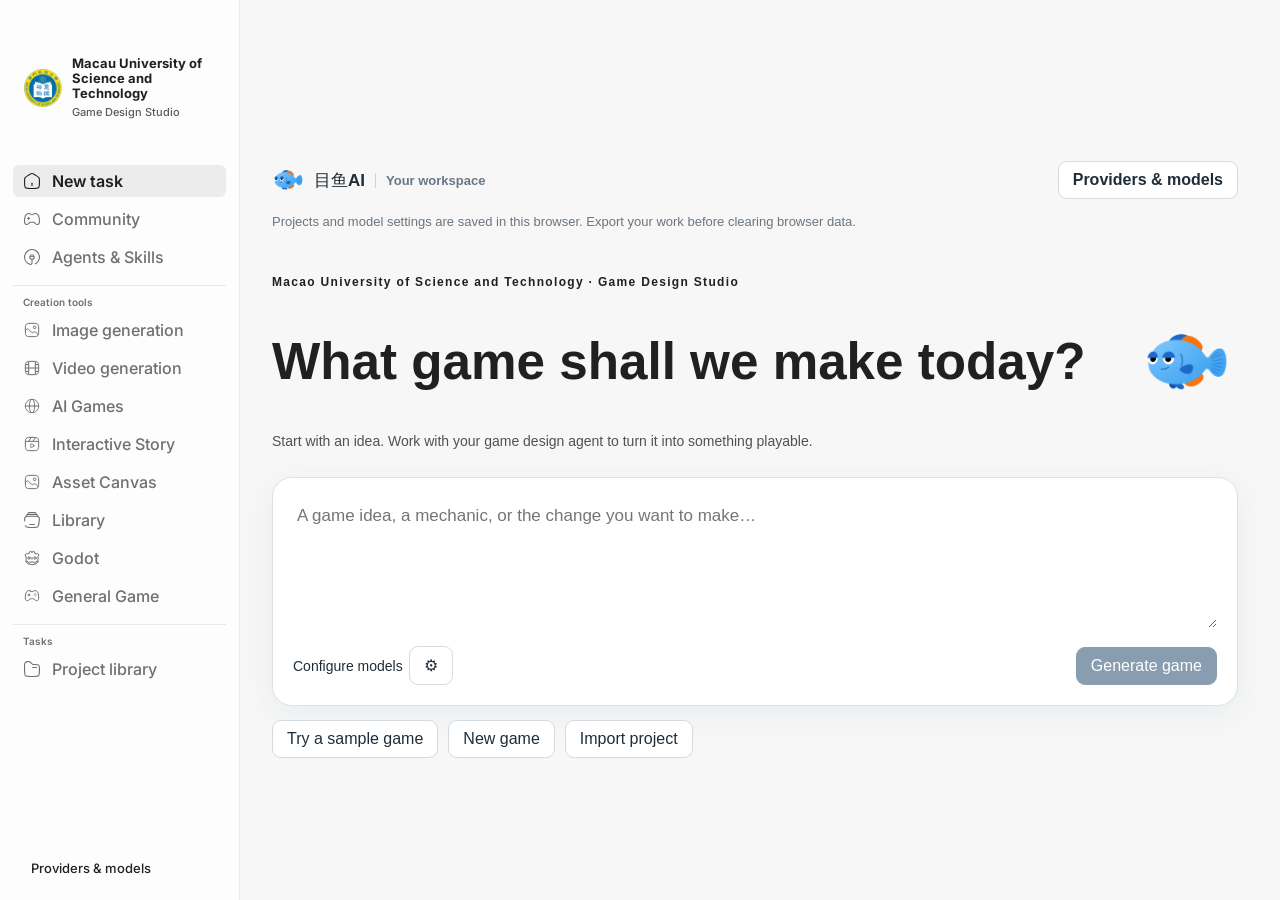
<file: index.html>
<!doctype html>
<html lang="en">
  <head>
    <meta charset="UTF-8" />
    <meta name="viewport" content="width=device-width, initial-scale=1.0" />
    <meta name="color-scheme" content="light dark" />
    <meta
      http-equiv="Content-Security-Policy"
      content="default-src 'self'; script-src 'self' 'wasm-unsafe-eval'; worker-src blob:; style-src 'self' 'unsafe-inline'; img-src 'self' data: blob: https:; media-src 'self' blob: https:; connect-src 'self' blob: https: http://127.0.0.1:* http://localhost:*; frame-src 'self' http://127.0.0.1:* http://*.localhost:* https:"
    />
    <link rel="icon" href="./assets/must-emblem-D4WMQjsO.png" />
    <title>游戏设计工作台 · 澳门科技大学</title>
    <script type="module" crossorigin src="./assets/main-7iNccKMS.js"></script>
    <link rel="modulepreload" crossorigin href="./assets/rolldown-runtime-BWaJ3C7D.js">
    <link rel="modulepreload" crossorigin href="./assets/modulepreload-polyfill-P2Xu9kJm.js">
    <link rel="modulepreload" crossorigin href="./assets/browser-BpU-2wEB.js">
    <link rel="modulepreload" crossorigin href="./assets/routes-DG3pL5CQ.js">
    <link rel="modulepreload" crossorigin href="./assets/alt-arrow-right-DlbzKBap.js">
    <link rel="modulepreload" crossorigin href="./assets/popover-placement-DlU3Ase2.js">
    <link rel="modulepreload" crossorigin href="./assets/model-selector-Bpk0OCTe.js">
    <link rel="modulepreload" crossorigin href="./assets/server-DgD10vWd.js">
    <link rel="modulepreload" crossorigin href="./assets/project-rename-dialog-DvIRrNh6.js">
    <link rel="modulepreload" crossorigin href="./assets/plugin-integration-CyDghyLM.js">
    <link rel="modulepreload" crossorigin href="./assets/clapperboard-df3dMGK7.js">
    <link rel="modulepreload" crossorigin href="./assets/project-types-CH-r0bnH.js">
    <link rel="modulepreload" crossorigin href="./assets/use-project-activity-CKjaUPak.js">
    <link rel="modulepreload" crossorigin href="./assets/window-drag-region-Bnw8W2hf.js">
    <link rel="modulepreload" crossorigin href="./assets/restart-C8be0IUO.js">
    <link rel="modulepreload" crossorigin href="./assets/playable-assets-QQJEd5J-.js">
    <link rel="modulepreload" crossorigin href="./assets/library-assets-CUI5qWaQ.js">
    <link rel="modulepreload" crossorigin href="./assets/audio-CXaQyiua.js">
    <link rel="modulepreload" crossorigin href="./assets/asset-canvas-BMfkxy_y.js">
    <link rel="modulepreload" crossorigin href="./assets/file-transfer-CCH0pCQT.js">
    <link rel="modulepreload" crossorigin href="./assets/format-bytes-DAQ0dko5.js">
    <link rel="modulepreload" crossorigin href="./assets/maximize-SvBGdBXU.js">
    <link rel="modulepreload" crossorigin href="./assets/pen-DUrtdaTX.js">
    <link rel="modulepreload" crossorigin href="./assets/godot-icon-PNoDkLOP.js">
    <link rel="modulepreload" crossorigin href="./assets/add-BTcO4Enp.js">
    <link rel="modulepreload" crossorigin href="./assets/upload-J294PAxw.js">
    <link rel="modulepreload" crossorigin href="./assets/agent-usage-B9nafeQ9.js">
    <link rel="modulepreload" crossorigin href="./assets/composer-capability-references-sDe-sCC7.js">
    <link rel="modulepreload" crossorigin href="./assets/studios-CT0BynNY.js">
    <link rel="modulepreload" crossorigin href="./assets/canvas-api-Cu4dC871.js">
    <link rel="modulepreload" crossorigin href="./assets/asset-canvas-quick-start-COtqTRbu.js">
    <link rel="modulepreload" crossorigin href="./assets/sidebar-page-uxkUE8uA.js">
    <link rel="modulepreload" crossorigin href="./assets/trash-bin-trash-Ceotq4QR.js">
    <link rel="modulepreload" crossorigin href="./assets/square-arrow-right-up-TRuA39g2.js">
    <link rel="modulepreload" crossorigin href="./assets/tuning-2-BdL5stmQ.js">
    <link rel="modulepreload" crossorigin href="./assets/canvas-chip-select-B6FY9vSC.js">
    <link rel="modulepreload" crossorigin href="./assets/cloud-quota-XBuo-odE.js">
    <link rel="modulepreload" crossorigin href="./assets/appearance-tUc7uDOS.js">
    <link rel="modulepreload" crossorigin href="./assets/error-boundary-CDkYQY62.js">
    <link rel="modulepreload" crossorigin href="./assets/desktop-close-guard-Cat4sEpw.js">
    <link rel="stylesheet" crossorigin href="./assets/window-drag-region-lXgMZ0rS.css">
    <link rel="stylesheet" crossorigin href="./assets/playable-assets-DK-9_zmF.css">
    <link rel="stylesheet" crossorigin href="./assets/studios-idWS401P.css">
    <link rel="stylesheet" crossorigin href="./assets/desktop-close-guard-Cu0uQ_w2.css">
    <link rel="stylesheet" crossorigin href="./assets/main-9XkkzM1u.css">
    <link rel="stylesheet" crossorigin href="./assets/plugin-builder-BHUrbbbb.css">
  </head>
  <body>
    <div id="root"></div>
  </body>
</html>
</file>
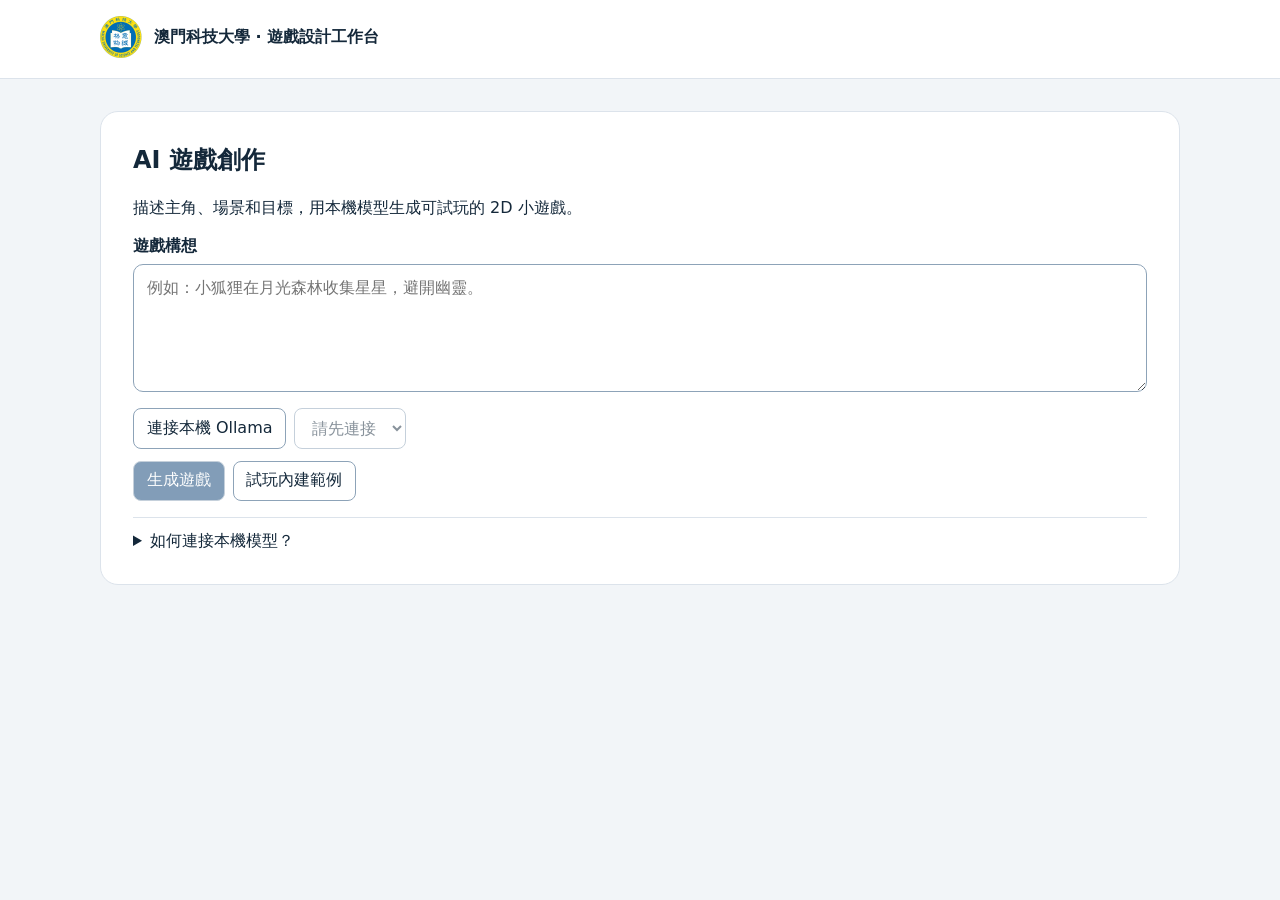
<file: play/index.html>
<!doctype html>
<html lang="zh-Hant">
<head>
<meta charset="utf-8">
<meta name="viewport" content="width=device-width, initial-scale=1">
<meta http-equiv="Content-Security-Policy" content="default-src 'none'; script-src 'self'; style-src 'self'; img-src 'self'; connect-src http://127.0.0.1:11434; base-uri 'none'; form-action 'none'; object-src 'none'">
<title>AI 遊戲創作 · 澳門科技大學</title>
<link rel="icon" href="../assets/must-emblem-D4WMQjsO.png">
<link rel="stylesheet" href="play.css">
<script type="module" src="play.js"></script>
</head>
<body>
<header><a href="../"><img src="../assets/must-emblem-D4WMQjsO.png" alt="" width="42" height="42">澳門科技大學 · 遊戲設計工作台</a></header>
<main>
<section class="panel">
<h1>AI 遊戲創作</h1>
<p>描述主角、場景和目標，用本機模型生成可試玩的 2D 小遊戲。</p>
<form id="generator">
<label for="idea">遊戲構想</label>
<textarea id="idea" maxlength="1500" required placeholder="例如：小狐狸在月光森林收集星星，避開幽靈。"></textarea>
<div class="actions"><button type="button" id="connect">連接本機 Ollama</button><select id="model" aria-label="本機模型" disabled><option>請先連接</option></select></div>
<div class="actions"><button class="primary" id="generate" type="submit" disabled>生成遊戲</button><button id="sample" type="button">試玩內建範例</button></div>
</form>
<p id="status" role="status"></p>
<details>
<summary>如何連接本機模型？</summary>
<p>安裝 <a href="https://ollama.com/download">Ollama</a> 並下載至少一個本機模型。若 Ollama 已在運行，先退出，再於終端機啟動。</p>
<p>macOS／Linux</p>
<pre><code>OLLAMA_HOST=127.0.0.1:11434 OLLAMA_ORIGINS=https://game.design.cab OLLAMA_NO_CLOUD=1 ollama serve</code></pre>
<p>Windows PowerShell</p>
<pre><code>$env:OLLAMA_HOST="127.0.0.1:11434"
$env:OLLAMA_ORIGINS="https://game.design.cab"
$env:OLLAMA_NO_CLOUD="1"
ollama serve</code></pre>
<p>回到網頁按「連接本機 Ollama」。瀏覽器若詢問本機網路存取，請選擇允許。</p>
</details>
</section>
<section class="panel" id="game" hidden>
<h2 id="title"></h2>
<p id="instructions"></p>
<canvas id="board" width="512" height="512" tabindex="0" aria-label="遊戲畫面，使用方向鍵移動"></canvas>
<p id="score" aria-live="polite"></p>
<div class="actions controls" aria-label="移動控制">
<button type="button" data-move="ArrowLeft" aria-label="向左">←</button><button type="button" data-move="ArrowUp" aria-label="向上">↑</button><button type="button" data-move="ArrowDown" aria-label="向下">↓</button><button type="button" data-move="ArrowRight" aria-label="向右">→</button><button type="button" id="restart">重玩</button>
</div>
</section>
</main>
</body>
</html>
</file>
<file: assets/window-drag-region-lXgMZ0rS.css>
.must-studio-shell .home-content-fitted{background:radial-gradient(at 74% 8%,#8eb5ff29,#0000 52%);padding-top:clamp(30px,12vh,116px)}.must-studio-shell .home-start{width:min(780px,100%)}.must-studio-intro{text-align:start;color:var(--text);justify-content:space-between;align-items:center;gap:22px;margin-bottom:18px;font-family:Avenir Next,PingFang SC,sans-serif;display:flex}.must-studio-eyebrow{letter-spacing:.11em;margin:0 0 10px;font-size:12px;font-weight:650}.home-start .must-studio-intro h1{color:inherit;text-align:start;margin:0 0 10px;font-family:inherit;font-size:clamp(27px,5vw,44px);font-weight:650;line-height:1.16}.must-studio-description{opacity:.77;margin:0;font-size:14px}.must-studio-symbol{background:repeating-radial-gradient(#0000 0 10px,#6e99ee48 11px 12px);border-radius:50%;flex:0 0 104px;place-items:center;height:96px;display:grid}.must-studio-actions{flex-wrap:wrap;align-items:center;gap:8px;margin:12px 0 0;display:flex}.must-studio-actions button,.must-studio-actions a{color:var(--text);background:0 0;border:1px solid #8292ad55;border-radius:999px;align-items:center;gap:6px;padding:7px 11px;font-size:12px;display:inline-flex}.must-studio-actions button{cursor:pointer}.must-studio-actions a{margin-inline-start:auto;text-decoration:none}.must-studio-actions :is(button,a):is(:hover,:focus-visible){background:#7498ee25;border-color:#698de5}@media (width<=620px){.must-studio-symbol{display:none}.must-studio-actions a{margin-inline-start:0}}.must-sidebar .home-sidebar-brand{gap:10px;height:auto;min-height:44px;margin-bottom:18px}.must-sidebar .home-sidebar-brand img{filter:none;opacity:1;flex:0 0 38px;width:38px;height:38px}.must-brand-text{gap:5px;display:grid}.must-brand-text strong{font-weight:680;line-height:1.15}.must-brand-text small{opacity:.73;font-size:11px;font-weight:500;line-height:1.2}.must-sidebar nav{gap:12px}.must-menu-group+.must-menu-group{border-top:1px solid #8292ad32;padding-top:10px}.must-menu-group .home-nav-label{margin:0 10px 3px}.must-studio-symbol{background:radial-gradient(circle,#eccb6221,#0000 74%)}.must-studio-symbol img{width:72px;height:72px;transform:none}:root[data-appearance=light] .must-sidebar .home-sidebar-brand img{filter:none}@media (width<=720px){.must-sidebar nav{gap:0}.must-menu-group{display:contents}}.must-media-composer{border:1px solid color-mix(in srgb, var(--text) 14%, transparent);background:var(--surface,Canvas);color:var(--text);text-align:start;border-radius:21px;padding:14px 15px 10px;display:grid;box-shadow:0 6px 22px #1d2d4811}.must-media-composer textarea{color:inherit;resize:vertical;width:100%;min-height:94px;font:inherit;background:0 0;border:0;padding:4px 3px}.must-media-toolbar{flex-wrap:wrap;align-items:center;gap:9px;display:flex}.must-media-toolbar :is(button,select),.must-media-reference button{color:inherit;font:inherit;background:0 0;border:0;border-radius:8px}.must-media-toolbar :is(button,select):enabled,.must-media-switch{cursor:pointer}.must-media-toolbar select{max-width:min(230px,100%);padding:5px;font-size:13px}.must-media-toolbar .must-media-add{place-items:center;padding:6px;display:grid}.must-media-toolbar .must-media-send{background:var(--text);width:36px;height:36px;color:var(--surface,Canvas);border-radius:50%;place-items:center;margin-inline-start:auto;display:grid}.must-media-toolbar button:disabled{opacity:.35}.must-media-switch{align-items:center;gap:6px;font-size:13px;display:inline-flex}.must-media-switch input{appearance:none;cursor:pointer;background:#7f8998;border-radius:20px;width:34px;height:20px;margin:0;position:relative}.must-media-switch input:checked{background:#386afb}.must-media-switch input:before{content:"";background:#fff;border-radius:50%;width:16px;position:absolute;inset:2px auto 2px 2px}.must-media-switch input:checked:before{transform:translate(14px)}.must-media-reference{align-items:center;gap:6px;padding:0 4px 6px;display:flex}.must-media-reference span{overflow-wrap:anywhere}.must-media-reference button{cursor:pointer}.must-media-notice{text-align:start;font-size:13px}.must-media-brand{background:0 0}.must-media-brand img{width:80px;height:80px}.must-pages-notice{text-align:start;background:#7498ee24;border-radius:9px;margin:16px 0 0;padding:9px 12px;font-size:13px}.must-pages-notice a{text-decoration:underline}.must-pages-toast{position:fixed;bottom:16px;right:16px}
</file>
<file: assets/playable-assets-DK-9_zmF.css>
*{box-sizing:border-box}html,body,#root{width:100%;height:100%;margin:0}.playable-player{color:#f2f3f5;background:#090a0c;place-items:center;width:100%;min-width:0;height:100%;min-height:0;display:grid;overflow:hidden}.playable-player-stage{background:#111318;position:relative;overflow:hidden}.playable-player-canvas{transform-origin:0 0}.playable-player-frame{background:0 0;border:0;width:100%;height:100%;display:block}.playable-player-status{color:#aeb2ba;text-align:center;background:#111318;place-items:center;padding:24px;font:12px/1.5 system-ui,sans-serif;display:grid;position:absolute;inset:0}.playable-player-status.is-error{color:#ffc7c7}.playable-player-page{color:#fff;background:#090a0c;width:100vw;height:100dvh;font-family:Inter,system-ui,sans-serif;display:grid;overflow:hidden}.playable-player-page-state{color:#a5a7ad;text-align:center;place-items:center;min-width:0;min-height:0;padding:32px;font-size:12px;display:grid}.playable-thumbnail-page{width:100vw;height:100vh}
</file>
<file: assets/studios-idWS401P.css>
.home-nav-icon-godot{-webkit-mask-image:url("data:image/svg+xml,%3csvg%20xmlns='http://www.w3.org/2000/svg'%20viewBox='0%200%2024%2024'%20fill='none'%20stroke='currentColor'%20stroke-width='1.5'%20stroke-linecap='round'%20stroke-linejoin='round'%3e%3cpath%20d='M3%2010%201.5%207.5%204%205l2%201%202-1-.2-2%203-1%201%202h.4l1-2%203%201-.2%202%202%201%202-1%202.5%202.5L21%2010v7c0%203-4%205-9%205s-9-2-9-5Z'/%3e%3ccircle%20cx='7.5'%20cy='12'%20r='1.75'/%3e%3ccircle%20cx='16.5'%20cy='12'%20r='1.75'/%3e%3cpath%20d='M12%2011v3M3%2017l3%20.3.2%202%203%20.2.3-1.5h5l.3%201.5%203-.2.2-2%203-.3'/%3e%3c/svg%3e");mask-image:url("data:image/svg+xml,%3csvg%20xmlns='http://www.w3.org/2000/svg'%20viewBox='0%200%2024%2024'%20fill='none'%20stroke='currentColor'%20stroke-width='1.5'%20stroke-linecap='round'%20stroke-linejoin='round'%3e%3cpath%20d='M3%2010%201.5%207.5%204%205l2%201%202-1-.2-2%203-1%201%202h.4l1-2%203%201-.2%202%202%201%202-1%202.5%202.5L21%2010v7c0%203-4%205-9%205s-9-2-9-5Z'/%3e%3ccircle%20cx='7.5'%20cy='12'%20r='1.75'/%3e%3ccircle%20cx='16.5'%20cy='12'%20r='1.75'/%3e%3cpath%20d='M12%2011v3M3%2017l3%20.3.2%202%203%20.2.3-1.5h5l.3%201.5%203-.2.2-2%203-.3'/%3e%3c/svg%3e")}.home-nav-symbol{flex:0 0 16px;place-items:center;width:16px;height:16px;display:grid}.home-nav-item-active .home-nav-symbol{color:var(--home-accent)}.game-studio-home{min-width:0}.studio-section-heading{justify-content:space-between;align-items:center;gap:12px;min-height:28px;margin-bottom:12px;display:flex}.studio-section-heading h2{color:var(--text);margin:0;font-size:14px;font-weight:600}.studio-text-link{min-height:28px;color:var(--text-muted);font:inherit;cursor:pointer;background:0 0;border:0;align-items:center;gap:6px;padding:0;font-size:12px;text-decoration:none;display:inline-flex}.studio-text-link:hover{color:var(--text)}.studio-projects,.studio-examples{--project-shelf-columns:4;--project-shelf-gap:16px;container:project-shelf/inline-size}.studio-projects{width:100%;max-width:1096px;margin:48px auto 0}.studio-project-grid{grid-template-columns:repeat(var(--project-shelf-columns), minmax(0, 1fr));gap:var(--project-shelf-gap);display:grid}.studio-project-grid>:is(.project-card,.studio-project-skeleton){width:100%;max-width:262px}.studio-project-grid .project-card{min-height:0}.studio-project-grid .project-card-actions{top:auto;bottom:0;right:0}.studio-project-grid .project-card-meta{padding-right:38px}.studio-project-skeleton{background:var(--surface-hover);border-radius:6px;min-height:170px}.studio-examples .home-whats-new-grid{grid-template-columns:repeat(var(--project-shelf-columns), minmax(0, 1fr));gap:var(--project-shelf-gap)}.studio-examples .home-explore-card{width:100%;max-width:262px}.studio-examples .home-whats-new-item{background:0 0;border-radius:0;height:auto;min-height:0}.studio-examples .home-whats-new-icon{aspect-ratio:252/142;border-radius:8px}.studio-examples .home-whats-new-copy{flex-direction:column;align-items:flex-start;gap:2px;width:100%;padding:10px 0 0}.studio-examples .home-whats-new-copy strong{max-width:100%;font-size:15px;font-weight:500;line-height:18px}.home-recent .home-section-heading,.home-explore .home-section-heading{margin-bottom:12px}.home-content-fitted .home-explore{margin-top:28px}.projects-type-filter{border:1px solid var(--search-border);background:var(--surface);min-width:0;max-width:160px;height:34px;color:var(--text-secondary);font:inherit;border-radius:6px;padding:0 10px;font-size:11px}.projects-controls,.projects-controls .projects-search{min-width:0}@media (width<=720px){.home-shell:has(>.home-sidebar>nav[aria-label=Main\ navigation]){grid-template-rows:52px minmax(0,1fr);grid-template-columns:minmax(0,1fr)}.home-sidebar:has(>nav[aria-label=Main\ navigation]){flex-direction:row;min-width:0}.home-sidebar>nav[aria-label=Main\ navigation]{scrollbar-width:none;flex-direction:row;flex:1;align-items:center;min-width:0;overflow-x:auto}.home-sidebar:has(>nav[aria-label=Main\ navigation]) .home-sidebar-header-spacer{display:none}.home-nav-item{flex:none}.studio-projects,.studio-examples{--project-shelf-gap:12px}.projects-controls{flex-wrap:wrap}.projects-controls .projects-search{flex:140px;width:auto}.projects-type-filter{flex:0 150px}}@media (width<=460px){.home-sidebar .home-nav-item{justify-content:center;min-width:36px;min-height:36px;position:relative}.home-sidebar .home-nav-item :is(.home-nav-icon,.home-nav-symbol){clip:auto;width:16px;height:16px;position:static;overflow:visible}}@container project-shelf (width<=817px){.studio-section-heading,.studio-project-grid,.home-whats-new-grid{--project-shelf-columns:3}.studio-project-grid .project-card-details{grid-template-columns:auto minmax(0,1fr);display:grid}.studio-project-grid .project-card-details i{display:none}.studio-project-grid .project-card-time{grid-column:1/-1}}@container project-shelf (width<=540px){.studio-section-heading,.studio-project-grid,.home-whats-new-grid{--project-shelf-columns:2}}
</file>
<file: assets/desktop-close-guard-Cu0uQ_w2.css>
.canvas-notice{border:1px solid var(--border);border-radius:var(--radius);background:var(--surface-raised);color:var(--text-secondary);flex-shrink:0;align-items:flex-start;gap:8px;padding:8px 10px;font-size:11px;line-height:1.5;display:flex}.canvas-notice-dot{background:var(--text-muted);border-radius:50%;flex-shrink:0;width:5px;height:5px;margin-top:6px}.canvas-notice.is-error .canvas-notice-dot{background:var(--danger)}.canvas-notice.is-warning .canvas-notice-dot{background:var(--warning)}.canvas-notice-content{overflow-wrap:anywhere;flex:1;min-width:0}.canvas-notice-feedback{color:var(--text-muted);margin-top:3px;display:block}.canvas-notice-content details{color:var(--text-muted);margin-top:3px}.canvas-notice-content summary{cursor:pointer}.canvas-notice-content details>div{white-space:pre-wrap;max-height:140px;margin-top:4px;overflow:auto}.canvas-notice>button{border:1px solid var(--border);min-height:22px;color:var(--text-secondary);cursor:pointer;background:0 0;border-radius:4px;flex-shrink:0;justify-content:center;align-items:center;gap:4px;padding:2px 7px;display:inline-flex}.canvas-notice>button:hover{background:var(--surface-hover);color:var(--text)}.canvas-notice>button:disabled{opacity:.6;cursor:wait}.canvas-notice>.canvas-notice-close{width:22px;color:var(--text-muted);border-color:#0000;padding:0}.desktop-close-content{display:contents}.desktop-close-status,.desktop-close-notice{z-index:1500;max-width:min(460px,100% - 32px);position:fixed;bottom:20px;left:50%;transform:translate(-50%)}.desktop-close-status{border:1px solid var(--border);border-radius:var(--radius);background:var(--surface-raised);color:var(--text-secondary);align-items:center;gap:6px;padding:8px 12px;font-size:12px;display:flex}.interactive-story-workspace:not([hidden]) .interactive-story-canvas{anchor-name:--desktop-close-canvas}body:has(.interactive-story-workspace:not([hidden])) .desktop-close-status{position-anchor:--desktop-close-canvas;bottom:auto;top:calc(anchor(top) + 16px);left:anchor(center)}
</file>
<file: assets/main-9XkkzM1u.css>
.guest-workspace{color:#202d38;background:#f7f8fa;min-height:100dvh}.guest-content{width:100%;max-width:1500px;padding:26px clamp(20px,4vw,64px) 64px;overflow:visible}.guest-topbar{justify-content:space-between;align-items:center;gap:16px;font-weight:650;display:flex}.guest-workspace button,.guest-workspace input,.guest-workspace select,.guest-workspace textarea{font:inherit}.guest-content button{cursor:pointer;color:inherit;background:#fff;border:1px solid #d3dbe3;border-radius:9px;padding:9px 14px}.guest-content button:hover{background:#f1f5f8;border-color:#69849d}.guest-content button:disabled{cursor:default;opacity:.5}.guest-content .guest-primary{color:#fff;background:#143f63;border-color:#143f63}.guest-content .guest-primary:hover{background:#0a2d4b}.guest-privacy{color:#6a7580;margin:12px 0 42px;font-size:13px;line-height:1.7}.guest-content .must-studio-intro{margin:0 0 28px}.guest-content .must-studio-intro h1{font-size:clamp(28px,4vw,52px)}.guest-heading{margin-bottom:26px}.guest-heading h1{font-size:clamp(28px,3vw,44px)}.guest-heading p{color:#687786;line-height:1.7}.guest-composer{background:#fff;border:1px solid #dce2e7;border-radius:20px;padding:20px;box-shadow:0 8px 32px #173b5810}.guest-composer textarea{resize:vertical;width:100%;min-height:130px;color:inherit;box-sizing:border-box;background:0 0;border:0;padding:4px;font-size:17px;line-height:1.7}.guest-toolbar{flex-wrap:wrap;align-items:center;gap:10px;margin:14px 0;display:flex}.guest-composer .guest-toolbar{justify-content:space-between;margin-bottom:0}.guest-settings{max-width:760px}.guest-settings h1{margin-bottom:28px}.guest-settings label,.guest-video-job label{margin:20px 0 8px;font-size:14px;font-weight:600;display:block}.guest-settings input,.guest-settings select,.guest-video-job input{box-sizing:border-box;width:100%;color:inherit;background:#fff;border:1px solid #cbd4dd;border-radius:9px;margin-top:8px;padding:11px 12px;display:block}.guest-settings p{color:#657282;font-size:14px;line-height:1.8}.guest-settings details{border-top:1px solid #dce2e7;margin-top:28px;padding:20px 0}.guest-settings summary{cursor:pointer;line-height:1.7}.guest-settings pre{background:#e9eef3;border-radius:8px;padding:14px;font-size:13px;overflow:auto}.guest-preview{background:#fff;border:1px solid #d8e0e7;border-radius:16px;margin-top:28px;overflow:hidden}.guest-preview header{border-bottom:1px solid #e0e5ea;padding:16px 20px}.guest-preview h2{overflow-wrap:anywhere;margin:0;font-size:18px}.guest-preview iframe{background:#fff;border:0;width:100%;height:620px;display:block}.guest-preview img,.guest-preview video{max-width:100%;max-height:650px;margin:0 auto;display:block}.guest-source{box-sizing:border-box;color:#d9e9f5;background:#112737;border:0;width:100%;min-height:500px;padding:20px;font:13px/1.6 monospace!important}.guest-brief{white-space:pre-wrap;line-height:1.8;font:inherit;padding:22px}.guest-status{white-space:pre-wrap;overflow-wrap:anywhere;background:#eaf0f5;border-left:3px solid #527e9e;padding:12px 18px;line-height:1.7}.guest-projects{grid-template-columns:repeat(auto-fill,minmax(220px,1fr));gap:18px;margin-top:24px;display:grid}.guest-content .guest-project{text-align:left;flex-direction:column;align-items:flex-start;gap:10px;min-height:175px;padding:24px;display:flex}.guest-project strong{overflow-wrap:anywhere}.guest-project span:last-child{color:#71808e;font-size:12px}.guest-project-kind{color:#45728f;font-size:32px}.guest-video-job{flex-wrap:wrap;align-items:end;gap:10px;display:flex}.guest-video-job label{flex:1}.guest-video-job button{margin-bottom:8px}.guest-workspace .home-sidebar-account{gap:8px;padding:12px}.guest-workspace .home-sidebar-account button{cursor:pointer;text-align:left;color:inherit;background:0 0;border:0;font-size:13px}.guest-workspace :focus-visible{outline-offset:3px;outline:2px solid #246da2}.sr-only{clip:rect(0,0,0,0);width:1px;height:1px;position:absolute;overflow:hidden}@media (width<=720px){.guest-content{padding:18px 16px 40px}.guest-privacy{margin-bottom:24px}.guest-preview iframe{height:70vh;min-height:400px}.guest-topbar{font-size:14px}.guest-preview header{padding:12px}}.guest-agent-cards{grid-template-columns:repeat(3,minmax(0,1fr));gap:12px;margin:20px 0 28px;display:grid}.guest-agent-cards button{padding:20px 10px;font-size:17px;font-weight:650}.guest-agent-cards button[aria-pressed=true]{color:#12456c;background:#e9f2fa;border-color:#245e8b;box-shadow:inset 0 0 0 1px #245e8b}.guest-agent-setup{background:#f0f5f9;border:1px solid #d4e1eb;border-radius:12px;margin:20px 0;padding:18px 22px}.guest-settings .guest-agent-setup pre{white-space:pre-wrap;overflow-wrap:anywhere;background:#fff}.guest-download{color:#fff;background:#153f62;border-radius:8px;padding:10px 16px;font-weight:650;text-decoration:none;display:inline-block}.guest-model-picker{align-items:center;gap:6px;max-width:75%;display:flex;overflow:hidden}.guest-model-picker select{font:inherit;color:inherit;background:#fff;border:1px solid #d1dbe4;border-radius:8px;min-width:0;max-width:100%;padding:9px}.guest-model-picker span{text-overflow:ellipsis;white-space:nowrap;font-size:14px;overflow:hidden}.guest-settings h2{margin:24px 0 0;font-size:18px}@media (width<=520px){.guest-agent-cards{grid-template-columns:1fr;gap:8px}.guest-agent-cards button{padding:12px}.guest-model-picker{max-width:100%}}.guest-partner-brand{flex-wrap:wrap;align-items:center;gap:10px;display:flex}.guest-partner-brand img{object-fit:contain}.guest-partner-brand strong{white-space:nowrap;font-size:17px}.guest-partner-brand>span{color:#687786;border-left:1px solid #cbd4dd;padding-left:10px;font-size:13px}.guest-media-mark{float:right;object-fit:contain;margin:0 0 16px 20px}.guest-workspace .must-studio-symbol{background:0 0}.guest-workspace .must-studio-symbol img{object-fit:contain;width:90px;height:90px}.onboarding{background:var(--canvas);height:100dvh;min-height:0;color:var(--text);flex-direction:column;align-items:center;padding:28px 32px;display:flex;position:relative;overflow-y:auto}:root[data-appearance=light] .onboarding{--canvas:#fff}:root[data-appearance=light] .desktop-window-frame:has(.onboarding){--window-chrome-background:#fff}.desktop-window-content>.onboarding{height:100%}.onboarding-welcome-static{--onboarding-intro-duration:0s}.onboarding button{cursor:pointer;justify-content:center;align-items:center;gap:8px;font-family:inherit;display:inline-flex}.onboarding button:disabled{cursor:default}body:has(.onboarding) :is(input,select,textarea):is(:focus,:focus-visible){box-shadow:none;outline:none}.onboarding-text-button{border-radius:var(--radius);min-height:32px;color:var(--text-muted);background:0 0;border:0;padding:6px 10px;font-size:12px;font-weight:400}.onboarding-text-button:hover:not(:disabled){background:var(--menu-hover);color:var(--text)}.onboarding-content{text-align:center;flex-direction:column;flex:1 0 auto;justify-content:center;align-items:center;width:min(100%,520px);padding:68px 0;display:flex}.onboarding:not(.onboarding-welcome)>:is(.onboarding-content,.onboarding-footer){animation:.24s cubic-bezier(.2,.7,.3,1) backwards onboarding-step-enter}@keyframes onboarding-step-enter{0%{opacity:0;transform:translateY(8px)}to{opacity:1;transform:none}}.onboarding h1{letter-spacing:0;outline:none;margin:0;font-family:"Jersey 20",Inter,sans-serif;font-size:40px;font-weight:400;line-height:1}.onboarding-lede{max-width:400px;color:var(--text-secondary);text-wrap:balance;margin:14px 0 0;font-size:14px;line-height:1.5}.onboarding-demo{pointer-events:none;width:min(100%,400px);height:64px;animation:onboarding-demo-position var(--onboarding-intro-duration) ease both;--demo-duration:var(--onboarding-intro-duration,5.2s);--demo-ground:color-mix(in srgb, #82937a 44%, var(--canvas));--demo-tree:color-mix(in srgb, var(--text) 22%, var(--demo-ground));position:relative}.onboarding-demo>svg{width:100%;height:auto;position:absolute;inset:0;overflow:visible}.onboarding-demo-play{animation:onboarding-demo-play var(--demo-duration) ease both}.onboarding-demo-world{transform-origin:140px 86px;animation:onboarding-demo-brand var(--demo-duration) ease both;transform:translate(-68px,-54px)scale(.333333)}.onboarding-demo-play :is(.onboarding-demo-base,.onboarding-demo-scenery){opacity:0;transform-origin:140px 86px;animation:onboarding-demo-gather var(--demo-duration) ease both}.onboarding-demo-play .onboarding-demo-morph{fill:var(--text);animation:onboarding-demo-morph var(--demo-duration) ease both}.onboarding-demo-logo-details{fill:var(--canvas);animation:onboarding-demo-logo-details var(--demo-duration) ease both}.onboarding-demo-wordmark{fill:var(--text);animation:onboarding-demo-wordmark var(--demo-duration) ease both;font-size:24px;font-weight:500}.onboarding-demo-shadow{fill:var(--text);opacity:.035}.onboarding-demo-earth{fill:color-mix(in srgb, #8c8173 40%, var(--canvas))}.onboarding-demo-terrain{transform-origin:164px 70px;animation:onboarding-demo-terrain var(--demo-duration) ease both}.onboarding-demo-hill{fill:color-mix(in srgb, #a4b294 48%, var(--canvas))}.onboarding-demo-path{fill:none;stroke:color-mix(in srgb, #e0d6bc 70%, var(--canvas));stroke-width:13px;stroke-linecap:round;stroke-dasharray:180;animation:onboarding-demo-path var(--demo-duration) ease both}.onboarding-demo-trunk{stroke:var(--demo-tree);stroke-width:3px;stroke-linecap:round}.onboarding-demo-tree{fill:var(--demo-tree)}.onboarding-demo-tree-top{fill:color-mix(in srgb, var(--demo-tree) 85%, var(--canvas))}.onboarding-demo-tree-piece{transform-box:fill-box;transform-origin:bottom;animation:onboarding-demo-grow .65s var(--tree-delay) ease both}.onboarding-demo-stones{fill:color-mix(in srgb, var(--text-secondary) 40%, var(--canvas));transform-origin:140px 86px;animation:onboarding-demo-stones var(--demo-duration) ease both}@keyframes onboarding-demo-position{0%,54%{height:180px;transform:translateY(52px)}78%,to{height:64px;transform:translateY(0)}}@keyframes onboarding-demo-brand{0%{transform:translateY(6px)rotate(-4deg)scale(.92)}24%{transform:translateY(-2px)rotate(2deg)scale(1.02)}48%,56%{transform:translate(0)scale(1)}78%,to{transform:translate(-68px,-54px)scale(.333333)}}@keyframes onboarding-demo-play{0%{opacity:0;transform:translateY(8px)scale(.96)}18%,to{opacity:1;transform:translateY(0)scale(1)}}@keyframes onboarding-demo-gather{0%,54%{opacity:1;transform:scale(1)}66%,to{opacity:0;transform:scale(.65)}}@keyframes onboarding-demo-morph{0%,56%{d:var(--demo-island-outline);fill:var(--demo-ground)}74%,to{d:var(--demo-logo-outline);fill:var(--text)}}@keyframes onboarding-demo-logo-details{0%,67%{opacity:0}78%,to{opacity:1}}@keyframes onboarding-demo-wordmark{0%,72%{opacity:0;visibility:hidden;transform:translateY(4px)}73%{opacity:0;visibility:visible;transform:translateY(4px)}82%,to{opacity:1;visibility:visible;transform:translateY(0)}}@keyframes onboarding-demo-grow{0%{opacity:0;transform:scale(.6)}to{opacity:1;transform:scale(1)}}@keyframes onboarding-demo-terrain{0%,10%{opacity:0;transform:translateY(10px)scale(.85)}28%{opacity:1;transform:translateY(0)scale(1)}46%,to{opacity:1;transform:translateY(-4px)scale(1)}}@keyframes onboarding-demo-path{0%,14%{opacity:0;stroke-dashoffset:180px}18%{opacity:1;stroke-dashoffset:180px}42%,to{opacity:1;stroke-dashoffset:0}}@keyframes onboarding-demo-stones{0%,22%{opacity:0;transform:translateY(4px)scale(.8)}40%,to{opacity:1;transform:translateY(0)scale(1)}}.onboarding h1.onboarding-welcome-title{animation:onboarding-welcome-title var(--onboarding-intro-duration) ease both;margin-top:24px}.onboarding-welcome :is(.onboarding-footer,.onboarding-progress){animation:onboarding-welcome-actions var(--onboarding-intro-duration) ease both}@keyframes onboarding-welcome-title{0%,83%{opacity:0;visibility:hidden;transform:translateY(8px)}84%{opacity:0;visibility:visible;transform:translateY(8px)}92%,to{opacity:1;visibility:visible;transform:translateY(0)}}@keyframes onboarding-welcome-actions{0%,93%{opacity:0;visibility:hidden;transform:translateY(4px)}94%{opacity:0;visibility:visible;transform:translateY(4px)}to{opacity:1;visibility:visible;transform:translateY(0)}}.onboarding .settings-provider-mark{border-radius:4px;flex:none;width:20px;height:20px}.onboarding .settings-provider-mark img{object-fit:contain;width:100%;height:100%;display:block}.onboarding .settings-toggle input:focus-visible+span{outline:2px solid var(--focus-ring);outline-offset:3px}.onboarding-ready,.onboarding-status{color:var(--text-secondary);justify-content:center;align-items:center;gap:7px;margin:16px 0 0;font-size:12px;display:flex}.onboarding-ready strong{color:var(--text);font-weight:inherit}.onboarding-ready-provider{color:var(--text-muted);white-space:nowrap;align-items:center;gap:4px;display:inline-flex}.onboarding-ready-provider .settings-provider-mark{width:14px;height:14px}.onboarding-model-select{min-width:0;display:inline-flex}.onboarding-model-select .canvas-chip{border-radius:var(--radius);max-width:min(260px,55vw);height:28px;color:var(--text);font:inherit;background:0 0;border:0;padding:4px 6px}.onboarding-model-select .canvas-chip:hover:not(:disabled){background:var(--menu-hover)}.onboarding-feedback{max-width:440px;margin-top:20px}.onboarding-error{color:var(--danger);overflow-wrap:anywhere;margin:0;font-size:13px;line-height:1.6}.onboarding-footer{flex-direction:column;flex:none;align-items:center;gap:8px;margin-bottom:32px;display:flex}.onboarding-connect .onboarding-footer{flex-direction:row;gap:16px}:is(.onboarding-connect,.onboarding-media)>.onboarding-content{flex:auto;justify-content:flex-start;min-height:0;padding:clamp(40px,10dvh,72px) 0 24px}.onboarding-agents{text-align:left;flex-direction:column;flex:auto;width:min(100%,400px);min-height:0;margin-top:24px;display:flex}.onboarding-connect:has(.onboarding-agent-options)>.onboarding-content{justify-content:center}.onboarding-connect:has(.onboarding-agent-options) .onboarding-agents{flex:none}.onboarding-section-heading,.onboarding-provider-heading{color:var(--text-muted);font-size:12px}.onboarding-section-heading{flex:none;justify-content:space-between;align-items:center;min-height:28px;margin-bottom:8px;padding-left:4px;display:flex}.onboarding-agent-options{overscroll-behavior-x:contain;scrollbar-width:none;flex:none;gap:8px;margin:-2px;padding:2px;display:flex;overflow-x:auto}.onboarding-agent-options::-webkit-scrollbar{display:none}.onboarding-agent-actions{align-items:center;gap:4px;display:flex}.onboarding .onboarding-agent-option{border-radius:var(--radius);min-width:0;color:var(--text);background:0 0;border:0;flex-direction:column;flex:0 0 calc(25% - 6px);justify-content:flex-start;gap:6px;padding:12px 6px;font-size:13px}.onboarding-agent-option:hover:not(:disabled){background:var(--menu-hover)}.onboarding-agent-title{justify-content:center;align-items:center;width:100%;height:28px;display:flex;position:relative}.onboarding-agent-title .settings-provider-mark{width:24px;height:24px}.onboarding-agent-title>svg{position:absolute;left:calc(50% + 17px)}.onboarding-agent-option>span:not(.onboarding-agent-title){line-height:18px}.onboarding-agent-option small{min-height:14px;color:var(--text-muted);font-size:11px;line-height:14px}.onboarding-agent-ready{color:var(--success)}.onboarding-agent-config{flex-direction:column;flex:auto;min-height:0;margin-top:24px;display:flex}.onboarding-selected-agent{flex:none;justify-content:space-between;align-items:center;min-height:40px;padding:0 4px;font-size:13px;display:flex}.onboarding-selected-agent>span{align-items:center;gap:8px;display:inline-flex}.onboarding-provider-heading{padding-left:4px}.onboarding-agent-config .onboarding-picker{flex-direction:column;flex:auto;width:100%;min-height:0;margin-top:8px;display:flex}.onboarding-connect .onboarding-provider-list{flex:auto;min-height:0;max-height:none}.onboarding-agent-hint{color:var(--text-muted);margin:0;font-size:12px;line-height:1.6}.onboarding-agents-hint{flex:none;margin-top:12px}.onboarding-agent-install-actions{flex:none;align-items:center;gap:16px;margin-top:12px;display:flex}.onboarding-agent-install-actions .onboarding-text-button{background:0 0;padding-inline:0}.onboarding-connected{color:var(--success);align-self:center}.onboarding-agent-login{color:var(--text-secondary);overflow-wrap:anywhere;margin-top:8px;font-size:12px}.onboarding-agent-login p{margin:0 0 8px}.onboarding-agents .onboarding-error{margin-top:8px}.onboarding-connect .onboarding-ready{flex-wrap:wrap;flex:none;justify-content:center;max-width:100%}section.onboarding-media{text-align:left;flex-direction:column;flex:auto;width:min(100%,400px);min-height:0;margin-top:24px;display:flex}.onboarding-media-toolbar{gap:8px;margin-bottom:12px;display:flex}.onboarding-media-filters{flex:1;gap:8px;min-width:0;display:flex}.onboarding-media-filters button{flex:1}.onboarding-media-filters [aria-pressed=true]{background:var(--settings-row-surface-emphasis);color:var(--text)}section.onboarding-media .onboarding-provider-list{flex:auto;min-height:0;max-height:none}.onboarding-media-detail{text-align:left;width:min(100%,460px);max-height:48dvh;margin-top:24px;overflow-y:auto}.onboarding-media-detail .settings-panel{background:0 0;border:0;min-height:0;padding:8px}.onboarding-media-custom h2{margin:0 4px 16px;font-size:16px;font-weight:500}.onboarding-media-custom .custom-provider-form{width:100%;max-height:none;box-shadow:none;background:0 0;border:0;border-radius:0}.onboarding-icon-button{flex:none;width:32px;height:32px;padding:0}.onboarding .onboarding-skip-button,.onboarding .onboarding-skip-button:hover:not(:disabled){background:0 0;padding-inline:0}.onboarding-progress{flex:none;gap:6px;margin-top:16px;display:flex}.onboarding-progress>button{border-radius:var(--radius);background:0 0;border:0;width:28px;height:24px;padding:0}.onboarding-progress>button:after{content:"";background:var(--border);border-radius:2px;width:100%;height:3px}.onboarding-progress>.is-current:after,.onboarding-progress>button:hover:not(:disabled):after{background:var(--text-secondary)}.onboarding-primary-button{border-radius:var(--radius);background:var(--settings-row-surface-emphasis);min-height:36px;color:var(--text);border:0;padding:8px 18px;font-size:13px;font-weight:500}.onboarding-primary-button:hover:not(:disabled){background:var(--menu-hover)}.onboarding-primary-button:disabled{opacity:.55}.onboarding-auth{text-align:left;width:min(100%,360px);margin-top:28px}.onboarding-auth .settings-form-actions,.onboarding-auth .settings-detail-status{justify-content:center}.onboarding-auth .settings-detail-hint{overflow-wrap:anywhere}.onboarding-auth .settings-search-input{border:0;border-bottom:1px solid var(--search-border);box-shadow:none;background:0 0;border-radius:0;padding-inline:4px}.onboarding-auth .settings-primary-button{background:var(--settings-row-surface-emphasis);color:var(--text)}.onboarding-auth .settings-secondary-button{background:0 0}.onboarding-auth .settings-primary-button:hover:not(:disabled),.onboarding-auth .settings-secondary-button:hover:not(:disabled){background:var(--menu-hover);color:var(--text)}.onboarding-picker{width:min(100%,400px);margin-top:24px}.onboarding-search-row{border-bottom:1px solid var(--search-border);align-items:center;gap:8px;display:flex}.onboarding-add-provider{flex:none;width:32px;height:32px;padding:0}.onboarding-search{min-width:0;color:var(--text-muted);flex:1;align-items:center;gap:8px;padding:8px 4px;display:flex}.onboarding-search input{width:100%;min-width:0;color:var(--text);font:inherit;background:0 0;border:0;padding:0;font-size:13px}.onboarding-provider-list{max-height:240px;margin-top:10px;overflow-y:auto}.onboarding-provider-row{text-align:left;justify-content:space-between;align-items:center;gap:12px;min-height:40px;display:flex}.onboarding-provider-row>span{align-items:center;gap:10px;padding-left:4px;font-size:13px;display:flex}.onboarding-provider-row>div{flex:none;align-items:center;min-height:32px;display:flex}.onboarding .onboarding-more-providers{width:100%;min-height:36px;color:var(--text-secondary);align-items:center;gap:4px;padding-left:4px;font-size:12px;display:flex}.onboarding-more-providers small{color:var(--text-muted);font-size:inherit}.onboarding-custom .onboarding-content{flex:1;justify-content:flex-start;min-height:0;padding:64px 0 24px}.onboarding.onboarding-custom .project-settings-dialog.custom-provider-form{width:min(100%,440px);min-height:0;max-height:none;box-shadow:none;text-align:left;background:0 0;border:0;border-radius:0;flex:1;margin-top:24px}.onboarding .custom-provider-form>form{flex:1}.onboarding .custom-provider-form .custom-provider-dialog-body{align-content:start;padding:0 4px 16px}.onboarding .custom-provider-form :is(input:not([type=checkbox]),select,textarea){border:0;border-bottom:1px solid var(--search-border);box-shadow:none;background:0 0;border-radius:0;padding-inline:4px;font-family:inherit}.onboarding .custom-provider-form .custom-provider-model-picker{border:0;padding-top:4px}.onboarding .custom-provider-form .custom-provider-model-empty{border:0;padding:4px 0}.onboarding .custom-provider-form .custom-provider-model-results{border:0}.onboarding .custom-provider-form .custom-provider-model-search{background:0 0;border-radius:0;padding-left:0}.onboarding .custom-provider-form .custom-provider-manual-fields{background:0 0;padding-inline:0}.onboarding .custom-provider-form footer{border:0;padding:12px 0 0}.onboarding .custom-provider-form footer button{color:var(--text-muted);background:0 0}.onboarding .custom-provider-form footer .project-settings-submit{background:var(--settings-row-surface-emphasis);color:var(--text)}.onboarding .custom-provider-form footer button:hover:not(:disabled){background:var(--menu-hover);color:var(--text)}.onboarding-loading{justify-content:center}@media (width<=560px){.onboarding{padding:20px}.onboarding h1{font-size:36px}.onboarding-provider-row{flex-wrap:wrap}}@media (width<=439px){.onboarding .onboarding-agent-option{flex-basis:calc(33.3333% - 5.33333px)}}.onboarding-arrival{z-index:1000;background:var(--canvas);color:var(--text);animation:onboarding-arrival-exit var(--arrival-duration) ease both;place-items:center;display:grid;position:fixed;inset:0}.onboarding-arrival>.window-drag-region{position:absolute}:root[data-appearance=light] .onboarding-arrival{background:#fff}.onboarding-arrival h1{letter-spacing:normal;text-align:center;white-space:nowrap;animation:onboarding-arrival-title var(--arrival-duration) cubic-bezier(.2, .7, .3, 1) both;outline:none;margin:0;font-family:inherit;font-size:clamp(24px,6vw,80px);font-weight:400;line-height:1.12}@keyframes onboarding-arrival-title{0%{opacity:0;filter:blur(6px);transform:translateY(8px)}25%,65%{opacity:1;filter:blur();transform:none}to{opacity:0;filter:blur(4px);transform:translateY(-4px)}}@keyframes onboarding-arrival-exit{0%,75%{opacity:1}to{opacity:0}}@media (height<=650px){.onboarding-content{padding:24px 0}.onboarding-connect>.onboarding-content{padding:16px 0 12px}.onboarding-connect .onboarding-footer{margin-bottom:8px}.onboarding-agents,.onboarding-agent-config{margin-top:16px}.onboarding .onboarding-agent-option{gap:4px;padding-block:8px}}@media (prefers-reduced-motion:reduce){.onboarding-arrival,.onboarding-arrival h1,.onboarding:not(.onboarding-welcome)>:is(.onboarding-content,.onboarding-footer),.onboarding .onboarding-demo,.onboarding .onboarding-demo *,.onboarding h1.onboarding-welcome-title,.onboarding-welcome :is(.onboarding-footer,.onboarding-progress){animation:none}}.onboarding-welcome{--onboarding-intro-duration:0s}.must-onboarding-mark{width:88px;height:88px;margin:0 auto 18px;display:block}:root{color:#f1f3f5;background:var(--canvas);font-synthesis:none;text-rendering:optimizelegibility;--canvas:#171717;--surface:#1b1b1b;--surface-raised:#282828;--surface-hover:#303030;--border:#303030;--border-strong:#3a3a3a;--scrollbar-thumb:#ffffff14;--scrollbar-thumb-hover:#ffffff24;--search-border:#ffffff14;--text:#f1f3f5;--text-secondary:#969aa3;--text-muted:#8c919c;--text-faint:#676c76;--accent:#ededeb;--accent-ink:#1b1b1b;--success:#69b88d;--diff-added:#65c690;--diff-removed:#ef817d;--danger:#f17a73;--warning:#d9af63;--radius:6px;--radius-panel:8px;--theme-accent:#ededeb;--theme-accent-hover:#fff;--composer-accent:var(--theme-accent);--composer-accent-hover:var(--theme-accent-hover);--composer-border:#343434;--composer-surface:#282828;--menu-border:var(--composer-border);--menu-hover:#ffffff0d;--menu-shadow:0 2px 5px #0000000d;--menu-surface:var(--surface-raised);--settings-row-surface:#ffffff05;--settings-row-surface-emphasis:#ffffff0a;--settings-switch-accent:#2563eb;--control-surface:color-mix(in srgb, var(--text) 4%, var(--surface));--control-selected:color-mix(in srgb, var(--text) 8%, var(--surface));--content-column-width:820px;--segmented-control-motion:.18s cubic-bezier(.2, .8, .2, 1);--project-cover-bg-0:#637fad;--project-cover-bg-1:#6c9587;--project-cover-bg-2:#8a7ead;--project-cover-bg-3:#ad8777;--project-cover-ink:#ffffffb8;font-family:-apple-system,BlinkMacSystemFont,Segoe UI,PingFang SC,Microsoft YaHei,sans-serif}:root[data-appearance=light]{color:#202020;--lightningcss-light:initial;--lightningcss-dark: ;color-scheme:light;--canvas:#f7f7f7;--surface:#fff;--surface-raised:#fff;--surface-hover:#f4f4f4;--border:#e1e1e1;--border-strong:#c9c9c9;--scrollbar-thumb:#0000001a;--scrollbar-thumb-hover:#00000029;--search-border:#00000012;--text:#202020;--text-secondary:#626262;--text-muted:#767676;--text-faint:#969696;--accent:#252525;--accent-ink:#fff;--success:#2f7d57;--diff-added:#20834b;--diff-removed:#cb4444;--danger:#c9413d;--warning:#9b6a20;--theme-accent:#252525;--theme-accent-hover:#111;--composer-border:#dadada;--composer-surface:#fff;--menu-hover:#0000000f;--menu-surface:#fff;--settings-row-surface:#00000008;--settings-row-surface-emphasis:#0000000d}:root[data-appearance=dark]{--lightningcss-light: ;--lightningcss-dark:initial;color-scheme:dark}:root[data-appearance=light] .home-shell{--home-sidebar:#ffffffd1;--home-sidebar-hover:#0000000d;--home-nav-muted:#707070;--home-nav-active-surface:#ececec;--home-surface:#fff}@font-face{font-family:"Jersey 20";src:url(./jersey-20-DW83C5Pj.woff2)format("woff2");font-style:normal;font-weight:400;font-display:swap}@font-face{font-family:Inter;src:url(./inter-500-D2Lh--0G.woff2)format("woff2");font-style:normal;font-weight:500;font-display:swap}@font-face{font-family:Inter;src:url(./inter-600-D86nmZMP.woff2)format("woff2");font-style:normal;font-weight:600;font-display:swap}@font-face{font-family:Inter;src:url(./inter-700-DvXHfyWt.woff2)format("woff2");font-style:normal;font-weight:700;font-display:swap}*{box-sizing:border-box;scrollbar-width:thin;scrollbar-color:var(--scrollbar-thumb) transparent}::-webkit-scrollbar{width:8px;height:8px}::-webkit-scrollbar-track{background:0 0}::-webkit-scrollbar-thumb{background:var(--scrollbar-thumb);background-clip:padding-box;border:2px solid #0000;border-radius:999px}::-webkit-scrollbar-thumb:hover{background-color:var(--scrollbar-thumb-hover)}html,body,#root{min-height:100%;margin:0}body{-webkit-font-smoothing:antialiased;-moz-osx-font-smoothing:grayscale;min-width:320px;overflow:hidden}.desktop-window-frame{--window-chrome-background:#1f1f1f;--window-chrome-text:#fff;--window-chrome-hover:#ffffff1a;background:var(--canvas);flex-direction:column;height:100dvh;min-height:0;display:flex}:root[data-appearance=light] .desktop-window-frame{--window-chrome-background:#f7f7f7;--window-chrome-text:#202020;--window-chrome-hover:#00000012}.desktop-window-menu-bar{z-index:100;background:var(--window-chrome-background);height:32px;color:var(--window-chrome-text);app-region:drag;-webkit-user-select:none;user-select:none;flex:0 0 32px;align-items:center;padding:0 138px 0 8px;font-family:Segoe UI Variable Text,Segoe UI,PingFang SC,Microsoft YaHei,sans-serif;font-size:13px;display:flex;position:relative}.desktop-window-menu-bar button{height:26px;color:inherit;font:inherit;app-region:no-drag;cursor:default;background:0 0;border:0;border-radius:3px;padding:0 8px}.desktop-window-menu-bar button:hover,.desktop-window-menu-bar button:focus-visible{background:var(--window-chrome-hover);outline:0}.desktop-window-content{flex:1;min-height:0;overflow:hidden}.desktop-window-content>*{height:100%!important;min-height:0!important}.desktop-macos,.desktop-macos body,.desktop-macos #root{background:0 0}.home-shell{--home-accent:var(--composer-accent);--home-accent-hover:var(--composer-accent-hover);--home-border:var(--composer-border);--home-canvas:var(--canvas);--home-sidebar:#1f1f1fcc;--home-sidebar-hover:#ffffff0d;--home-surface:var(--composer-surface);grid-template-columns:var(--sidebar-width,232px) minmax(0, 1fr);background:0 0;width:100%;height:100dvh;min-height:0;display:grid}:root .desktop-window-frame .home-shell{--home-sidebar:var(--window-chrome-background)}:root[data-appearance=light] .desktop-window-frame .home-shell{--home-sidebar:#fff}.home-shell>:is(.home-content,.sidebar-page,.settings-page-content){background:var(--home-canvas)}.home-sidebar{background:var(--home-sidebar);color:#fff;-webkit-font-smoothing:antialiased;border-right:1px solid #ffffff0f;flex-direction:column;min-height:0;padding:24px 13px 11px;font-family:Inter,-apple-system,BlinkMacSystemFont,Segoe UI,PingFang SC,Microsoft YaHei,sans-serif;display:flex;position:relative}.desktop-window-content .home-sidebar:not(.settings-page-sidebar){padding-top:0}.desktop-window-content .home-sidebar:not(.settings-page-sidebar) .home-sidebar-header-spacer{height:14px}.desktop-window-content .settings-page-sidebar{padding-top:0}.desktop-window-content .settings-page-sidebar .home-sidebar-header-spacer{display:none}.home-sidebar nav{flex-direction:column;flex:1;min-height:0;display:flex}.home-sidebar-header-spacer{flex:none;height:16px}.home-sidebar-brand{align-items:center;gap:8px;height:24px;margin:16px 11px 0;display:flex}.home-sidebar-brand img{object-fit:contain;opacity:.78;width:22px;height:17px}.home-sidebar-brand span{color:inherit;font-size:13px;font-weight:600;line-height:1}:root[data-appearance=light] .home-sidebar-brand{color:var(--text)}:root[data-appearance=light] .home-sidebar-brand img{filter:brightness(0)saturate()}.desktop-macos .home-sidebar{app-region:drag;-webkit-user-select:none;user-select:none}.desktop-macos .home-sidebar nav,.desktop-macos .home-sidebar-brand,.desktop-macos .home-sidebar-account,.desktop-macos .settings-page-back,.desktop-macos .home-sidebar-resizer,.desktop-macos .home-sidebar-resize-shield{app-region:no-drag}.home-sidebar-resizer{z-index:3;cursor:col-resize;touch-action:none;width:6px;position:absolute;top:0;bottom:0;right:-3px}.home-sidebar-resizer:after{content:"";background:0 0;width:1px;transition:background .12s;position:absolute;top:0;bottom:0;right:2px}.home-sidebar-resizer:hover:after,.home-sidebar-resizer:focus-visible:after,.home-sidebar-resizing .home-sidebar-resizer:after{background:var(--border-strong)}.home-sidebar-resizer:focus-visible{outline:0}.home-sidebar-resize-shield{z-index:20;cursor:col-resize;touch-action:none;-webkit-user-select:none;user-select:none;position:fixed;inset:0}.home-sidebar-account{align-items:center;gap:4px;width:100%;min-height:40px;margin-top:auto;padding:4px 7px;display:flex;position:relative}.home-sidebar-sign-in-main,.home-sidebar-account-main{min-width:0;min-height:32px;color:inherit;text-align:left;cursor:pointer;background:0 0;border:0;border-radius:4px;flex:1;align-items:center;gap:10px;padding:0 4px;transition:background-color .12s;display:flex}.home-sidebar-sign-in-main:hover:not(:disabled),.home-sidebar-sign-in-main:focus-visible,.home-sidebar-account-main:hover,.home-sidebar-account-main:focus-visible{background:var(--home-sidebar-hover);outline:0}.home-sidebar-update{color:#fff;width:28px;height:28px;font:inherit;cursor:pointer;background:#3b81e9;border:1px solid #3b81e9;border-radius:999px;flex:0 0 28px;justify-content:center;align-items:center;gap:0;padding:0;font-size:12px;font-weight:600;transition:width .14s,height .14s,flex-basis .14s,gap .14s,background-color .12s;display:inline-flex;overflow:hidden}.home-sidebar-update:hover,.home-sidebar-update:focus-visible{background:#2563eb;outline:0;flex-basis:72px;gap:4px;width:72px;height:32px}.home-sidebar-update svg{flex:none}.home-sidebar-update span{white-space:nowrap;opacity:0;max-width:0;transition:max-width .14s,opacity .1s;overflow:hidden}.home-sidebar-update:hover span,.home-sidebar-update:focus-visible span{opacity:1;max-width:48px}.home-sidebar-update-progress{background:#3b81e9;border:1px solid #3b81e9;border-radius:20px;flex:0 0 72px;align-items:center;width:72px;height:28px;display:inline-flex;position:relative;overflow:hidden}.home-sidebar-update-progress-fill{background:#2563eb;border-radius:20px;width:0;transition:width .2s;position:absolute;inset:0}.home-sidebar-update-progress-text{z-index:1;text-align:center;color:#fff;-webkit-user-select:none;user-select:none;width:100%;font-size:11px;font-weight:600;position:relative}.home-sidebar-sign-in-main:disabled{cursor:default}.home-sidebar-signed-out-icon{background:#1f2127;border-radius:50%;flex:0 0 28px;place-items:center;width:28px;height:28px;display:grid}.home-sidebar-avatar{background:var(--accent);width:32px;height:32px;color:var(--accent-ink);object-fit:cover;width:28px;height:28px;border-radius:50%;flex:0 0 28px;place-items:center;font-size:10px;font-weight:700;display:grid}.home-sidebar-account-name{text-overflow:ellipsis;white-space:nowrap;min-width:0;font-size:12px;font-weight:600;overflow:hidden}.home-sidebar-account-menu{width:28px;height:28px;color:inherit;cursor:pointer;background:0 0;border:0;border-radius:4px;place-items:center;margin-left:auto;padding:0;display:grid}.home-sidebar-account-menu:hover,.home-sidebar-account-menu:focus-visible{background:var(--surface-hover);outline:0}.home-sidebar-account-popover{z-index:12;background:var(--menu-surface);app-region:no-drag;border-radius:8px;flex-direction:column;width:min(190px,100%);padding:4px;display:flex;position:absolute;bottom:44px;right:0}.home-sidebar-account-popover button{width:100%;height:32px;color:var(--text);font:inherit;text-align:left;cursor:pointer;background:0 0;border:0;border-radius:5px;grid-template-columns:16px minmax(0,1fr);align-items:center;gap:8px;padding:0 8px;font-size:11px;font-weight:500;display:grid}.home-sidebar-account-popover button:hover,.home-sidebar-account-popover button:focus-visible{background:var(--menu-hover);color:var(--text)}.settings-panel h3,.settings-panel h4{margin:0}.settings-page-sidebar{gap:0}.settings-page-back{color:#fff;width:100%;height:36px;font:inherit;text-align:left;cursor:pointer;background:0 0;border:0;border-radius:6px;flex:none;align-items:center;gap:11px;margin:18px 0 16px;padding:0 11px;font-size:12px;font-weight:500;display:flex}.settings-page-back:hover,.settings-page-back:focus-visible{background:var(--home-sidebar-hover)}.home-sidebar .settings-page-nav{flex-direction:column;gap:2px;margin-top:0;display:flex}.settings-page-nav-item{color:#fff;width:100%;height:36px;font:inherit;text-align:left;cursor:pointer;background:0 0;border:0;border-radius:6px;align-items:center;gap:11px;padding:0 11px;font-size:12px;font-weight:500;display:flex}.settings-page-nav-item svg{color:currentColor}.settings-page-nav-item:hover,.settings-page-nav-item:focus-visible{background:var(--home-sidebar-hover)}.settings-page-nav-item.is-active,.settings-page-nav-item.is-active:hover{background:color-mix(in srgb, var(--home-accent) 11%, transparent);font-weight:600}.settings-page-nav-item.is-active svg{color:var(--home-accent)}.settings-page-content{scrollbar-color:var(--scrollbar-thumb) transparent;scrollbar-gutter:stable;scrollbar-width:thin;min-width:0;min-height:0;padding:0 40px 48px;overflow:auto}.settings-page-inner{width:min(var(--content-column-width), 100%);margin:0 auto;padding-top:44px}.settings-panel{width:100%;padding:0}.settings-overview-panel{gap:20px;display:grid}.settings-overview-panel>.settings-error,.settings-provider-list>.settings-error,.settings-provider-detail>:is(.settings-error,.settings-success){margin:0}.settings-panel-header{justify-content:space-between;align-items:center;gap:16px;min-height:32px;display:flex}.settings-panel-header .settings-primary-button{height:32px}.settings-appearance-group{gap:7px;display:grid}.settings-theme-options{border:none;grid-template-columns:repeat(3,minmax(0,1fr));gap:12px;display:grid}.settings-theme-option{min-width:0;color:var(--text);font:inherit;text-align:left;cursor:pointer;background:0 0;border:1px solid #0000;border-radius:8px;gap:10px;padding:8px;transition:background-color .12s,color .12s;display:grid}.settings-theme-option:hover,.settings-theme-option:focus-visible,.settings-theme-option.is-selected{background:var(--settings-row-surface-emphasis)}.settings-theme-preview{border:1px solid #0000001f;border-radius:5px;grid-template-columns:30% minmax(0,1fr);height:122px;display:grid;overflow:hidden}.settings-theme-preview-sidebar{background:#ededed}.settings-theme-preview-content{background:#fafafa;align-content:start;gap:7px;padding:16px 13px;display:grid}.settings-theme-preview-content i{background:#d5d8dd;border-radius:99px;height:7px;display:block}.settings-theme-preview-content i:first-child{background:#afb4bd;width:62%}.settings-theme-preview-content i:last-child{width:45%}.settings-theme-option.is-dark .settings-theme-preview{border-color:#ffffff1a}.settings-theme-option.is-dark .settings-theme-preview-sidebar{background:#242424}.settings-theme-option.is-dark .settings-theme-preview-content{background:#181818}.settings-theme-option.is-dark .settings-theme-preview-content i{background:#454545}.settings-theme-option.is-dark .settings-theme-preview-content i:first-child{background:#747474}.settings-theme-option.is-selected .settings-theme-preview{border-color:var(--theme-accent)}.settings-theme-preview.is-system{display:block;position:relative}.settings-theme-system-layer{grid-template-columns:30% minmax(0,1fr);min-width:0;display:grid;position:absolute;inset:0}.settings-theme-system-layer.is-dark{clip-path:inset(0 0 0 50%)}.settings-theme-system-layer.is-dark .settings-theme-preview-sidebar{background:#242424}.settings-theme-system-layer.is-dark .settings-theme-preview-content{background:#181818}.settings-theme-system-layer.is-dark .settings-theme-preview-content i{background:#454545}.settings-theme-system-layer.is-dark .settings-theme-preview-content i:first-child{background:#747474}.settings-theme-option-label{min-height:20px;color:var(--text);justify-content:space-between;align-items:center;gap:8px;padding:0 2px;font-size:12px;font-weight:500;display:flex}.settings-theme-option-label svg{color:var(--theme-accent);flex:none}.settings-chat-layout-row{justify-content:space-between;align-items:center;gap:16px;min-height:36px;padding:0 4px;display:flex}.settings-chat-layout-label{color:var(--text);font-size:12px;font-weight:500}.segmented-control{isolation:isolate;position:relative}.segmented-control-indicator{z-index:0;border-radius:var(--segmented-indicator-radius,4px);background:var(--surface-raised);box-shadow:var(--segmented-indicator-shadow,0 1px 2px #00000012);pointer-events:none;transition:transform var(--segmented-control-motion), width var(--segmented-control-motion);position:absolute;top:3px;bottom:3px;left:0}.segmented-control button{z-index:1;flex:none;transition:color .14s;position:relative}.settings-chat-layout-control{--segmented-indicator-radius:5px;--segmented-indicator-shadow:0 1px 3px #0000001f;background:var(--settings-row-surface);border-radius:7px;align-items:center;gap:2px;padding:3px;display:inline-flex}.settings-chat-layout-control button{min-width:52px;height:26px;color:var(--text-muted);font:inherit;cursor:pointer;background:0 0;border:0;border-radius:5px;padding:0 10px;font-size:11px}.settings-chat-layout-control button:hover,.settings-chat-layout-control button:focus-visible,.settings-chat-layout-control button[aria-pressed=true]{color:var(--text)}.plugin-connection-status{color:#aab2b4;cursor:pointer;background:0 0;border:0;padding:0;font-size:11px}.plugin-connection-status:hover{color:#fff}.plugin-connection-status.is-enabled{color:var(--success)}.settings-panel>h3,.settings-panel-header h3{color:var(--text);font-size:20px;line-height:28px}.settings-form-actions{justify-content:flex-end;align-items:center;gap:8px;min-height:34px;margin-top:2px;display:flex}.settings-web-search-panel{gap:20px;max-width:760px}.settings-network-panel{max-width:620px}.settings-network-fields{border:0;gap:12px;min-width:0;margin:0;padding:0;display:grid}.settings-network-mode{flex-wrap:wrap;align-items:center;gap:8px 20px;display:flex}.settings-network-mode-hint{margin:0}.settings-network-fields details{color:var(--text-secondary);font-size:12px}.settings-network-fields summary{cursor:pointer;width:fit-content}.settings-network-advanced{gap:12px;padding-top:12px;display:grid}.settings-network-advanced>button{justify-self:start}.settings-network-status{min-width:0;color:var(--text-secondary);overflow-wrap:anywhere;gap:6px;font-size:12px;line-height:18px;display:grid}.settings-network-restart{flex-wrap:wrap;align-items:center;gap:8px 12px;display:flex}.settings-network-status p,.settings-network-panel>p{margin:0}.settings-network-panel .settings-form-actions{justify-content:flex-start}.settings-search-row,.settings-checkbox-row{align-items:center;display:flex}.settings-search-row{border-bottom:1px solid var(--border);justify-content:space-between;gap:24px;padding:14px 2px 20px}.settings-search-row strong,.settings-checkbox-row strong{color:var(--text);font-size:13px;font-weight:600}.settings-toggle{cursor:pointer;flex:none}.settings-toggle input{opacity:0;pointer-events:none;position:absolute}.settings-toggle span{background:var(--settings-row-surface-emphasis);border:1px solid var(--border-strong);border-radius:10px;width:34px;height:19px;padding:2px;transition:background .12s;display:block}.settings-toggle span:after{content:"";background:var(--text-muted);border-radius:50%;width:13px;height:13px;transition:transform .12s,background .12s;display:block}.settings-toggle input:checked+span{background:var(--settings-switch-accent);border-color:var(--settings-switch-accent)}.settings-toggle input:checked+span:after{background:#fff;transform:translate(15px)}.settings-search-section{gap:12px;display:grid}.settings-web-search-panel>.settings-search-section+.settings-search-section{border-top:1px solid var(--border);padding-top:20px}.settings-search-section-header h4{color:var(--text);margin:0;font-size:13px;font-weight:600}.settings-search-section-header p{color:var(--text-secondary);margin:4px 0 0;font-size:12px;line-height:18px}.settings-provider-options{flex-wrap:wrap;gap:2px;display:flex}.settings-provider-option{min-width:0;height:32px;color:var(--text-secondary);cursor:pointer;background:0 0;border:0;border-radius:6px;align-items:center;padding:0 10px;transition:color .12s,background-color .12s;display:flex}.settings-provider-option input{clip:rect(0 0 0 0);clip-path:inset(50%);white-space:nowrap;width:1px;height:1px;margin:-1px;position:absolute;overflow:hidden}.settings-provider-option-label{font-size:12px;font-weight:550}.settings-provider-option-description{clip:rect(0 0 0 0);clip-path:inset(50%);white-space:nowrap;width:1px;height:1px;margin:-1px;position:absolute;overflow:hidden}.settings-provider-option:hover:not(:has(input:disabled)){background:var(--settings-row-surface-emphasis);color:var(--text)}.settings-provider-option:has(input:checked){background:var(--settings-row-surface-emphasis);color:var(--text)}.settings-provider-option:has(input:disabled){cursor:not-allowed;opacity:.48}.settings-search-credentials,.settings-search-fields{gap:16px;display:grid}.settings-search-credential{gap:10px;display:grid}.settings-search-credential>label,.settings-search-fields>label{gap:7px;min-width:0;display:grid}.settings-search-field-label{min-width:0;color:var(--text);justify-content:space-between;align-items:center;gap:8px;font-size:12px;font-weight:600;display:flex}.settings-search-field-status{background:color-mix(in srgb, var(--success) 16%, transparent);color:var(--success);border-radius:999px;flex:none;padding:2px 6px;font-size:10px;font-weight:600}.settings-search-input{border:1px solid var(--border);background:var(--surface);width:100%;height:40px;color:var(--text);font:inherit;border-radius:6px;outline:none;padding:0 12px;font-size:13px;transition:border-color .12s,box-shadow .12s,background-color .12s;box-shadow:inset 0 1px #00000005}.settings-search-input::placeholder{color:var(--text-faint);opacity:1}.settings-search-input:hover:not(:disabled){border-color:var(--border-strong)}.settings-search-input:disabled{cursor:not-allowed;opacity:.5}.settings-search-option-row{justify-content:space-between;align-items:center;gap:24px;min-height:32px;display:flex}.settings-search-option-row>span{color:var(--text-secondary);gap:2px;font-size:12px;line-height:17px;display:grid}.settings-search-option-row small{color:var(--text-secondary);font-size:11px;line-height:16px}.settings-search-option-row .settings-toggle input:disabled+span{cursor:not-allowed;opacity:.48}.settings-checkbox-row{color:var(--text-secondary);cursor:pointer;align-items:flex-start;gap:9px;font-size:12px;line-height:17px}.settings-checkbox-row input{width:15px;height:15px;accent-color:var(--theme-accent);flex:none;margin:1px 0 0}.settings-checkbox-row>span{gap:2px;display:grid}.settings-checkbox-row small{color:var(--text-secondary);font-size:11px;line-height:16px}.settings-checkbox-row input:disabled{cursor:not-allowed}.settings-custom-search-section{margin-top:2px}.settings-primary-button,.settings-secondary-button{min-width:64px;height:34px;font:inherit;cursor:pointer;border:0;border-radius:6px;justify-content:center;align-items:center;gap:7px;padding:0 15px;font-size:12px;font-weight:600;display:inline-flex}.settings-primary-button{background:var(--theme-accent);color:var(--accent-ink)}.settings-primary-button:hover{background:var(--theme-accent-hover)}.settings-secondary-button{color:var(--text-muted);background:#202229}.settings-danger-button{min-width:78px;height:34px;color:var(--danger);font:inherit;cursor:pointer;background:0 0;border:0;border-radius:6px;justify-content:center;align-items:center;padding:0 14px;font-size:12px;font-weight:500;display:inline-flex}.settings-danger-button:hover{background:color-mix(in srgb, var(--danger) 9%, transparent)}.settings-primary-button:disabled,.settings-secondary-button:disabled,.settings-danger-button:disabled{cursor:default;opacity:.55}:is(.settings-provider-search,.projects-search,.library-search,.plugins-search){border:1px solid var(--search-border);background:var(--surface);color:var(--text-faint);border-radius:999px;transition:border-color .12s,background-color .12s}.settings-provider-search{flex:none;align-items:center;gap:7px;width:164px;height:32px;padding:0 9px;display:flex}.settings-provider-search input{width:100%;min-width:0;color:var(--text);font:inherit;background:0 0;border:0;outline:0;padding:0;font-size:11px}.settings-provider-search input::placeholder{color:var(--text-faint);opacity:1}.settings-provider-filters{border:1px solid var(--border);background:var(--settings-row-surface);border-radius:7px;grid-auto-flow:column;gap:2px;margin-bottom:20px;padding:3px;display:inline-grid}.settings-provider-filters button{height:26px;color:var(--text-muted);cursor:pointer;font:inherit;white-space:nowrap;background:0 0;border:0;border-radius:4px;padding:0 10px;font-size:10px;font-weight:500}.settings-provider-filters button:not([aria-pressed=true]):hover{background:var(--surface-hover);color:var(--text)}.settings-provider-filters button:focus-visible,.settings-provider-filters button[aria-pressed=true]{color:var(--text)}.settings-section-heading,.settings-provider-group>h4{color:var(--text-secondary);text-transform:uppercase;margin:0;padding:0 4px 7px;font-size:9px;font-weight:600}.settings-provider-group{gap:6px;display:grid}.settings-provider-group+.settings-provider-group{margin-top:18px}.settings-provider-row{background:var(--settings-row-surface);border-radius:6px;grid-template-columns:34px minmax(0,1fr) auto 32px;align-items:center;gap:12px;min-height:64px;padding:7px 8px;transition:background-color .12s;display:grid}.settings-provider-row.is-featured{background:var(--settings-row-surface-emphasis);min-height:70px}.settings-provider-mark,.settings-provider-mark-slot{grid-column:1;place-items:center;width:30px;height:30px;display:grid}.settings-provider-mark{background:#2d2d2d;border-radius:6px;overflow:hidden}.settings-provider-mark img{object-fit:contain;width:20px;height:20px}.settings-provider-mark.is-monochrome img{filter:invert()}.settings-provider-mark.is-light{background:#f1f1f1}.settings-provider-copy{grid-column:2;gap:4px;min-width:0;display:grid}.settings-provider-name{align-items:center;gap:7px;min-width:0;display:flex}.settings-provider-name>span{text-overflow:ellipsis;white-space:nowrap;font-size:13px;font-weight:500;overflow:hidden}.settings-provider-name>small{background:color-mix(in srgb, var(--theme-accent) 10%, transparent);height:16px;color:var(--theme-accent);border-radius:4px;flex:none;padding:0 5px;font-size:9px;font-weight:500;line-height:16px}.settings-provider-description{min-width:0;color:var(--text-secondary);text-overflow:ellipsis;white-space:nowrap;font-size:11px;overflow:hidden}.settings-provider-description i{color:var(--text-faint);margin:0 6px;font-style:normal}.settings-provider-details,.settings-provider-capabilities{align-items:center;min-width:0;display:flex}.settings-provider-details{gap:7px}.settings-provider-capabilities{flex:none;gap:4px}.settings-provider-capabilities small{background:var(--surface-hover);height:16px;color:var(--text-faint);white-space:nowrap;border-radius:3px;padding:0 5px;font-size:9px;font-weight:500;line-height:16px}.settings-provider-status{color:var(--text-faint);white-space:nowrap;flex:none;grid-column:3;align-items:center;font-size:11px;font-style:normal;font-weight:500;display:inline-flex}.settings-provider-status.is-connected{color:var(--theme-accent)}.settings-provider-status.is-connecting{color:var(--warning)}.settings-provider-status.is-error{color:var(--danger)}.settings-provider-row>button{width:32px;height:32px;color:var(--text-muted);cursor:pointer;font:inherit;white-space:nowrap;background:0 0;border:0;border-radius:5px;grid-column:4;justify-content:center;align-items:center;padding:0;font-size:11px;font-weight:500;display:inline-flex}.settings-provider-row>button:hover:not(:disabled),.settings-provider-row>button:focus-visible{background:var(--surface-hover);color:var(--text)}.settings-provider-row>button:disabled{cursor:default;opacity:.55}.settings-provider-more{background:var(--settings-row-surface);width:100%;height:40px;color:var(--text-muted);cursor:pointer;font:inherit;text-align:left;border:0;border-radius:6px;justify-content:space-between;align-items:center;padding:0 10px;font-size:11px;font-weight:500;display:flex}.settings-provider-more:hover,.settings-provider-more:focus-visible{background:var(--menu-hover);color:var(--text)}.settings-provider-more small{color:var(--text-faint);margin-left:4px;font-size:10px;font-weight:400}.settings-provider-more svg{transition:transform .12s}.settings-provider-more[aria-expanded=true] svg{transform:rotate(180deg)}.settings-success{color:var(--theme-accent)}.settings-loading,.settings-empty{min-height:80px;color:var(--text-muted);justify-content:center;align-items:center;gap:8px;font-size:12px;display:flex}.settings-loading-inline{align-items:center;gap:6px;display:inline-flex}.settings-audio-preview{width:100%;margin-top:10px}.settings-provider-detail{gap:24px;max-width:760px;display:grid}.settings-provider-detail-header{align-items:center;gap:10px;min-width:0;display:flex}.settings-provider-back{color:var(--text-muted);background:0 0}.settings-provider-back:hover:not(:disabled){background:var(--menu-hover);color:var(--text)}.settings-provider-heading{flex:1;gap:2px;min-width:0;display:grid}.settings-provider-detail-header h3{color:var(--text);font-size:20px;line-height:26px}.settings-provider-detail-header small{color:var(--text-secondary);font-size:11px}.settings-provider-enable-control{flex:none;max-width:180px}.settings-provider-enable-label{cursor:pointer;justify-content:flex-end;align-items:center;gap:8px;display:flex}.settings-provider-enable-label input:disabled+span{opacity:.5;cursor:wait}.settings-provider-connection{border-bottom:1px solid var(--border);min-width:0;padding-bottom:8px}.settings-provider-advanced summary{color:var(--text-secondary);cursor:pointer;align-items:center;gap:4px;padding:4px 0;font-size:12px;list-style:none;display:inline-flex}.settings-provider-advanced summary::-webkit-details-marker{display:none}.settings-provider-advanced summary:hover{color:var(--text)}.settings-provider-advanced[open] summary svg{transform:rotate(180deg)}.settings-provider-advanced-body{border-top:1px solid var(--border);gap:12px;margin-top:8px;padding-top:4px;display:grid}.settings-provider-inline-select{border:1px solid var(--search-border);border-radius:var(--radius);background:var(--control-surface);max-width:100%;color:var(--text);font:inherit;cursor:pointer;justify-self:start;padding:4px 8px;font-size:12px}.settings-responses-transport>.settings-detail-field{grid-template-columns:72px minmax(0,1fr) 28px;align-items:center;gap:12px;min-height:40px;display:grid}.settings-responses-transport>.settings-detail-field>select{grid-column:2}.settings-responses-transport>.settings-detail-hint{margin-left:84px;display:block}.agent-usage-inline{color:var(--text-faint);font-variant-numeric:tabular-nums;flex-wrap:wrap;gap:4px 14px;display:flex}.agent-usage-inline>span{align-items:center;gap:6px;display:inline-flex}.agent-usage-inline small{font-size:10px}.agent-usage-inline .agent-usage-meter{width:56px}.agent-usage-meter.is-warning>span{background:var(--warning)}.agent-usage-meter.is-danger>span{background:var(--danger)}.coding-agent-permission{justify-content:space-between;align-items:center;gap:12px;display:flex}.coding-agent-warning{color:var(--warning);margin:0;font-size:11px;line-height:16px}.coding-agent-diagnostic{border:1px solid color-mix(in srgb, var(--border) 72%, transparent);color:var(--text-secondary);border-radius:8px;grid-template-columns:14px minmax(0,1fr);align-items:start;gap:8px;padding:9px 10px;font-size:11px;line-height:16px;display:grid}.coding-agent-diagnostic>svg{margin-top:1px}.coding-agent-diagnostic:is(.is-not-installed,.is-runtime-incompatible,.is-signed-out){color:var(--text)}.coding-agent-command{align-items:center;gap:4px;max-width:100%;display:inline-flex}.coding-agent-command code{overflow-wrap:anywhere}.coding-agent-command .icon-button{width:22px;height:22px}.external-agents-settings .settings-provider-row{padding:12px;display:flex}.external-agents-settings .settings-provider-copy{flex:1}.external-agents-settings .settings-provider-description{max-width:100%}.external-agents-settings .external-agent-action{flex-shrink:0;width:34px}.external-agents-settings .settings-provider-row>.external-agent-action.is-danger{color:var(--danger)}.external-agents-manual{background:var(--settings-row-surface);border-radius:6px;gap:8px;padding:10px 12px;display:grid}.external-agents-manual summary{color:var(--text);cursor:pointer;font-size:13px;font-weight:600}.external-agents-manual .settings-provider-description,.external-agents-manual code{font-size:12px}.coding-agent-link{color:var(--text);cursor:pointer;font:inherit;background:0 0;border:0;padding:0;text-decoration:underline}.settings-provider-setting-row{grid-template-columns:72px minmax(0,1fr) 28px;align-items:center;gap:12px;min-width:0;min-height:40px;display:grid}.settings-provider-setting-value{color:var(--text-secondary);text-overflow:ellipsis;white-space:nowrap;font-size:12px;overflow:hidden}.settings-provider-auth-row{grid-template-columns:72px minmax(0,1fr) auto}.settings-provider-setting-edit{width:28px;height:28px;color:var(--text-muted);background:0 0}.settings-provider-setting-edit:hover:not(:disabled){background:var(--menu-hover);color:var(--text)}.settings-provider-setting-editor{padding:8px 0 16px}.settings-detail-section{gap:12px;display:grid}.settings-detail-field{gap:7px;min-width:0;display:grid}select.settings-search-input{cursor:pointer}.provider-models-heading,.provider-models-heading-actions,.provider-models-controls,.provider-models-list-actions,.provider-model-form-footer,.provider-model-form-actions,.provider-model-capabilities,.provider-model-delete-confirm{align-items:center;gap:10px;min-width:0;display:flex}.provider-models-heading{justify-content:space-between;min-height:30px}.provider-models-heading h4{min-width:0;color:var(--text);align-items:center;gap:8px;margin:0;font-size:14px;font-weight:500;display:flex}.provider-models-heading h4 small{color:var(--text-faint);font-size:11px;font-weight:400}.provider-models-heading-actions{flex:none;gap:6px}.provider-models-heading-actions .settings-secondary-button,.provider-model-form-actions button{white-space:nowrap;min-width:0;height:30px;padding:0 10px;font-size:11px;font-weight:500}.provider-models-heading-actions .settings-secondary-button{background:var(--settings-row-surface)}.provider-models-heading-actions .settings-secondary-button:hover:not(:disabled){background:var(--surface-hover);color:var(--text)}.provider-models-controls{flex-wrap:wrap;justify-content:space-between}.provider-models-controls .settings-provider-search{flex:1;min-width:140px;max-width:320px}.provider-models:not(.is-editing) .provider-models-controls .settings-provider-search{max-width:none}.provider-models-controls .settings-provider-filters{margin:0}.provider-models-list-actions{color:var(--text-faint);gap:12px;font-size:11px}.provider-models-list-actions>span{margin-right:auto}.provider-models-list-actions i{opacity:.6;margin:0 3px;font-style:normal}.provider-models-list-actions button{color:var(--text-muted);font:inherit;cursor:pointer;background:0 0;border:0;padding:0}.provider-models-list-actions button:hover:not(:disabled){color:var(--text)}.provider-models-list-actions button:disabled{opacity:.4;cursor:default}.provider-models-list{scrollbar-width:thin;scrollbar-color:var(--scrollbar-thumb) transparent;border-block:1px solid var(--border);max-height:420px;overflow-y:auto}.provider-model-row{border-bottom:1px solid color-mix(in srgb, var(--border) 60%, transparent);align-items:center;gap:10px;min-height:54px;padding:9px 4px;display:flex}.provider-model-row:last-child{border-bottom:0}.provider-model-row.is-compact{min-height:38px;padding-block:6px}.provider-model-row.is-compact .provider-model-copy{flex:1;align-items:center;gap:8px;display:flex}.provider-model-row.is-compact .provider-model-copy small:not(.provider-model-default){margin-left:auto}.provider-model-copy .provider-model-default{background:var(--settings-row-surface-emphasis);color:var(--text-secondary);border-radius:4px;justify-self:start;padding:3px 5px;font-family:inherit;line-height:14px}.provider-models-hidden-toggle{color:var(--text-muted);cursor:pointer;background:0 0;border:0;align-items:center;gap:4px;padding:2px 4px;font-size:11px;display:flex}.provider-models-hidden-toggle:hover{color:var(--text)}.provider-models-hidden-toggle[aria-expanded=true] svg{transform:rotate(180deg)}.provider-models.is-editing .provider-model-row:hover{background:var(--menu-hover)}.provider-model-row>label,.provider-model-readonly{flex:1;align-items:center;gap:10px;min-width:0;display:flex}.provider-model-row>label{cursor:pointer}.provider-models input[type=checkbox],.provider-models input[type=radio]{width:14px;height:14px;accent-color:var(--theme-accent);flex:0 0 14px;margin:0}.provider-model-copy{gap:3px;min-width:0;display:grid}.provider-model-copy strong{color:var(--text);text-overflow:ellipsis;white-space:nowrap;font-size:12px;font-weight:500;line-height:17px;overflow:hidden}.provider-model-row.is-hidden .provider-model-copy strong{color:var(--text-muted)}.provider-model-copy small,.provider-model-custom{color:var(--text-faint);font-size:10px}.provider-model-copy small{text-overflow:ellipsis;white-space:nowrap;font-family:ui-monospace,SFMono-Regular,Menlo,Consolas,monospace;line-height:14px;overflow:hidden}.provider-model-custom{background:var(--settings-row-surface);border-radius:4px;flex:none;padding:3px 5px;line-height:14px}.provider-model-row>.icon-button,.provider-model-delete-confirm .icon-button{flex:0 0 26px;width:26px;height:26px}.provider-model-delete-confirm{flex:none;gap:2px}.provider-model-delete-confirm .settings-danger-button{min-width:0;height:26px;padding:0 6px;font-size:11px}.provider-model-delete:hover:not(:disabled){color:var(--danger)}.provider-model-form{border-block:1px solid var(--border);gap:12px;padding:14px 0;display:grid}.provider-model-form .settings-search-input{height:36px;font-size:12px}.provider-model-form-advanced{gap:14px;padding-top:2px;display:grid}.provider-model3d-form>fieldset,.custom-model-capability-fields{border:0;gap:14px;min-width:0;margin:0;padding:0;display:grid}.provider-model3d-form .custom-model-use-settings label{color:var(--text-secondary);gap:6px;font-size:12px;display:grid}.provider-model3d-form .custom-model-use-settings input:not([type=checkbox]),.provider-model3d-form .custom-model-use-settings select{border:1px solid var(--border);background:var(--surface);width:100%;min-width:0;color:var(--text);font:inherit;border-radius:6px;padding:8px 10px}.provider-model3d-form .custom-provider-capabilities label{align-items:center;gap:6px;display:flex}.provider-model-form-grid{grid-template-columns:repeat(2,minmax(0,1fr));gap:12px;display:grid}.provider-model-url-field{grid-column:1/-1}.provider-model-capabilities{color:var(--text-muted);flex-wrap:wrap;gap:16px;font-size:11px}.provider-model-capabilities label{align-items:center;gap:6px;display:flex}.provider-model-form-actions{gap:6px;margin-left:auto}.provider-model-advanced-toggle{height:30px;color:var(--text-muted);cursor:pointer;font:inherit;background:0 0;border:0;align-items:center;gap:5px;padding:0;font-size:11px;display:inline-flex}.provider-model-advanced-toggle:hover:not(:disabled){color:var(--text)}.provider-model-advanced-toggle svg{transform:rotate(-90deg)}.provider-model-advanced-toggle[aria-expanded=true] svg{transform:none}.provider-model-advanced-toggle:disabled{cursor:default;opacity:.55}@media (width<=540px){.provider-model-form-grid{grid-template-columns:minmax(0,1fr)}}.settings-method-list{gap:6px;display:grid}.settings-method-row{background:var(--settings-row-surface);min-height:56px;color:var(--text-faint);font:inherit;text-align:left;cursor:pointer;border:0;border-radius:6px;grid-template-columns:30px minmax(0,1fr) auto;align-items:center;gap:12px;padding:7px 12px 7px 8px;transition:background-color .12s,color .12s;display:grid}.settings-method-row:hover,.settings-method-row:focus-visible{background:var(--settings-row-surface-emphasis);color:var(--text)}.settings-method-icon{background:var(--surface-hover);width:30px;height:30px;color:var(--text-secondary);border-radius:6px;place-items:center;display:grid}.settings-method-copy,.settings-detail-status-copy{gap:4px;min-width:0;display:grid}.settings-method-copy strong{color:var(--text);font-size:13px;font-weight:500}.settings-method-copy small,.settings-detail-status-copy small{color:var(--text-secondary);text-overflow:ellipsis;white-space:nowrap;font-size:11px;overflow:hidden}.settings-detail-status{background:var(--settings-row-surface);border-radius:6px;justify-content:space-between;align-items:center;gap:12px;min-height:48px;padding:6px 6px 6px 14px;display:flex}.settings-detail-inline{gap:8px;display:flex}.settings-detail-inline>.settings-search-input{flex:auto;min-width:0}.settings-detail-inline>button{flex:none;height:40px}.settings-auth-fallback{border-top:1px solid var(--border);margin-top:8px;padding-top:16px}.settings-detail-inline>.settings-secondary-button{height:40px}.settings-detail-hint{color:var(--text-secondary);font-size:11px;line-height:16px}.coding-agent-executable-path{overflow-wrap:anywhere}.settings-detail-status-copy strong{color:var(--text);font-size:13px;font-weight:500}.settings-detail-waiting{justify-content:flex-start}.settings-detail-waiting>svg{color:var(--text-secondary);flex:none}.settings-device-code{background:var(--settings-row-surface-emphasis);color:var(--text);letter-spacing:.08em;text-align:center;border-radius:6px;padding:12px;font-family:ui-monospace,SFMono-Regular,Menlo,monospace;font-size:16px;font-weight:700}.settings-error,.settings-success{margin:12px 0 0;font-size:11px;line-height:1.5}.settings-error{color:var(--danger)}.settings-about-summary{flex-wrap:wrap;justify-content:space-between;align-items:center;gap:16px;display:flex}.settings-about-identity{align-items:center;gap:12px;min-width:0;display:flex}.settings-about-logo{object-fit:contain;flex-shrink:0;width:32px;height:24px}:root[data-appearance=light] .settings-about-logo{filter:brightness(0)saturate()}.settings-about-copy{gap:6px;min-width:0;display:grid}.settings-about-product{flex-wrap:wrap;align-items:baseline;gap:10px;display:flex}.settings-about-product strong{color:var(--text);font-size:14px;font-weight:500}.settings-about-product span{color:var(--text-muted);overflow-wrap:anywhere;font-size:12px}.settings-about-links{flex-wrap:wrap;gap:12px 24px;display:flex}.settings-about-links a{color:var(--text-secondary);font-size:12px;text-decoration:none;transition:color .14s}.settings-about-links a:is(:hover,:focus-visible){color:var(--text)}.settings-changelog-panel{border-top:1px solid var(--border);gap:16px;margin-top:28px;padding-top:24px}.settings-changelog-header{flex-wrap:wrap;justify-content:space-between;align-items:center;gap:8px 16px;display:flex}.settings-changelog-header h3{color:var(--text);margin:0;font-size:14px;font-weight:500}.settings-changelog-version{max-width:100%;color:var(--text-secondary);font:inherit;background:0 0;border:0;padding:4px 0}.settings-changelog-meta{color:var(--text-muted);flex-wrap:wrap;align-items:center;gap:12px;font-size:12px;display:flex}.settings-changelog-empty a{color:var(--text-secondary);text-underline-offset:3px}.settings-changelog-content{color:var(--text-secondary);overflow-wrap:anywhere;font-size:13px;line-height:1.7}.settings-changelog-empty{color:var(--text-muted);margin:0;font-size:13px;line-height:1.7}.settings-account-panel{max-width:none}.settings-account-panel>.settings-primary-button{justify-self:start}.settings-billing-panel p{max-width:520px;color:var(--text-muted);margin:0;font-size:13px;line-height:1.6}.settings-billing-panel>.settings-primary-button{justify-self:start}.settings-account-row{background:var(--settings-row-surface-emphasis);border-radius:6px;justify-content:space-between;align-items:center;gap:24px;min-height:64px;padding:7px 10px;display:flex}.settings-account-profile{align-items:center;gap:12px;min-width:0;display:flex}.settings-account-avatar{background:var(--surface-hover);width:38px;height:38px;color:var(--text);object-fit:cover;border-radius:50%;flex:0 0 38px;place-items:center;font-size:11px;font-weight:600;display:grid}.settings-account-copy{gap:2px;min-width:0;display:grid}.settings-account-copy small,.settings-account-copy>span{color:var(--text-secondary);text-overflow:ellipsis;white-space:nowrap;font-size:11px;font-weight:400;overflow:hidden}.settings-account-copy strong{color:var(--text);text-overflow:ellipsis;white-space:nowrap;font-size:13px;font-weight:500;overflow:hidden}.settings-about-status{color:var(--text-muted);margin:0;font-size:12px;line-height:1.5}.settings-update-error{border:1px solid color-mix(in srgb, var(--danger) 28%, var(--border));background:color-mix(in srgb, var(--danger) 7%, var(--surface));border-radius:8px;max-width:480px;padding:10px 12px;font-size:13px;line-height:1.5}.settings-update-error p{margin:0}.settings-update-data-safe{color:var(--text);font-weight:500;margin-top:5px!important}.settings-update-error details{margin-top:7px}.settings-update-error summary{cursor:pointer;-webkit-user-select:none;user-select:none}.settings-update-error code{overflow-wrap:anywhere;color:var(--text-secondary);white-space:pre-wrap;margin-top:6px;font-family:ui-monospace,SFMono-Regular,Consolas,monospace;display:block}.settings-about-actions{flex-wrap:wrap;gap:8px;display:flex}.settings-update-error .settings-about-actions{margin-top:12px}.settings-about-actions .settings-secondary-button{background:var(--surface-hover);color:var(--text)}.settings-diagnostics-panel{border-top:1px solid var(--border);gap:16px;margin-top:28px;padding-top:24px}.settings-diagnostics-panel p{max-width:520px;color:var(--text-muted);margin:0;font-size:13px;line-height:1.6}.settings-diagnostics-panel>.settings-error{color:var(--danger)}.settings-diagnostics-actions{flex-wrap:wrap;gap:8px;display:flex}.settings-diagnostics-actions .settings-secondary-button{background:var(--surface-hover);color:var(--text)}@media (width<=560px){.settings-account-row{flex-direction:column;align-items:flex-start;padding:12px}.settings-panel-header{flex-direction:column;align-items:stretch;gap:10px}.settings-panel-header .settings-add-button{align-self:flex-end}.settings-provider-search{width:100%}.settings-provider-filters{max-width:100%;display:flex;overflow-x:auto}.settings-provider-row{grid-template-rows:auto auto;grid-template-columns:34px minmax(0,1fr) 32px;row-gap:3px}.settings-provider-mark,.settings-provider-mark-slot{grid-area:1/1/span 2}.settings-provider-copy{grid-area:1/2}.settings-provider-details{flex-direction:column;align-items:flex-start;gap:3px}.settings-provider-status{grid-area:2/2}.settings-provider-row>button{grid-area:1/3/span 2}}.home-sidebar nav{margin-top:22px}.home-nav-label{color:inherit;margin:0 11px 8px;font-size:10px;font-weight:600}.home-nav-label-spaced{margin-top:24px}.home-nav-item{border-radius:var(--radius);height:32px;color:inherit;align-items:center;gap:12px;padding:0 11px;font-size:13px;font-weight:500;display:flex}.home-nav-icon{background:currentColor;flex:0 0 16px;width:16px;height:16px;transition:background-color .12s;display:block;-webkit-mask-position:50%;mask-position:50%;-webkit-mask-size:contain;mask-size:contain;-webkit-mask-repeat:no-repeat;mask-repeat:no-repeat}.home-nav-icon-home{-webkit-mask-image:url("data:image/svg+xml,%3csvg%20preserveAspectRatio='none'%20overflow='visible'%20style='display:%20block;'%20width='21.5'%20height='21.5'%20viewBox='0%200%2021.5%2021.5'%20fill='none'%20xmlns='http://www.w3.org/2000/svg'%3e%3cg%20id='Group'%3e%3cpath%20id='Vector'%20d='M0.750001%2010.9539C0.750001%208.66549%200.750001%207.52128%201.2692%206.57274C1.7884%205.62421%202.73695%205.03551%204.63403%203.85813L6.63403%202.61687C8.63939%201.37229%209.6421%200.75%2010.75%200.75C11.8579%200.75%2012.8606%201.37229%2014.866%202.61687L16.866%203.85812C18.7631%205.03551%2019.7116%205.62421%2020.2308%206.57274C20.75%207.52128%2020.75%208.66549%2020.75%2010.9539V12.475C20.75%2016.3758%2020.75%2018.3263%2019.5784%2019.5381C18.4069%2020.75%2016.5212%2020.75%2012.75%2020.75H8.75C4.97876%2020.75%203.09315%2020.75%201.92157%2019.5381C0.750001%2018.3263%200.750001%2016.3758%200.750001%2012.475V10.9539Z'%20stroke='%23B8F21F'%20stroke-width='1.5'/%3e%3cpath%20id='Vector_2'%20d='M10.75%2013.75V16.75'%20stroke='%23B8F21F'%20stroke-width='1.5'%20stroke-linecap='round'/%3e%3c/g%3e%3c/svg%3e");mask-image:url("data:image/svg+xml,%3csvg%20preserveAspectRatio='none'%20overflow='visible'%20style='display:%20block;'%20width='21.5'%20height='21.5'%20viewBox='0%200%2021.5%2021.5'%20fill='none'%20xmlns='http://www.w3.org/2000/svg'%3e%3cg%20id='Group'%3e%3cpath%20id='Vector'%20d='M0.750001%2010.9539C0.750001%208.66549%200.750001%207.52128%201.2692%206.57274C1.7884%205.62421%202.73695%205.03551%204.63403%203.85813L6.63403%202.61687C8.63939%201.37229%209.6421%200.75%2010.75%200.75C11.8579%200.75%2012.8606%201.37229%2014.866%202.61687L16.866%203.85812C18.7631%205.03551%2019.7116%205.62421%2020.2308%206.57274C20.75%207.52128%2020.75%208.66549%2020.75%2010.9539V12.475C20.75%2016.3758%2020.75%2018.3263%2019.5784%2019.5381C18.4069%2020.75%2016.5212%2020.75%2012.75%2020.75H8.75C4.97876%2020.75%203.09315%2020.75%201.92157%2019.5381C0.750001%2018.3263%200.750001%2016.3758%200.750001%2012.475V10.9539Z'%20stroke='%23B8F21F'%20stroke-width='1.5'/%3e%3cpath%20id='Vector_2'%20d='M10.75%2013.75V16.75'%20stroke='%23B8F21F'%20stroke-width='1.5'%20stroke-linecap='round'/%3e%3c/g%3e%3c/svg%3e")}.home-nav-icon-project{-webkit-mask-image:url("data:image/svg+xml,%3csvg%20preserveAspectRatio='none'%20overflow='visible'%20style='display:%20block;'%20width='21.5'%20height='21.5'%20viewBox='0%200%2021.5%2021.5'%20fill='none'%20xmlns='http://www.w3.org/2000/svg'%3e%3cg%20id='Group'%3e%3cpath%20id='Vector'%20d='M16.75%208.75002H11.75'%20stroke='%2398A5B6'%20stroke-width='1.5'%20stroke-linecap='round'/%3e%3cpath%20id='Vector_2'%20d='M0.750017%205.69977C0.750017%204.81724%200.750017%204.37597%200.819367%204.00841C1.12466%202.39033%202.39033%201.12466%204.00841%200.819367C4.37597%200.750017%204.81724%200.750017%205.69977%200.750017C6.08644%200.750017%206.27978%200.750017%206.46559%200.767397C7.26667%200.842307%208.02654%201.15706%208.64596%201.67053C8.78962%201.78963%208.92632%201.92635%209.19972%202.19977L9.75002%202.75002C10.5658%203.5658%2010.9737%203.97369%2011.4621%204.24545C11.7304%204.39473%2012.0151%204.51262%2012.3104%204.5968C12.8479%204.75002%2013.4247%204.75002%2014.5784%204.75002H14.9521C17.5845%204.75002%2018.9006%204.75002%2019.7562%205.51948C19.8349%205.59026%2019.9098%205.66516%2019.9805%205.74385C20.75%206.59937%2020.75%207.91556%2020.75%2010.5479V12.75C20.75%2016.5212%2020.75%2018.4069%2019.5784%2019.5784C18.4069%2020.75%2016.5212%2020.75%2012.75%2020.75H8.75002C4.97878%2020.75%203.09317%2020.75%201.92159%2019.5784C0.750017%2018.3263%200.750017%2016.3758%200.750017%2012.475V10.9539V5.69977Z'%20stroke='%2398A5B6'%20stroke-width='1.5'/%3e%3c/g%3e%3c/svg%3e");mask-image:url("data:image/svg+xml,%3csvg%20preserveAspectRatio='none'%20overflow='visible'%20style='display:%20block;'%20width='21.5'%20height='21.5'%20viewBox='0%200%2021.5%2021.5'%20fill='none'%20xmlns='http://www.w3.org/2000/svg'%3e%3cg%20id='Group'%3e%3cpath%20id='Vector'%20d='M16.75%208.75002H11.75'%20stroke='%2398A5B6'%20stroke-width='1.5'%20stroke-linecap='round'/%3e%3cpath%20id='Vector_2'%20d='M0.750017%205.69977C0.750017%204.81724%200.750017%204.37597%200.819367%204.00841C1.12466%202.39033%202.39033%201.12466%204.00841%200.819367C4.37597%200.750017%204.81724%200.750017%205.69977%200.750017C6.08644%200.750017%206.27978%200.750017%206.46559%200.767397C7.26667%200.842307%208.02654%201.15706%208.64596%201.67053C8.78962%201.78963%208.92632%201.92635%209.19972%202.19977L9.75002%202.75002C10.5658%203.5658%2010.9737%203.97369%2011.4621%204.24545C11.7304%204.39473%2012.0151%204.51262%2012.3104%204.5968C12.8479%204.75002%2013.4247%204.75002%2014.5784%204.75002H14.9521C17.5845%204.75002%2018.9006%204.75002%2019.7562%205.51948C19.8349%205.59026%2019.9098%205.66516%2019.9805%205.74385C20.75%206.59937%2020.75%207.91556%2020.75%2010.5479V12.75C20.75%2016.5212%2020.75%2018.4069%2019.5784%2019.5784C18.4069%2020.75%2016.5212%2020.75%2012.75%2020.75H8.75002C4.97878%2020.75%203.09317%2020.75%201.92159%2019.5784C0.750017%2018.3263%200.750017%2016.3758%200.750017%2012.475V10.9539V5.69977Z'%20stroke='%2398A5B6'%20stroke-width='1.5'/%3e%3c/g%3e%3c/svg%3e")}.home-nav-icon-library{-webkit-mask-image:url("data:image/svg+xml,%3csvg%20preserveAspectRatio='none'%20overflow='visible'%20style='display:%20block;'%20width='21.5'%20height='21.5'%20viewBox='0%200%2021.5%2021.5'%20fill='none'%20xmlns='http://www.w3.org/2000/svg'%3e%3cg%20id='Group'%3e%3cpath%20id='Vector'%20d='M18.3117%205.75001C18.5404%204.44524%2017.5363%203.25001%2016.2117%203.25001H5.28788C3.96323%203.25001%202.95922%204.44524%203.18784%205.75001'%20stroke='%2398A5B6'%20stroke-width='1.5'/%3e%3cpath%20id='Vector_2'%20d='M16.2499%203.25001C16.2783%202.99093%2016.2925%202.86136%2016.2927%202.75436C16.295%201.73073%2015.5239%200.870655%2014.5061%200.761435C14.3997%200.750015%2014.2694%200.750015%2014.0088%200.750015H7.49099C7.23035%200.750015%207.10002%200.750015%206.99362%200.761435C5.97584%200.870735%205.20481%201.73073%205.20704%202.75435C5.20727%202.86136%205.22146%202.99091%205.24983%203.25001'%20stroke='%2398A5B6'%20stroke-width='1.5'/%3e%3cpath%20id='Vector_3'%20d='M13.75%2016.75H7.75'%20stroke='%2398A5B6'%20stroke-width='1.5'%20stroke-linecap='round'/%3e%3cpath%20id='Vector_4'%20d='M1.13351%2012.543C0.687476%209.37941%200.464466%207.79767%201.41232%206.77385C2.36017%205.75001%204.04758%205.75001%207.42239%205.75001H14.0776C17.4524%205.75001%2019.1398%205.75001%2020.0877%206.77385C21.0355%207.79767%2020.8125%209.37941%2020.3665%2012.543L19.9435%2015.543C19.5937%2018.0239%2019.4189%2019.2643%2018.5217%2020.0072C17.6245%2020.75%2016.3012%2020.75%2013.6546%2020.75H7.84536C5.19881%2020.75%203.87553%2020.75%202.97834%2020.0072C2.08115%2019.2643%201.90626%2018.0239%201.90626%2018.0239'%20stroke='%2398A5B6'%20stroke-width='1.5'/%3e%3c/g%3e%3c/svg%3e");mask-image:url("data:image/svg+xml,%3csvg%20preserveAspectRatio='none'%20overflow='visible'%20style='display:%20block;'%20width='21.5'%20height='21.5'%20viewBox='0%200%2021.5%2021.5'%20fill='none'%20xmlns='http://www.w3.org/2000/svg'%3e%3cg%20id='Group'%3e%3cpath%20id='Vector'%20d='M18.3117%205.75001C18.5404%204.44524%2017.5363%203.25001%2016.2117%203.25001H5.28788C3.96323%203.25001%202.95922%204.44524%203.18784%205.75001'%20stroke='%2398A5B6'%20stroke-width='1.5'/%3e%3cpath%20id='Vector_2'%20d='M16.2499%203.25001C16.2783%202.99093%2016.2925%202.86136%2016.2927%202.75436C16.295%201.73073%2015.5239%200.870655%2014.5061%200.761435C14.3997%200.750015%2014.2694%200.750015%2014.0088%200.750015H7.49099C7.23035%200.750015%207.10002%200.750015%206.99362%200.761435C5.97584%200.870735%205.20481%201.73073%205.20704%202.75435C5.20727%202.86136%205.22146%202.99091%205.24983%203.25001'%20stroke='%2398A5B6'%20stroke-width='1.5'/%3e%3cpath%20id='Vector_3'%20d='M13.75%2016.75H7.75'%20stroke='%2398A5B6'%20stroke-width='1.5'%20stroke-linecap='round'/%3e%3cpath%20id='Vector_4'%20d='M1.13351%2012.543C0.687476%209.37941%200.464466%207.79767%201.41232%206.77385C2.36017%205.75001%204.04758%205.75001%207.42239%205.75001H14.0776C17.4524%205.75001%2019.1398%205.75001%2020.0877%206.77385C21.0355%207.79767%2020.8125%209.37941%2020.3665%2012.543L19.9435%2015.543C19.5937%2018.0239%2019.4189%2019.2643%2018.5217%2020.0072C17.6245%2020.75%2016.3012%2020.75%2013.6546%2020.75H7.84536C5.19881%2020.75%203.87553%2020.75%202.97834%2020.0072C2.08115%2019.2643%201.90626%2018.0239%201.90626%2018.0239'%20stroke='%2398A5B6'%20stroke-width='1.5'/%3e%3c/g%3e%3c/svg%3e")}.home-nav-icon-plugins{-webkit-mask-image:url("data:image/svg+xml,%3csvg%20preserveAspectRatio='none'%20overflow='visible'%20style='display:%20block;'%20width='21.5'%20height='21.5024'%20viewBox='0%200%2021.5%2021.5024'%20fill='none'%20xmlns='http://www.w3.org/2000/svg'%3e%3cg%20id='Group'%3e%3cpath%20id='Vector'%20d='M10.75%2013.8582V18.8998C10.75%2020.0135%209.8455%2020.9375%208.7628%2020.7173C4.19193%2019.7881%200.75%2015.7159%200.75%2010.8332C0.75%205.26441%205.22715%200.75%2010.75%200.75C16.2728%200.75%2020.75%205.26441%2020.75%2010.8332C20.75%2014.8243%2018.4503%2018.2739%2015.1141%2019.9081'%20stroke='%2398A5B6'%20stroke-width='1.5'%20stroke-linecap='round'/%3e%3cpath%20id='Vector_2'%20d='M7.75%2010.55C7.75%2010.1082%208.10817%209.75%208.55%209.75H12.95C13.3918%209.75%2013.75%2010.1082%2013.75%2010.55V10.75C13.75%2012.4069%2012.4069%2013.75%2010.75%2013.75C9.0931%2013.75%207.75%2012.4069%207.75%2010.75V10.55Z'%20stroke='%2398A5B6'%20stroke-width='1.5'%20stroke-linejoin='round'/%3e%3cpath%20id='Vector_3'%20d='M12.25%209.75V7.75M9.25%209.75V7.75'%20stroke='%2398A5B6'%20stroke-width='1.5'%20stroke-linecap='round'/%3e%3c/g%3e%3c/svg%3e");mask-image:url("data:image/svg+xml,%3csvg%20preserveAspectRatio='none'%20overflow='visible'%20style='display:%20block;'%20width='21.5'%20height='21.5024'%20viewBox='0%200%2021.5%2021.5024'%20fill='none'%20xmlns='http://www.w3.org/2000/svg'%3e%3cg%20id='Group'%3e%3cpath%20id='Vector'%20d='M10.75%2013.8582V18.8998C10.75%2020.0135%209.8455%2020.9375%208.7628%2020.7173C4.19193%2019.7881%200.75%2015.7159%200.75%2010.8332C0.75%205.26441%205.22715%200.75%2010.75%200.75C16.2728%200.75%2020.75%205.26441%2020.75%2010.8332C20.75%2014.8243%2018.4503%2018.2739%2015.1141%2019.9081'%20stroke='%2398A5B6'%20stroke-width='1.5'%20stroke-linecap='round'/%3e%3cpath%20id='Vector_2'%20d='M7.75%2010.55C7.75%2010.1082%208.10817%209.75%208.55%209.75H12.95C13.3918%209.75%2013.75%2010.1082%2013.75%2010.55V10.75C13.75%2012.4069%2012.4069%2013.75%2010.75%2013.75C9.0931%2013.75%207.75%2012.4069%207.75%2010.75V10.55Z'%20stroke='%2398A5B6'%20stroke-width='1.5'%20stroke-linejoin='round'/%3e%3cpath%20id='Vector_3'%20d='M12.25%209.75V7.75M9.25%209.75V7.75'%20stroke='%2398A5B6'%20stroke-width='1.5'%20stroke-linecap='round'/%3e%3c/g%3e%3c/svg%3e")}.home-nav-icon-interactive-story{-webkit-mask-image:url("data:image/svg+xml,%3csvg%20xmlns='http://www.w3.org/2000/svg'%20viewBox='0%200%2024%2024'%20fill='none'%20stroke='currentColor'%20stroke-width='1.5'%3e%3cpath%20d='M2%2012C2%207.286%202%204.929%203.464%203.464%204.929%202%207.286%202%2012%202s7.071%200%208.536%201.464C22%204.929%2022%207.286%2022%2012s0%207.071-1.464%208.536C19.071%2022%2016.714%2022%2012%2022s-7.071%200-8.536-1.464C2%2019.071%202%2016.714%202%2012Z'/%3e%3cpath%20d='M21.5%208h-19M10.5%202.5%207%208M17%202.5%2013.5%208'%20stroke-linecap='round'/%3e%3cpath%20d='M15%2014.5c0-.633-.662-1.061-1.986-1.915-1.342-.866-2.013-1.299-2.514-.981-.5.318-.5%201.177-.5%202.896s0%202.578.5%202.896c.501.318%201.172-.115%202.514-.981C14.338%2015.561%2015%2015.133%2015%2014.5Z'%20stroke-linecap='round'/%3e%3c/svg%3e");mask-image:url("data:image/svg+xml,%3csvg%20xmlns='http://www.w3.org/2000/svg'%20viewBox='0%200%2024%2024'%20fill='none'%20stroke='currentColor'%20stroke-width='1.5'%3e%3cpath%20d='M2%2012C2%207.286%202%204.929%203.464%203.464%204.929%202%207.286%202%2012%202s7.071%200%208.536%201.464C22%204.929%2022%207.286%2022%2012s0%207.071-1.464%208.536C19.071%2022%2016.714%2022%2012%2022s-7.071%200-8.536-1.464C2%2019.071%202%2016.714%202%2012Z'/%3e%3cpath%20d='M21.5%208h-19M10.5%202.5%207%208M17%202.5%2013.5%208'%20stroke-linecap='round'/%3e%3cpath%20d='M15%2014.5c0-.633-.662-1.061-1.986-1.915-1.342-.866-2.013-1.299-2.514-.981-.5.318-.5%201.177-.5%202.896s0%202.578.5%202.896c.501.318%201.172-.115%202.514-.981C14.338%2015.561%2015%2015.133%2015%2014.5Z'%20stroke-linecap='round'/%3e%3c/svg%3e")}.home-nav-icon-asset-canvas{-webkit-mask-image:url("data:image/svg+xml,%3csvg%20xmlns='http://www.w3.org/2000/svg'%20width='24'%20height='24'%20viewBox='0%200%2024%2024'%20fill='none'%3e%3cpath%20d='M2%2012C2%207.286%202%204.929%203.464%203.464C4.929%202%207.286%202%2012%202C16.714%202%2019.071%202%2020.536%203.464C22%204.929%2022%207.286%2022%2012C22%2016.714%2022%2019.071%2020.536%2020.536C19.071%2022%2016.714%2022%2012%2022C7.286%2022%204.929%2022%203.464%2020.536C2%2019.071%202%2016.714%202%2012Z'%20stroke='black'%20stroke-width='1.5'/%3e%3ccircle%20cx='16'%20cy='8'%20r='2'%20stroke='black'%20stroke-width='1.5'/%3e%3cpath%20d='M2%2012.5L3.752%2010.968C4.663%2010.17%206.036%2010.216%206.892%2011.072L11.182%2015.362C11.869%2016.049%2012.951%2016.143%2013.746%2015.584L14.045%2015.374C15.189%2014.57%2016.737%2014.663%2017.777%2015.599L21%2018.5'%20stroke='black'%20stroke-width='1.5'%20stroke-linecap='round'/%3e%3c/svg%3e");mask-image:url("data:image/svg+xml,%3csvg%20xmlns='http://www.w3.org/2000/svg'%20width='24'%20height='24'%20viewBox='0%200%2024%2024'%20fill='none'%3e%3cpath%20d='M2%2012C2%207.286%202%204.929%203.464%203.464C4.929%202%207.286%202%2012%202C16.714%202%2019.071%202%2020.536%203.464C22%204.929%2022%207.286%2022%2012C22%2016.714%2022%2019.071%2020.536%2020.536C19.071%2022%2016.714%2022%2012%2022C7.286%2022%204.929%2022%203.464%2020.536C2%2019.071%202%2016.714%202%2012Z'%20stroke='black'%20stroke-width='1.5'/%3e%3ccircle%20cx='16'%20cy='8'%20r='2'%20stroke='black'%20stroke-width='1.5'/%3e%3cpath%20d='M2%2012.5L3.752%2010.968C4.663%2010.17%206.036%2010.216%206.892%2011.072L11.182%2015.362C11.869%2016.049%2012.951%2016.143%2013.746%2015.584L14.045%2015.374C15.189%2014.57%2016.737%2014.663%2017.777%2015.599L21%2018.5'%20stroke='black'%20stroke-width='1.5'%20stroke-linecap='round'/%3e%3c/svg%3e")}.home-nav-icon-community{-webkit-mask-image:url("data:image/svg+xml,%3csvg%20preserveAspectRatio='none'%20overflow='visible'%20style='display:%20block;'%20width='21.5'%20height='16.5'%20viewBox='0%200%2021.5%2016.5'%20fill='none'%20xmlns='http://www.w3.org/2000/svg'%3e%3cg%20id='Group'%3e%3cpath%20id='Vector'%20d='M8.915%201.52922L9.4169%201.88443C9.8067%202.16029%2010.2725%202.30844%2010.75%202.30844C11.2276%202.30844%2011.6934%202.16029%2012.0832%201.88441L12.5851%201.52922C13.3014%201.02225%2014.1574%200.75%2015.0349%200.75H15.6474C16.0516%200.75%2016.4599%200.77549%2016.8408%200.91059C19.2235%201.75566%2020.8625%204.84503%2020.744%2011.8526C20.7201%2013.2645%2020.3897%2014.825%2019.1158%2015.4342C18.7188%2015.624%2018.2533%2015.75%2017.7233%2015.75C17.0873%2015.75%2016.5822%2015.5687%2016.1924%2015.3132C15.2785%2014.7142%2014.6088%2013.7139%2013.6388%2013.2109C13.0548%2012.9081%2012.4066%2012.75%2011.7489%2012.75H9.7511C9.0934%2012.75%208.44519%2012.9081%207.86125%2013.2109C6.89122%2013.7139%206.22153%2014.714%205.30763%2015.3132C4.9178%2015.5687%204.41273%2015.75%203.77671%2015.75C3.24667%2015.75%202.78121%2015.624%202.38423%2015.4342C1.1103%2014.825%200.779921%2013.2645%200.756041%2011.8526C0.637491%204.84504%202.27645%201.75566%204.65915%200.91059C5.04009%200.77549%205.44838%200.75%205.85257%200.75H6.46504C7.34264%200.75%208.19862%201.02225%208.915%201.52922Z'%20stroke='%2398A5B6'%20stroke-width='1.5'%20stroke-linecap='round'/%3e%3cpath%20id='Vector_2'%20d='M6.25%205.75V8.75M4.75%207.25H7.75'%20stroke='%2398A5B6'%20stroke-width='1.5'%20stroke-linecap='round'/%3e%3c/g%3e%3c/svg%3e");mask-image:url("data:image/svg+xml,%3csvg%20preserveAspectRatio='none'%20overflow='visible'%20style='display:%20block;'%20width='21.5'%20height='16.5'%20viewBox='0%200%2021.5%2016.5'%20fill='none'%20xmlns='http://www.w3.org/2000/svg'%3e%3cg%20id='Group'%3e%3cpath%20id='Vector'%20d='M8.915%201.52922L9.4169%201.88443C9.8067%202.16029%2010.2725%202.30844%2010.75%202.30844C11.2276%202.30844%2011.6934%202.16029%2012.0832%201.88441L12.5851%201.52922C13.3014%201.02225%2014.1574%200.75%2015.0349%200.75H15.6474C16.0516%200.75%2016.4599%200.77549%2016.8408%200.91059C19.2235%201.75566%2020.8625%204.84503%2020.744%2011.8526C20.7201%2013.2645%2020.3897%2014.825%2019.1158%2015.4342C18.7188%2015.624%2018.2533%2015.75%2017.7233%2015.75C17.0873%2015.75%2016.5822%2015.5687%2016.1924%2015.3132C15.2785%2014.7142%2014.6088%2013.7139%2013.6388%2013.2109C13.0548%2012.9081%2012.4066%2012.75%2011.7489%2012.75H9.7511C9.0934%2012.75%208.44519%2012.9081%207.86125%2013.2109C6.89122%2013.7139%206.22153%2014.714%205.30763%2015.3132C4.9178%2015.5687%204.41273%2015.75%203.77671%2015.75C3.24667%2015.75%202.78121%2015.624%202.38423%2015.4342C1.1103%2014.825%200.779921%2013.2645%200.756041%2011.8526C0.637491%204.84504%202.27645%201.75566%204.65915%200.91059C5.04009%200.77549%205.44838%200.75%205.85257%200.75H6.46504C7.34264%200.75%208.19862%201.02225%208.915%201.52922Z'%20stroke='%2398A5B6'%20stroke-width='1.5'%20stroke-linecap='round'/%3e%3cpath%20id='Vector_2'%20d='M6.25%205.75V8.75M4.75%207.25H7.75'%20stroke='%2398A5B6'%20stroke-width='1.5'%20stroke-linecap='round'/%3e%3c/g%3e%3c/svg%3e")}.home-nav-item-active .home-nav-icon{background:var(--home-accent)}button.home-nav-item{text-align:left;cursor:pointer;background:0 0;border:0;width:100%;margin-top:6px}button.home-nav-item:hover{background:var(--home-sidebar-hover)}button.home-nav-item-active,button.home-nav-item-active:hover{background:color-mix(in srgb, var(--home-accent) 25%, transparent);font-weight:600}.home-content{scrollbar-color:var(--scrollbar-thumb) transparent;scrollbar-gutter:stable;scrollbar-width:thin;min-width:0;min-height:0;padding:161px 32px 44px;overflow:auto}.home-content-fitted{--home-start-offset:clamp(24px, calc(35dvh - 130px), 161px);padding-top:var(--home-start-offset);flex-direction:column;padding-bottom:32px;display:flex}.home-content-fitted>*{flex-shrink:0}.desktop-macos .window-drag-region{z-index:2;top:0;right:8px;left:var(--sidebar-width,232px);app-region:drag;-webkit-user-select:none;user-select:none;height:24px;position:fixed}.desktop-macos .window-drag-handle{app-region:drag;-webkit-user-select:none;user-select:none}.desktop-macos .window-drag-handle :is(a,button,input,label,select,textarea){app-region:no-drag}.sidebar-page{scrollbar-color:var(--scrollbar-thumb) transparent;scrollbar-gutter:stable;scrollbar-width:thin;min-width:0;min-height:0;padding:0 36px 48px;overflow:auto}.sidebar-page-inner{width:min(1100px,100%);margin:0 auto}.sidebar-page-header{gap:20px;padding:40px 0 20px;display:grid}.sidebar-page-header-breadcrumb{--breadcrumb-bleed:max(0px, calc((100vw - var(--sidebar-width,232px) - 72px - 1100px) / 2));margin:0 calc(-1 * var(--breadcrumb-bleed) - 12px);padding:18px 0 10px}.sidebar-page-title-row{justify-content:space-between;align-items:center;gap:24px;min-width:0;min-height:34px;display:flex}.sidebar-page-header h1{color:var(--text);margin:0;font-size:22px;font-weight:600;line-height:1.2}.sidebar-page-breadcrumb{align-items:center;gap:6px;min-width:0;display:flex}.sidebar-page-breadcrumb button{color:var(--text-muted);cursor:pointer;font:inherit;background:0 0;border:0;padding:2px 0;font-size:12px;font-weight:500;line-height:16px}.sidebar-page-breadcrumb button:hover{color:var(--text)}.sidebar-page-breadcrumb>svg{width:12px;height:12px;color:var(--text-faint);flex:none}.sidebar-page-breadcrumb h1{text-overflow:ellipsis;white-space:nowrap;font-size:12px;font-weight:500;line-height:16px;overflow:hidden}.sidebar-page-toolbar{min-width:0}.home-start{text-align:center;width:min(680px,100%);margin:0 auto}.asset-canvas-home{padding-top:68px}.asset-canvas-home-inner{width:min(1096px,100%);margin:0 auto}.home-start h1{color:var(--text);letter-spacing:0;margin:0 0 30px;font-family:"Jersey 20",Inter,sans-serif;font-size:40px;font-weight:400;line-height:1}.home-start-blank{height:28px;color:var(--text-muted);cursor:pointer;font:inherit;background:0 0;border:0;border-radius:5px;align-items:center;gap:6px;margin-top:12px;padding:0 8px;font-size:11px;display:inline-flex}.home-start-blank:hover{background:var(--home-sidebar-hover);color:var(--text)}.asset-canvas-primary-create{border:1px solid var(--border-strong);background-color:var(--home-surface);background-image:radial-gradient(circle, var(--border-strong) 1px, transparent 1px);width:100%;min-height:168px;color:var(--text);cursor:pointer;font:inherit;text-align:center;background-size:22px 22px;border-radius:8px;place-content:center;justify-items:center;gap:12px;transition:border-color .12s,background-color .12s;display:grid;position:relative;overflow:hidden}.asset-canvas-primary-create:not(:disabled):hover,.asset-canvas-primary-create:not(:disabled):focus-visible{border-color:var(--text-muted);background-color:var(--surface-raised)}.asset-canvas-primary-create:not(:disabled):active{transform:translateY(1px)}.asset-canvas-primary-create:disabled{cursor:default;opacity:.55}.asset-canvas-primary-create>span:last-child{gap:4px;display:grid}.asset-canvas-primary-create strong{font-size:15px;font-weight:600}.asset-canvas-primary-create small{color:var(--text-muted);font-size:11px}.asset-canvas-primary-icon{border:1px solid var(--border-strong);background:var(--surface-raised);width:52px;height:44px;color:var(--text);border-radius:6px;place-items:center;display:grid;box-shadow:0 6px 20px #0000002e}.asset-canvas-quick-start{margin-top:30px}.asset-canvas-quick-start h2,.asset-canvas-recent h2{color:var(--text);margin:0 0 12px;font-size:14px;font-weight:600}.asset-canvas-quick-grid{grid-template-columns:repeat(auto-fill,112px);gap:18px;display:grid}.asset-canvas-quick-grid>button{min-width:0;color:var(--text);cursor:pointer;font:inherit;text-align:center;background:0 0;border:0;gap:8px;padding:0;display:grid}.asset-canvas-quick-grid>button:not(:disabled):active{transform:translateY(1px)}.asset-canvas-quick-grid>button:disabled{cursor:default}.asset-canvas-quick-grid>button:disabled:not([aria-busy=true]){opacity:.45}.asset-canvas-quick-grid strong{text-overflow:ellipsis;white-space:nowrap;min-width:0;font-size:12px;font-weight:600;overflow:hidden}.asset-canvas-quick-icon{border:1px solid var(--border);background:var(--home-surface);width:100%;height:62px;color:var(--text-secondary);border-radius:10px;place-items:center;transition:border-color .12s,background-color .12s,color .12s;display:grid}.asset-canvas-quick-grid>button:not(:disabled):hover .asset-canvas-quick-icon,.asset-canvas-quick-grid>button:not(:disabled):focus-visible .asset-canvas-quick-icon{border-color:var(--border-strong);background:var(--surface-hover);color:var(--text)}.project-type-godot-icon{background:currentColor;flex:none;width:14px;height:14px;-webkit-mask:url("data:image/svg+xml,%3csvg%20fill='%23478CBF'%20role='img'%20viewBox='0%200%2024%2024'%20xmlns='http://www.w3.org/2000/svg'%3e%3ctitle%3eGodot%20Engine%3c/title%3e%3cpath%20d='M9.5598.683c-1.096.244-2.1812.5831-3.1983%201.0951.023.8981.081%201.7582.199%202.6323-.395.253-.81.47-1.178.766-.375.288-.7581.564-1.0971.9011-.6781-.448-1.3962-.869-2.1352-1.2411C1.3532%205.6934.608%206.6186%200%207.6546c.458.7411.936%201.4352%201.4521%202.0942h.014v6.3565c.012%200%20.023%200%20.035.003l3.8963.376c.204.02.364.184.378.3891l.12%201.7201%203.3994.242.234-1.587c.03-.206.207-.358.415-.358h4.1114c.208%200%20.385.152.415.358l.234%201.587%203.3993-.242.12-1.72a.4196.4196%200%2001.378-.3891l3.8954-.376c.012%200%20.023-.003.035-.003v-.5071h.002V9.7498h.014c.516-.659.994-1.3531%201.4521-2.0942-.608-1.036-1.3541-1.9611-2.1512-2.8192-.739.372-1.4571.793-2.1352%201.2411-.339-.337-.721-.613-1.096-.901-.369-.296-.7841-.513-1.1781-.7661.117-.8741.175-1.7342.199-2.6323-1.0171-.512-2.1012-.851-3.1983-1.095-.438.736-.838%201.533-1.1871%202.3121-.414-.069-.829-.094-1.2461-.099h-.016c-.417.005-.832.03-1.2461.099-.349-.779-.749-1.576-1.1881-2.3121l.001-.001zM6.4765%209.9889c1.2971%200%202.3492%201.0511%202.3492%202.3482s-1.052%202.3482-2.3492%202.3482c-1.296%200-2.3482-1.051-2.3482-2.3482%200-1.297%201.0511-2.3482%202.3482-2.3482zm11.049%200c1.296%200%202.3482%201.0511%202.3482%202.3482s-1.0511%202.3482-2.3482%202.3482-2.3492-1.051-2.3492-2.3482c0-1.297%201.051-2.3482%202.3492-2.3482zm-10.824.9301c-.861%200-1.559.698-1.559%201.5591s.698%201.5582%201.559%201.5582c.8611%200%201.5592-.698%201.5592-1.5582%200-.86-.697-1.559-1.5591-1.559zm10.598%200c-.8611%200-1.5582.698-1.5582%201.5591s.697%201.5582%201.5581%201.5582c.8611%200%201.5592-.698%201.5592-1.5582%200-.86-.697-1.559-1.5592-1.559zm-5.2985.453c.417%200%20.757.308.757.6871v2.1622c0%20.379-.339.687-.757.687s-.756-.308-.756-.687V12.059c0-.379.339-.687.756-.687zM1.4601%2016.9464c.002.377.006.789.006.871%200%203.7014%204.6944%205.4795%2010.5269%205.5005h.014c5.8325-.02%2010.5259-1.7991%2010.5259-5.5004%200-.084.005-.495.007-.871l-3.5023.338-.121%201.729a.421.421%200%2001-.389.3901l-4.1814.296a.4203.4203%200%2001-.415-.358l-.238-1.6141h-3.3863l-.238%201.6141a.4192.4192%200%2001-.4451.357l-4.1513-.296c-.208-.015-.375-.181-.389-.389l-.12-1.7292-3.5044-.337z'/%3e%3c/svg%3e") 50%/contain no-repeat;mask:url("data:image/svg+xml,%3csvg%20fill='%23478CBF'%20role='img'%20viewBox='0%200%2024%2024'%20xmlns='http://www.w3.org/2000/svg'%3e%3ctitle%3eGodot%20Engine%3c/title%3e%3cpath%20d='M9.5598.683c-1.096.244-2.1812.5831-3.1983%201.0951.023.8981.081%201.7582.199%202.6323-.395.253-.81.47-1.178.766-.375.288-.7581.564-1.0971.9011-.6781-.448-1.3962-.869-2.1352-1.2411C1.3532%205.6934.608%206.6186%200%207.6546c.458.7411.936%201.4352%201.4521%202.0942h.014v6.3565c.012%200%20.023%200%20.035.003l3.8963.376c.204.02.364.184.378.3891l.12%201.7201%203.3994.242.234-1.587c.03-.206.207-.358.415-.358h4.1114c.208%200%20.385.152.415.358l.234%201.587%203.3993-.242.12-1.72a.4196.4196%200%2001.378-.3891l3.8954-.376c.012%200%20.023-.003.035-.003v-.5071h.002V9.7498h.014c.516-.659.994-1.3531%201.4521-2.0942-.608-1.036-1.3541-1.9611-2.1512-2.8192-.739.372-1.4571.793-2.1352%201.2411-.339-.337-.721-.613-1.096-.901-.369-.296-.7841-.513-1.1781-.7661.117-.8741.175-1.7342.199-2.6323-1.0171-.512-2.1012-.851-3.1983-1.095-.438.736-.838%201.533-1.1871%202.3121-.414-.069-.829-.094-1.2461-.099h-.016c-.417.005-.832.03-1.2461.099-.349-.779-.749-1.576-1.1881-2.3121l.001-.001zM6.4765%209.9889c1.2971%200%202.3492%201.0511%202.3492%202.3482s-1.052%202.3482-2.3492%202.3482c-1.296%200-2.3482-1.051-2.3482-2.3482%200-1.297%201.0511-2.3482%202.3482-2.3482zm11.049%200c1.296%200%202.3482%201.0511%202.3482%202.3482s-1.0511%202.3482-2.3482%202.3482-2.3492-1.051-2.3492-2.3482c0-1.297%201.051-2.3482%202.3492-2.3482zm-10.824.9301c-.861%200-1.559.698-1.559%201.5591s.698%201.5582%201.559%201.5582c.8611%200%201.5592-.698%201.5592-1.5582%200-.86-.697-1.559-1.5591-1.559zm10.598%200c-.8611%200-1.5582.698-1.5582%201.5591s.697%201.5582%201.5581%201.5582c.8611%200%201.5592-.698%201.5592-1.5582%200-.86-.697-1.559-1.5592-1.559zm-5.2985.453c.417%200%20.757.308.757.6871v2.1622c0%20.379-.339.687-.757.687s-.756-.308-.756-.687V12.059c0-.379.339-.687.756-.687zM1.4601%2016.9464c.002.377.006.789.006.871%200%203.7014%204.6944%205.4795%2010.5269%205.5005h.014c5.8325-.02%2010.5259-1.7991%2010.5259-5.5004%200-.084.005-.495.007-.871l-3.5023.338-.121%201.729a.421.421%200%2001-.389.3901l-4.1814.296a.4203.4203%200%2001-.415-.358l-.238-1.6141h-3.3863l-.238%201.6141a.4192.4192%200%2001-.4451.357l-4.1513-.296c-.208-.015-.375-.181-.389-.389l-.12-1.7292-3.5044-.337z'/%3e%3c/svg%3e") 50%/contain no-repeat}.home-project-type-selector{position:relative}.home-project-type-trigger{background:var(--home-sidebar-hover);color:#cdd0d5;cursor:pointer;height:30px;font:inherit;border:0;border-radius:15px;align-items:center;gap:6px;padding:0 10px;font-size:11px;display:flex}.home-project-type-trigger:hover:not(:disabled),.home-project-type-trigger[aria-expanded=true]{color:var(--text);background:#ffffff14}.home-project-type-trigger:disabled{cursor:default;opacity:.45}.home-project-type-menu{z-index:20;background:var(--menu-surface);border:0;border-radius:8px;width:190px;padding:4px;position:absolute;bottom:calc(100% + 4px);left:0}.home-project-type-menu button{width:100%;height:32px;color:var(--text-muted);cursor:pointer;font:inherit;text-align:left;background:0 0;border:0;border-radius:5px;grid-template-columns:16px minmax(0,1fr) 14px;align-items:center;gap:8px;padding:0 8px;font-size:11px;display:grid}.home-project-type-menu button:hover,.home-project-type-menu button:focus-visible,.home-project-type-menu button.is-active{background:var(--menu-hover);color:var(--text)}.home-workspace-trigger>span{text-overflow:ellipsis;white-space:nowrap;max-width:140px;overflow:hidden}.home-workspace-menu{width:220px}.home-workspace-menu button>span{text-overflow:ellipsis;white-space:nowrap;overflow:hidden}.home-notice{color:var(--danger);text-align:left;margin:10px 2px 0;font-size:11px}.home-notice button{color:var(--text);cursor:pointer;font:inherit;background:0 0;border:0;margin-left:8px;padding:0;text-decoration:underline}.home-discover{--recent-project-gap:8px;--recent-project-min-width:220px;width:100%;max-width:1096px;margin:48px auto 0}.asset-canvas-recent{margin-top:38px}.asset-canvas-recent .home-section-heading{margin-bottom:12px}.asset-canvas-recent .home-section-heading h2{margin-bottom:0}.asset-canvas-empty{border:1px dashed var(--border);min-height:82px;color:var(--text-muted);border-radius:7px;justify-content:center;align-items:center;gap:8px;font-size:12px;display:flex}.asset-canvas-empty svg{color:var(--text-faint);flex:none}.home-section-heading{justify-content:space-between;align-items:center;margin-bottom:3px;display:flex}.home-section-heading h2{color:var(--text);margin:0;font-size:15px;font-weight:600}.home-whats-new-grid{grid-template-columns:repeat(auto-fill, minmax(min(var(--recent-project-min-width), 100%), 232px));gap:var(--recent-project-gap);padding-bottom:2px;display:grid}.home-whats-new-item{background:var(--home-surface);min-width:0;height:162px;color:inherit;text-align:left;cursor:pointer;border:0;border-radius:10px;flex-direction:column;gap:0;padding:0;display:flex;overflow:hidden}.home-whats-new-item:hover,.home-whats-new-item:focus-visible{background:var(--surface-hover)}.home-whats-new-item:hover strong,.home-whats-new-item:focus-visible strong{color:var(--text)}.home-whats-new-icon{aspect-ratio:16/9;color:#f7f7f8;background:#123d30;border-radius:0;flex:none;place-items:center;width:100%;height:auto;display:grid}.home-whats-new-copy{justify-content:space-between;align-items:center;gap:8px;min-width:0;padding:5px 10px 6px;display:flex}.home-whats-new-copy small{color:var(--text-muted);flex:none;font-size:11px;line-height:16px}.home-explore-card{min-width:0;display:grid;position:relative}.home-explore-cover{background:var(--surface-hover);position:relative;overflow:hidden}.home-explore-cover img{object-fit:cover;width:100%;height:100%;position:absolute;inset:0}.home-explore-play{color:#fff;opacity:0;background:#00000094;border-radius:999px;align-items:center;gap:6px;padding:6px 12px;font-size:12px;font-weight:600;transition:opacity .12s;display:inline-flex;position:relative}.home-explore-remix{color:#17181a;cursor:pointer;opacity:0;background:#ffffffeb;border:0;border-radius:999px;align-items:center;gap:5px;padding:5px 9px;font-size:11px;font-weight:600;transition:opacity .12s;display:inline-flex;position:absolute;top:8px;right:8px}.home-explore-card:hover .home-explore-play,.home-explore-card:focus-within .home-explore-play,.home-explore-card:hover .home-explore-remix,.home-explore-card:focus-within .home-explore-remix{opacity:1}.home-explore-remix:disabled{cursor:progress;opacity:.6}@media (hover:none){.home-explore-play,.home-explore-remix{opacity:1}}.example-player-backdrop{z-index:100;background:#0000009e;place-items:center;padding:32px;display:grid;position:fixed;inset:0}.example-player{background:var(--surface-raised);border-radius:12px;flex-direction:column;width:min(1280px,100%,177.778vh - 248.889px);display:flex;overflow:hidden;box-shadow:0 24px 64px #00000059}.example-player-stage{aspect-ratio:16/9;background:#050608}.example-player-stage iframe{background:#050608;border:0;width:100%;height:100%;display:block}.example-player-status{color:#c9ccd1;justify-content:center;align-items:center;gap:8px;height:100%;font-size:13px;display:flex}.example-player-toolbar{border-top:1px solid #ffffff12;justify-content:space-between;align-items:center;gap:24px;min-height:76px;padding:8px 12px 8px 14px;display:flex}.example-player-summary{align-items:center;gap:12px;min-width:0;display:flex}.example-player-summary img{object-fit:cover;border-radius:6px;flex:none;width:96px;height:54px}.example-player-summary>div{gap:2px;min-width:0;display:grid}.example-player-summary strong{color:var(--text);font-size:14px;font-weight:600}.example-player-summary span,.example-player-summary p{color:var(--text-muted);text-overflow:ellipsis;white-space:nowrap;margin:0;font-size:12px;overflow:hidden}.example-player-summary .example-player-error{color:var(--danger,#d14343);white-space:normal}.example-player-actions{flex:none;align-items:center;gap:6px;display:flex}.example-player-actions button{min-width:36px;height:36px;color:var(--text);cursor:pointer;font:inherit;background:0 0;border:0;border-radius:6px;justify-content:center;align-items:center;gap:6px;padding:0 8px;font-size:12px;display:inline-flex}.example-player-actions button:hover:not(:disabled){background:var(--surface-hover)}.example-player-actions .example-player-remix{background:var(--composer-accent);color:var(--accent-ink);padding:0 14px;font-weight:600}.example-player-actions .example-player-remix:hover:not(:disabled){background:var(--composer-accent-hover)}.example-player-actions button:disabled{cursor:progress;opacity:.6}.example-player:fullscreen{border-radius:0;width:100%}.example-player:fullscreen .example-player-stage{aspect-ratio:auto;flex:1}.home-whats-new-copy strong{text-overflow:ellipsis;white-space:nowrap;min-width:0;color:var(--text);font-size:12px;font-weight:600;line-height:16px;overflow:hidden}.home-section-heading button{color:var(--text-muted);cursor:pointer;background:0 0;border:0;align-items:center;gap:6px;padding:5px 7px;font-size:11px;display:inline-flex}.home-project-grid,.projects-grid{grid-template-columns:repeat(4,minmax(0,1fr));gap:20px;display:grid}.projects-grid{row-gap:28px;padding-top:24px}.home-discover .home-project-grid{grid-template-columns:repeat(4, minmax(var(--recent-project-min-width), 1fr));gap:var(--recent-project-gap)}.home-discover .home-recent-projects-grid{grid-template-columns:repeat(auto-fill, minmax(min(var(--recent-project-min-width), 100%), 1fr))}.home-discover .project-card{background:var(--home-surface);border-radius:10px;min-height:92px;padding:8px}.home-discover .project-card-open{align-items:center;gap:12px;height:76px;padding-right:34px;display:flex}.home-discover .project-card-preview{aspect-ratio:auto;border-radius:7px;flex:0 0 76px;width:76px;height:76px}.home-discover .project-card-meta{min-width:0;margin:0}.home-discover .project-card-name{font-size:12px;line-height:16px}.home-discover .project-card-details{grid-template-columns:auto minmax(0,1fr);align-items:center;display:grid}.home-discover .project-card-details i{display:none}.home-discover .project-card-time{grid-column:1/-1;font-size:10px;line-height:13px}.home-discover .project-card-actions{top:8px;bottom:auto;right:8px}.project-card{min-width:0;min-height:212px;color:var(--text);text-align:left;background:0 0;border:0;border-radius:0;padding:0;display:block;position:relative}.project-card-open{width:100%;color:inherit;text-align:left;cursor:pointer;background:0 0;border:0;padding:0;transition:opacity .12s;display:block}.project-card-open:hover{opacity:.88}.project-card-preview{aspect-ratio:252/142;border-radius:8px;width:100%;display:block;overflow:hidden}.project-card-preview img{object-fit:cover;width:100%;height:100%;display:block}.project-cover-placeholder{width:100%;height:100%;color:var(--project-cover-ink);place-items:center;display:grid}.project-card-meta{align-items:center;gap:12px;min-width:0;margin-top:10px;display:flex}.projects-grid .project-card-meta{padding-right:38px}.project-card-copy{flex-direction:column;min-width:0;display:flex}.project-card-menu{cursor:pointer;width:30px;height:30px;color:var(--text-muted);opacity:.78;background:0 0;border:0;border-radius:5px;flex:none;place-items:center;padding:0;display:grid}.project-card:hover .project-card-menu,.project-card:focus-within .project-card-menu,.project-card-menu[aria-expanded=true]{color:var(--text);opacity:1}.project-card-menu:hover,.project-card-menu[aria-expanded=true]{background:var(--surface-hover)}.project-card-actions{position:absolute;bottom:34px;right:6px}.project-card-actions-menu{z-index:50;background:var(--menu-surface);border:0;border-radius:8px;width:max-content;min-width:108px;max-width:min(260px,100vw - 16px);padding:4px;display:grid;position:fixed;overflow:hidden}.project-card-actions-menu button{height:32px;color:var(--text-muted);font:inherit;text-align:left;cursor:pointer;background:0 0;border:0;border-radius:5px;padding:0 8px;font-size:11px;font-weight:500}.project-card-actions-menu button:hover,.project-card-actions-menu button:focus-visible{background:var(--menu-hover);color:var(--text)}.project-card-actions-menu .project-card-actions-delete{color:#ff6b62}.project-card-actions-menu button:disabled{opacity:.5;cursor:wait}.project-card-folder-error{color:#ff6b62;overflow-wrap:anywhere;margin:4px 8px;font-size:11px}.project-card-actions-menu .project-card-actions-delete:is(:hover,:focus-visible){color:#ff938c}.project-card-name{text-overflow:ellipsis;white-space:nowrap;min-width:0;font-size:15px;font-weight:500;overflow:hidden}.project-card-details{min-width:0;color:var(--text-secondary);white-space:nowrap;align-items:center;gap:4px;font-size:11px;line-height:15px;display:flex;overflow:hidden}.project-card-details>svg{flex:none}.project-card-details>span{text-overflow:ellipsis;overflow:hidden}.project-card-details i{flex:none;font-style:normal}.project-card-time{color:var(--text-muted);font-size:11px}.project-card-activity{color:var(--text-secondary);flex:none;align-items:center;gap:4px;display:inline-flex}.project-card-activity svg{flex:none}.home-project-state{color:var(--text-muted);margin:0;padding:24px 0;font-size:12px}.home-project-skeleton{background:var(--surface-raised);border-radius:8px;min-height:226px;animation:1.2s ease-in-out infinite alternate home-pulse}.project-card-new{min-height:212px;color:var(--text);text-align:left;cursor:pointer;background:0 0;flex-direction:column;display:flex}.project-card-new-art{aspect-ratio:252/142;background:color-mix(in srgb, var(--text) 2%, var(--surface));width:100%;color:var(--text-muted);border:0;border-radius:8px;place-items:center;transition:background .12s;display:grid}.project-card-new:hover .project-card-new-art,.project-card-new:focus-visible .project-card-new-art{background:var(--surface-hover);color:var(--text)}.project-card-new:disabled{cursor:default;opacity:.75}.project-card-new>.project-card-copy{gap:2px;margin-top:10px}.project-card-new strong{font-size:15px;font-weight:600}.project-card-new .project-card-copy>span{color:var(--text-muted);font-size:11px}.projects-controls{align-items:center;gap:8px;display:flex}.projects-search{align-items:center;gap:9px;width:min(324px,38vw);height:34px;padding:0 11px;display:flex}.projects-search input{width:100%;min-width:0;color:var(--text);font:inherit;background:0 0;border:0;outline:0;font-size:11px}.projects-search input::placeholder{color:var(--text-faint)}.projects-sort{position:relative}.projects-icon-button{background:var(--surface);width:32px;height:32px;color:var(--text-muted);cursor:pointer;border:0;border-radius:6px;place-items:center;padding:0;transition:background-color .12s,color .12s;display:grid}.projects-icon-button:hover{background:var(--surface-raised);color:var(--text)}.projects-sort-menu{z-index:5;background:var(--menu-surface);border:0;border-radius:8px;width:150px;padding:4px;display:grid;position:absolute;top:calc(100% + 6px);right:0}.projects-sort-menu button{height:32px;color:var(--text-muted);font:inherit;text-align:left;cursor:pointer;background:0 0;border:0;border-radius:5px;padding:0 8px;font-size:11px}.projects-sort-menu button:hover,.projects-sort-menu button:focus-visible,.projects-sort-menu button.is-active{background:var(--menu-hover);color:var(--text)}.projects-state{min-height:240px;color:var(--text-muted);justify-content:center;align-items:center;gap:8px;font-size:12px;display:flex}.projects-state-error{color:var(--danger)}.projects-state button{background:var(--surface-raised);height:28px;color:var(--text);cursor:pointer;border:0;border-radius:6px;align-items:center;gap:6px;padding:0 9px;display:inline-flex}.projects-import-region{min-height:calc(100dvh - 80px);position:relative}.projects-drop-overlay{z-index:30;border:1px dashed var(--theme-accent);background:color-mix(in srgb, var(--surface) 94%, transparent);color:var(--text);text-align:center;pointer-events:none;border-radius:12px;flex-direction:column;align-items:center;padding:24px;font-size:14px;display:flex;position:absolute;inset:8px 0 0}.projects-drop-message{flex-direction:column;align-items:center;gap:12px;display:flex;position:sticky;top:50dvh;transform:translateY(-50%)}.projects-drop-overlay svg{color:var(--theme-accent)}.projects-notice{color:var(--danger);margin:12px 0 0;font-size:11px}.project-create-backdrop{z-index:100;app-region:no-drag;background:#000000ad;place-items:center;padding:20px;display:grid;position:fixed;inset:0}.project-create-dialog{border-radius:var(--radius-panel);background:var(--surface-raised);outline:0;width:min(430px,100%);max-height:calc(100dvh - 40px);overflow-y:auto}.project-create-dialog>header{border-bottom:0;justify-content:space-between;align-items:center;height:50px;padding:0 12px 0 16px;display:flex}.project-create-dialog h2{color:var(--text);margin:0;font-size:14px;font-weight:600}.project-create-dialog>header button{width:28px;height:28px;color:var(--text-muted);cursor:pointer;background:0 0;border:0;border-radius:50%;place-items:center;padding:0;display:grid}.project-create-dialog>header button:hover:not(:disabled){background:var(--surface-hover);color:var(--text)}.project-create-dialog form{gap:20px;padding:20px;display:grid}.project-create-name{color:var(--text-muted);gap:8px;font-size:11px;font-weight:500;display:grid}.project-create-name input{border-radius:var(--radius);background:var(--control-surface);height:38px;color:var(--text);font:inherit;border:0;outline:0;padding:0 10px;font-size:12px}.project-create-name input::placeholder{color:var(--text-faint);opacity:1}.project-create-workspace{border:0;gap:8px;margin:0;padding:0;display:grid}.project-create-workspace legend{color:var(--text-muted);padding:0;font-size:11px;font-weight:500}.project-create-workspace-selection{gap:8px;display:grid}.project-create-workspace-selection>span{border-radius:var(--radius);background:var(--control-surface);color:var(--text-faint);text-overflow:ellipsis;white-space:nowrap;border:0;padding:8px 9px;font-family:ui-monospace,SFMono-Regular,Menlo,Monaco,Consolas,monospace;font-size:10px;line-height:1.35;overflow:hidden}.project-create-workspace-selection>span.is-selected{color:var(--text-muted)}.project-create-workspace-selection>div{gap:7px;display:flex}.project-create-workspace-selection button{border-radius:var(--radius);background:var(--control-surface);height:27px;color:var(--text);cursor:pointer;font:inherit;border:0;padding:0 9px;font-size:10px}.project-create-workspace-selection button:hover:not(:disabled){background:var(--surface-hover)}.project-create-types{border:0;grid-template-columns:repeat(3,minmax(0,1fr));gap:7px;margin:0;padding:0;display:grid}.project-create-types legend{color:var(--text-muted);grid-column:1/-1;margin-bottom:1px;padding:0;font-size:11px;font-weight:500}.project-create-types button{border-radius:var(--radius);background:var(--control-surface);min-width:0;height:58px;color:var(--text-muted);cursor:pointer;font:inherit;border:0;flex-direction:column;justify-content:center;align-items:center;gap:6px;padding:0 6px;font-size:10px;display:flex}.project-create-types button:hover:not(:disabled){background:var(--surface-hover);color:var(--text)}.story-format-options{grid-template-columns:repeat(3,minmax(0,1fr));gap:7px;display:grid}.story-format-options>button{border-radius:var(--radius);background:var(--control-surface);min-width:0;height:70px;color:var(--text-muted);cursor:pointer;font:inherit;border:0;flex-direction:column;justify-content:center;align-items:center;gap:7px;padding:7px;display:flex}.story-format-options>button:hover:not(:disabled){background:var(--surface-hover)}:is(.project-create-types button,.story-format-options>button).is-active{background:color-mix(in srgb, var(--text) 10%, var(--surface));box-shadow:inset 0 0 0 1px color-mix(in srgb, var(--text) 18%, transparent);color:var(--text)}.story-format-options>button:disabled{cursor:default;opacity:.45}.story-format-options>button>span:last-child{align-items:baseline;gap:5px;min-width:0;display:flex}.story-format-options strong{color:var(--text);text-overflow:ellipsis;font-size:10px;font-weight:600;overflow:hidden}.story-format-options small{color:var(--text-faint);font-size:9px}.story-format-frame{border:1.5px solid;border-radius:2px;flex:none;width:25px;height:14px;display:block}.story-format-frame-portrait{width:11px;height:20px}.story-format-frame-square{width:17px;height:17px}.project-create-error{color:var(--danger);margin:-6px 0 0;font-size:10px}.project-create-dialog footer{justify-content:flex-end;gap:8px;display:flex}.project-create-dialog footer button{border-radius:var(--radius);background:var(--control-surface);height:32px;color:var(--text);cursor:pointer;font:inherit;border:0;justify-content:center;align-items:center;gap:6px;padding:0 12px;font-size:11px;font-weight:500;display:inline-flex}.project-create-dialog footer button:hover:not(:disabled){background:var(--surface-hover)}.project-create-dialog footer .project-create-submit{background:var(--composer-accent);color:var(--accent-ink)}.project-create-dialog footer .project-create-submit:hover:not(:disabled){background:var(--composer-accent-hover)}.project-create-dialog button:disabled,.project-create-dialog input:disabled{cursor:default;opacity:.45}.project-settings-backdrop{z-index:100;app-region:no-drag;background:#000000ad;place-items:center;padding:20px;display:grid;position:fixed;inset:0}.project-settings-dialog{border-radius:var(--radius-panel);background:var(--surface-raised);outline:0;width:min(460px,100%);max-height:calc(100dvh - 40px);overflow-y:auto}.project-settings-dialog>header{justify-content:space-between;align-items:center;gap:16px;min-height:50px;padding:0 16px 0 20px;display:flex}.project-settings-dialog h2{color:var(--text);margin:0;font-size:14px;font-weight:600}.project-settings-dialog>header button{width:28px;height:28px;color:var(--text-muted);cursor:pointer;background:0 0;border:0;border-radius:50%;flex:none;place-items:center;padding:0;display:grid}.project-settings-dialog>header button:hover:not(:disabled){background:var(--surface-hover);color:var(--text)}.project-settings-dialog form{gap:14px;padding:20px;display:grid}.project-settings-project{gap:5px;display:grid}.project-settings-dialog:has(.project-run-settings){width:min(500px,100%)}.project-settings-dialog .project-run-settings{gap:16px;padding-top:4px}.project-run-settings .project-settings-project{grid-template-columns:auto minmax(0,1fr);align-items:baseline;gap:12px}.project-run-settings .project-settings-project>strong{text-align:right}.project-settings-switches{gap:4px;display:grid}.project-settings-switches .project-settings-preview-toggle{min-height:30px}.project-settings-preview-toggle>strong{font-weight:500}.project-settings-group{border-top:1px solid var(--border);gap:12px;padding-top:16px;display:grid}.project-settings-group h3{color:var(--text);margin:0;font-size:12px;font-weight:600}.project-run-settings .project-settings-field-row{grid-template-columns:repeat(2,minmax(0,1fr));gap:12px}.project-run-settings label{min-width:0}.project-run-settings .project-settings-section :is(input,select){width:100%;min-width:0}.project-run-settings .project-settings-fold>summary{font-weight:600}.project-run-settings .project-settings-fold.is-nested>summary{font-weight:500}.project-settings-project>span{color:var(--text-muted);font-size:11px;font-weight:500}.project-settings-project>strong{color:var(--text);text-overflow:ellipsis;white-space:nowrap;font-size:12px;font-weight:600;overflow:hidden}.project-settings-section{border:0;gap:12px;margin:0;padding:0;display:grid}.project-settings-section legend{color:var(--text);padding:0;font-size:12px;font-weight:600}.project-settings-fold{border-top:1px solid var(--border)}.project-settings-fold>summary{color:var(--text);cursor:pointer;justify-content:space-between;align-items:center;gap:8px;padding:12px 0;font-size:12px;font-weight:500;list-style:none;display:flex}.project-settings-fold>summary::-webkit-details-marker{display:none}.project-settings-fold[open]>summary>svg{transform:rotate(180deg)}.project-settings-fold>.project-settings-section{padding:2px 0 12px}.project-settings-fold.is-nested>summary{color:var(--text-muted);font-size:11px}.project-settings-section-heading{align-items:center;gap:6px;display:flex;position:relative}.project-settings-help.icon-button[data-tooltip]{width:20px;height:20px;color:var(--text-muted);background:0 0;border:0;position:static}.project-settings-help.icon-button[data-tooltip]:is(:hover,:focus-visible){background:var(--surface-hover);color:var(--text)}.project-settings-help.icon-button[data-tooltip]:after{max-width:min(240px,100vw - 80px);left:0;right:auto}.project-settings-hint{color:var(--text-muted);margin:0;font-size:11px;line-height:1.5}.project-settings-preview-toggle{justify-content:space-between;align-items:center;gap:16px;font-size:12px;display:flex}.project-settings-dialog .playable-variables{max-height:180px;font-size:11px;overflow-y:auto}.project-settings-field-row{grid-template-columns:minmax(0,1fr) minmax(120px,.6fr);gap:10px;display:grid}.project-settings-dialog label{color:var(--text-muted);gap:8px;font-size:11px;font-weight:500;display:grid}.project-settings-dialog :is(input,select,textarea){border-radius:var(--radius);background:var(--control-surface);height:38px;color:var(--text);font:inherit;border:0;outline:0;padding:0 10px;font-family:ui-monospace,SFMono-Regular,Menlo,Monaco,Consolas,monospace;font-size:12px}.project-settings-dialog select{cursor:pointer;font-family:inherit}.project-settings-browser{border-radius:var(--radius);background:var(--control-surface);width:fit-content;height:30px;color:var(--text-muted);cursor:pointer;font:inherit;border:0;align-items:center;gap:6px;padding:0 9px;font-size:11px;display:inline-flex}.project-settings-preview-actions{border:0;flex-wrap:wrap;gap:8px;margin:0;padding:2px 0 12px;display:flex}.project-settings-export-actions{flex-wrap:wrap;gap:8px;display:flex}.project-settings-browser:hover:not(:disabled){background:var(--surface-hover);color:var(--text)}.project-settings-error{color:var(--danger);margin:0;font-size:10px;line-height:1.5}.project-settings-dialog footer{justify-content:flex-end;gap:8px;padding-top:6px;display:flex}.project-settings-dialog footer button{border-radius:var(--radius);background:var(--control-surface);height:32px;color:var(--text);cursor:pointer;font:inherit;border:0;justify-content:center;align-items:center;gap:6px;padding:0 12px;font-size:11px;font-weight:500;display:inline-flex}.project-settings-dialog footer button:hover:not(:disabled){background:var(--surface-hover)}.project-settings-dialog footer .project-settings-submit{background:var(--composer-accent);color:var(--accent-ink)}.project-settings-dialog footer .project-settings-submit:hover:not(:disabled){background:var(--composer-accent-hover)}.project-settings-dialog :disabled{cursor:default;opacity:.45}.sign-in-dialog{width:min(360px,100%)}.sign-in-heading{align-items:center;gap:8px;min-width:0;display:flex}.sign-in-heading img{object-fit:contain;flex-shrink:0;width:22px;height:17px}:root[data-appearance=light] .sign-in-heading img{filter:brightness(0)saturate()}.sign-in-body{gap:16px;padding:0 16px 16px;display:grid}.sign-in-description,.sign-in-status{color:var(--text-secondary);margin:0;font-size:11px;line-height:17px}.sign-in-actions{gap:8px;display:grid}.sign-in-actions .sign-in-provider{background:var(--control-surface);width:100%;min-width:0;height:44px;color:var(--text);grid-template-columns:20px minmax(0,1fr) 20px;gap:8px;padding:0 12px;font-weight:500;display:grid}.sign-in-provider>span{text-align:center;grid-column:2}.sign-in-actions .sign-in-provider:hover:not(:disabled){background:var(--surface-hover)}.sign-in-body .project-settings-error{font-size:11px;line-height:17px}.publish-dialog{border-radius:var(--radius-panel);background:var(--surface-raised);outline:0;width:min(470px,100%);max-height:calc(100dvh - 48px);overflow:auto}.publish-dialog>header{border-bottom:0;justify-content:space-between;align-items:center;height:50px;padding:0 12px 0 16px;display:flex}.publish-dialog h2{color:var(--text);margin:0;font-size:14px;font-weight:600}.publish-dialog>header button{width:28px;height:28px;color:var(--text-muted);cursor:pointer;background:0 0;border:0;border-radius:50%;place-items:center;padding:0;display:grid}.publish-dialog>header button:hover:not(:disabled){background:var(--surface-hover);color:var(--text)}.publish-dialog form{gap:16px;padding:18px;display:grid}.publish-dialog label{color:var(--text-muted);gap:7px;font-size:11px;font-weight:500;display:grid}.publish-dialog input:not([type=file],[type=checkbox]),.publish-dialog textarea{border-radius:var(--radius);background:var(--control-surface);width:100%;color:var(--text);font:inherit;border:0;outline:0;padding:0 10px;font-size:12px}.publish-dialog input:not([type=file],[type=checkbox]){height:38px}.publish-dialog textarea{resize:vertical;min-height:84px;padding-top:9px;padding-bottom:9px;line-height:18px}.publish-cover-preview{aspect-ratio:16/9;border-radius:var(--radius);width:100%;color:var(--text-faint);cursor:pointer;background:#0d0e11;border:0;place-items:center;display:grid;position:relative;overflow:hidden}.publish-cover-preview>img{object-fit:cover;width:100%;height:100%}.publish-cover-preview>span:not(.publish-cover-action){place-items:center;gap:8px;font-size:10px;font-weight:400;display:grid}.publish-cover-action{border-radius:var(--radius);height:30px;color:var(--text);background:#141619e0;align-items:center;gap:6px;padding:0 9px;font-size:10px;font-weight:500;display:inline-flex;position:absolute;bottom:8px;right:8px}.publish-cover-preview:hover .publish-cover-action{background:var(--surface-hover)}.publish-cover-field{gap:8px;display:grid}.publish-cover-heading,.publish-cover-controls{justify-content:space-between;align-items:center;gap:7px;display:flex}.publish-cover-label{color:var(--text-muted);align-items:center;gap:8px;font-size:11px;font-weight:500;display:flex}.publish-cover-label>span{color:var(--text-faint);font-size:10px;font-weight:400}.publish-dialog .publish-cover-automatic{cursor:pointer;align-items:center;gap:7px;font-size:10px;display:inline-flex}.publish-cover-automatic:has(:disabled){cursor:default;opacity:.45}.publish-cover-automatic .settings-toggle{cursor:inherit}.publish-cover-controls{flex-wrap:wrap;justify-content:flex-end}.publish-cover-status{color:var(--text-faint);margin:0;font-size:11px;line-height:16px}.publish-dialog footer{justify-content:flex-end;gap:7px;padding-top:2px;display:flex}.publish-dialog footer button,.publish-cover-controls button{border-radius:var(--radius);background:var(--control-surface);height:32px;color:var(--text);cursor:pointer;font:inherit;border:0;justify-content:center;align-items:center;gap:6px;padding:0 12px;font-size:11px;font-weight:500;text-decoration:none;display:inline-flex}.publish-dialog footer button:hover:not(:disabled),.publish-cover-controls button:hover:not(:disabled){background:var(--surface-hover)}.publish-dialog footer .project-create-submit,.publish-cover-controls .project-create-submit{background:var(--composer-accent);color:var(--accent-ink)}.publish-dialog footer .project-create-submit:hover:not(:disabled),.publish-cover-controls .project-create-submit:hover:not(:disabled){background:var(--composer-accent-hover)}.publish-dialog :disabled{cursor:default;opacity:.45}.publication-details{gap:18px;min-width:0;padding:18px;display:grid}.publication-summary{align-items:flex-start;gap:12px;min-width:0;display:flex}.publication-summary>img{border-radius:var(--radius);object-fit:cover;flex:none;width:64px;height:48px}.publication-check{color:var(--success);flex:none;margin-top:3px}.publication-summary>div{min-width:0}.publication-summary h3{color:var(--text);overflow-wrap:anywhere;margin:0;font-size:17px;font-weight:600;line-height:24px}.publication-summary p{color:var(--success);margin:4px 0;font-size:12px}.publication-summary time{color:var(--text-muted);align-items:center;gap:5px;margin-top:6px;font-size:11px;display:flex}.publication-summary time>svg{flex:none}.publish-local-notice{color:var(--text-secondary);align-items:flex-start;gap:8px;margin:0;font-size:11px;line-height:17px;display:flex}.publish-local-notice>svg{color:var(--warning);flex:none;margin-top:1px}.publication-link-field{gap:7px;min-width:0;display:grid}.publication-link-field>div{grid-template-columns:minmax(0,1fr) repeat(2,38px);gap:6px;display:grid}.publication-link-field .icon-button{background:var(--control-surface);width:38px;height:38px;color:var(--text);text-decoration:none}.publication-copy-status{min-height:17px;color:var(--success);margin:0;font-size:11px;line-height:17px}.publication-copy-status.is-error{color:var(--danger)}.publication-secondary-actions{flex-wrap:wrap;justify-content:space-between;align-items:center;gap:12px;display:flex}.publication-secondary-actions a,.publication-secondary-actions button{color:var(--text-muted);cursor:pointer;font:inherit;background:0 0;border:0;align-items:center;gap:5px;padding:0;font-size:11px;text-decoration:none;display:inline-flex}.publication-secondary-actions a:hover,.publication-secondary-actions button:hover{color:var(--text)}.playable-template-dialog{width:min(760px,100%)}.playable-template-dialog header p{color:var(--text-faint);margin:3px 0 0;font-size:10px}.playable-template-grid{grid-template-columns:repeat(auto-fill,minmax(200px,1fr));gap:14px;padding:4px 18px 18px;display:grid}.playable-template{color:var(--text);cursor:pointer;font:inherit;text-align:left;background:0 0;border:1px solid #0000;border-radius:8px;align-content:start;gap:3px;padding:6px 6px 9px;display:grid}.playable-template:hover:not(:disabled),.playable-template:focus-visible{border-color:var(--border-strong);background:var(--surface-hover);outline:0}.playable-template:disabled{cursor:default;opacity:.5}.playable-template-picture{border:1px solid var(--border);aspect-ratio:16/9;background:#171a1f;border-radius:5px;margin-bottom:5px;display:block;overflow:hidden}.playable-template-picture img{object-fit:cover;width:100%;height:100%;display:block}.playable-template strong{padding:0 2px;font-size:12px;font-weight:600}.playable-template small{color:var(--text-muted);padding:0 2px;font-size:11px;line-height:1.4}.library-filters{overscroll-behavior-x:contain;scrollbar-width:none;flex:420px;gap:8px;min-width:0;max-width:100%;display:flex;overflow:auto hidden}.library-filters::-webkit-scrollbar{display:none}.library-filters button{background:var(--surface-raised);min-width:0;height:32px;color:var(--text-muted);font:inherit;text-align:left;cursor:pointer;border:0;border-radius:7px;flex:none;align-items:center;gap:7px;padding:0 11px;font-size:11px;font-weight:500;display:inline-flex;overflow:hidden}.library-filters button:hover{background:var(--surface-hover);color:var(--text)}.library-filters button.is-active{background:color-mix(in srgb, var(--theme-accent) 14%, transparent);color:var(--text)}.library-filters button.is-active svg{color:var(--theme-accent)}.library-filters button span{text-overflow:ellipsis;white-space:nowrap;overflow:hidden}.library-filters button svg{color:#858b97;flex:none}.library-toolbar{flex-wrap:wrap;justify-content:space-between;align-items:center;gap:12px 24px;min-width:0;display:flex}.library-search{flex:260px;align-items:center;gap:10px;width:260px;min-width:0;height:36px;padding:0 13px;display:flex}.library-search input{width:100%;min-width:0;color:var(--text);font:inherit;background:0 0;border:0;outline:0;font-size:12px}.library-search input::placeholder{color:var(--text-faint)}.library-toolbar-end{flex:0 298px;align-items:center;gap:6px;min-width:0;max-width:100%;margin-left:auto;display:flex}.sidebar-page-toolbar .library-toolbar{flex-flow:row;align-items:center;gap:12px}.sidebar-page-toolbar .library-filters{flex:1 1 0;width:auto}.sidebar-page-toolbar .library-toolbar-end{flex:none;width:clamp(150px,30%,298px)}.library-filter-trigger{width:32px;height:32px;color:var(--text-muted);cursor:pointer;background:0 0;border:0;border-radius:6px;flex:0 0 32px;place-items:center;padding:0;display:grid;position:relative}.library-filter-trigger:hover,.library-filter-trigger.is-active{color:var(--text);background:var(--surface-hover)}.library-filter-dot{background:var(--theme-accent);border-radius:50%;width:4px;height:4px;position:absolute;top:5px;right:5px}.library-filter-popover{z-index:120;border:1px solid var(--border);background:var(--menu-surface);width:min(240px,100vw - 24px);max-height:calc(100dvh - 24px);color:var(--text);border-radius:8px;flex-direction:column;gap:12px;padding:12px;font-size:11px;display:flex;position:fixed;overflow-y:auto;box-shadow:0 8px 24px #0003}.library-filter-popover header{justify-content:space-between;align-items:center;display:flex}.library-filter-popover header strong{font-weight:500}.library-filter-popover header button{width:24px;height:24px;color:var(--text-muted);cursor:pointer;background:0 0;border:0;border-radius:4px;place-items:center;padding:0;display:grid}.library-filter-popover>label:not(.library-reference-toggle){min-width:0;color:var(--text-muted);flex-direction:column;gap:6px;display:flex}.library-filter-popover select{border:1px solid var(--border);background:var(--surface-raised);width:100%;min-width:0;height:32px;color:var(--text);font:inherit;border-radius:5px;padding:0 8px}.library-filter-reset{color:var(--text-muted);font:inherit;text-align:left;cursor:pointer;background:0 0;border:0;padding:6px 0}.library-filter-reset:hover{color:var(--text)}.library-reference-toggle{min-height:32px;color:var(--text-muted);white-space:nowrap;cursor:pointer;align-items:center;gap:7px;font-size:11px;display:inline-flex}.library-reference-toggle input{width:14px;height:14px;accent-color:var(--theme-accent);margin:0}.library-dialog-projects dd{overflow-wrap:anywhere;max-width:260px}.library-grid{grid-template-columns:repeat(auto-fill,minmax(220px,1fr));gap:24px 20px;padding-top:28px;display:grid}.library-asset-card{min-width:0;font:inherit;text-align:left;background:#121317;border:0;border-radius:9px;padding:0;transition:background-color .12s;position:relative;overflow:hidden}.library-asset-card:hover{background:var(--surface-hover)}.library-asset-card-open{width:100%;color:inherit;font:inherit;text-align:left;cursor:pointer;background:0 0;border:0;padding:0;display:block}.library-asset-card-open:focus-visible{outline-offset:-1px}.library-asset-thumbnail{aspect-ratio:4/3;color:#7c828e;background:#181a20;border-bottom:0;place-items:center;width:100%;display:grid;position:relative;overflow:hidden}.library-asset-thumbnail :is(img,video){object-fit:cover;width:100%;height:100%}.library-asset-type{color:#ffffffe0;pointer-events:none;-webkit-backdrop-filter:blur(8px);backdrop-filter:blur(8px);background:#0c0d10b8;border:0;border-radius:999px;align-items:center;gap:5px;height:22px;padding:0 8px;font-size:10px;font-weight:500;line-height:1;display:inline-flex;position:absolute;bottom:9px;left:9px}.library-asset-actions{z-index:3;position:absolute;top:8px;right:8px}.library-asset-menu{color:#ffffffc7;opacity:0;cursor:pointer;background:#0c0d109e;border:0;border-radius:50%;place-items:center;width:28px;height:28px;padding:0;transition:opacity .12s,color .12s,background-color .12s;display:grid}.library-asset-card:hover .library-asset-menu,.library-asset-card:focus-within .library-asset-menu,.library-asset-menu[aria-expanded=true]{opacity:1}.library-asset-menu:hover,.library-asset-menu[aria-expanded=true]{color:#fff;background:#181a1fd6}.library-asset-actions-menu,.library-dialog-actions-menu{z-index:4;background:var(--menu-surface);border:0;border-radius:8px;width:108px;padding:4px;display:grid;position:absolute}.library-asset-actions-menu{top:33px;right:0}.library-asset-actions-menu :is(a,button),.library-dialog-actions-menu button{height:32px;color:var(--text-muted);font:inherit;text-align:left;cursor:pointer;background:0 0;border:0;border-radius:5px;align-items:center;gap:7px;padding:0 8px;font-size:11px;font-weight:500;text-decoration:none;display:flex}.library-asset-actions-menu :is(a,button):hover,.library-asset-actions-menu :is(a,button):focus-visible,.library-dialog-actions-menu button:hover,.library-dialog-actions-menu button:focus-visible{background:var(--menu-hover);color:var(--text);outline:0}.library-asset-actions-menu button:disabled{cursor:default;opacity:.5}.library-asset-actions-menu .library-action-delete,.library-dialog-actions-menu .library-action-delete{color:#ff6b62}.library-asset-actions-menu .library-action-delete:is(:hover,:focus-visible),.library-dialog-actions-menu .library-action-delete:is(:hover,:focus-visible){color:#ff938c}.library-asset-info{gap:3px;min-width:0;padding:9px 11px 10px;display:grid}.library-asset-info strong,.library-asset-info span{text-overflow:ellipsis;white-space:nowrap;overflow:hidden}.library-asset-info strong{color:#d0d3da;font-size:12px;font-weight:500;line-height:16px}.library-asset-info span{color:var(--text-muted);font-size:10px;line-height:14px}.library-asset-card>.library-asset-card-meta{min-height:30px;padding:0 11px 10px;font-size:10px}.library-state{min-height:240px;color:var(--text-muted);justify-content:center;align-items:center;gap:8px;font-size:12px;display:flex}.library-state-error{color:var(--danger)}.library-action-error{color:var(--danger);margin:16px 0 0;font-size:11px}.library-delete-backdrop{z-index:120;background:#000000ad;place-items:center;padding:24px;display:grid;position:fixed;inset:0}.library-delete-dialog{background:var(--surface-raised);width:min(400px,100%);color:var(--text);border-radius:8px;padding:20px}.library-delete-dialog h2{margin:0 0 13px;font-size:15px;font-weight:600}.library-delete-dialog p{color:var(--text-muted);margin:8px 0;font-size:11px;line-height:1.5}.library-delete-dialog .library-delete-warning,.library-delete-dialog .library-delete-error{color:var(--danger)}.library-delete-dialog ul{max-height:140px;color:var(--text);margin:13px 0;padding-left:18px;font-size:11px}.library-delete-dialog footer{justify-content:flex-end;gap:8px;margin-top:18px;display:flex}.library-delete-dialog footer button{background:var(--surface);height:32px;color:var(--text);cursor:pointer;border:0;border-radius:6px;padding:0 12px;font-size:11px}.library-delete-dialog footer button:disabled{cursor:default;opacity:.6}.library-delete-dialog footer .library-action-delete{background:var(--danger);color:#fff}.library-state button{background:var(--surface-raised);height:28px;color:var(--text);cursor:pointer;border:0;border-radius:6px;align-items:center;gap:6px;padding:0 9px;display:inline-flex}.library-dialog-backdrop{z-index:80;background:#000000ad;place-items:center;padding:24px;display:grid;position:fixed;inset:0}.desktop-macos .library-dialog-backdrop{app-region:no-drag}.library-dialog{background:#111216;border-radius:8px;outline:0;grid-template-rows:auto minmax(0,1fr) auto;width:min(880px,100%);max-height:calc(100dvh - 48px);display:grid;overflow:hidden}.library-dialog-header{border-bottom:0;justify-content:space-between;align-items:center;gap:16px;min-width:0;min-height:56px;padding:9px 14px 9px 18px;display:flex}.library-dialog-title{min-width:0}.library-dialog-title h2,.library-dialog-title p,.library-dialog-title p span{text-overflow:ellipsis;white-space:nowrap;overflow:hidden}.library-dialog-title h2{color:var(--text);margin:0;font-size:14px;font-weight:500}.library-dialog-title p{min-width:0;color:var(--text-muted);gap:12px;margin:3px 0 0;font-size:10px;display:flex}.library-dialog-title p span{min-width:0}.library-dialog-title p span:first-child{max-width:420px}.library-dialog-title p span+span:before{color:var(--text-faint);content:"·";margin-right:12px}.library-dialog-header-actions{flex:none;align-items:center;gap:2px;display:flex;position:relative}.library-dialog-header-actions>button{width:30px;height:30px;color:var(--text-muted);cursor:pointer;background:0 0;border:0;border-radius:50%;flex:0 0 30px;place-items:center;padding:0;display:grid}.library-dialog-header-actions>button:hover,.library-dialog-header-actions>button[aria-expanded=true]{background:var(--surface-hover);color:var(--text)}.library-dialog-actions-menu{top:34px;right:30px}.library-dialog-preview{background:#0c0d10;place-items:center;min-height:420px;display:grid;overflow:auto}.library-dialog-preview>img,.library-dialog-preview>video{object-fit:contain;max-width:100%;max-height:min(64dvh,640px);display:block}.library-dialog-preview>audio{width:min(520px,100% - 48px)}.library-dialog-preview .model-preview{width:100%;height:min(64dvh,640px)}.video-trimmer{grid-template-rows:minmax(0,1fr) auto;align-self:stretch;gap:10px;width:100%;padding:0 0 12px;display:grid}.video-trimmer>video{object-fit:contain;cursor:pointer;background:#000;width:100%;height:100%;min-height:200px;max-height:min(56dvh,560px);display:block}.video-trimmer-bar{align-items:center;gap:10px;padding:0 16px;display:flex}.video-trimmer-play{border:1px solid var(--border-strong);background:var(--surface);width:32px;height:32px;color:var(--text);cursor:pointer;border-radius:50%;flex:none;place-items:center;display:inline-grid}.video-trimmer-time{color:var(--text-muted);font-variant-numeric:tabular-nums;white-space:nowrap;flex:none;font-size:11px}.video-trimmer-track{background:var(--surface-hover);cursor:pointer;touch-action:none;border-radius:6px;flex:1;height:48px;margin:0 10px;position:relative;overflow:visible}.video-trimmer-frames{border-radius:6px;display:flex;position:absolute;inset:0;overflow:hidden}.video-trimmer-frames>img{object-fit:cover;pointer-events:none;-webkit-user-select:none;user-select:none;flex:1;min-width:0;height:100%}.video-trimmer-cut{pointer-events:none;background:#00000094;position:absolute;top:0;bottom:0}.video-trimmer-kept{box-sizing:border-box;pointer-events:none;border-top:2px solid #f2b705;border-bottom:2px solid #f2b705;position:absolute;top:0;bottom:0}.video-trimmer-handle{cursor:ew-resize;pointer-events:auto;touch-action:none;background:#f2b705;width:10px;position:absolute;top:0;bottom:0}.video-trimmer-handle:after{content:"";background:#00000080;border-radius:1px;width:2px;height:14px;position:absolute;top:50%;left:50%;transform:translate(-50%,-50%)}.video-trimmer-handle.is-start{border-radius:4px 0 0 4px;left:-10px}.video-trimmer-handle.is-end{border-radius:0 4px 4px 0;right:-10px}.video-trimmer-handle[aria-disabled=true]{cursor:default;opacity:.6}.video-trimmer-playhead{z-index:1;pointer-events:none;background:#fff;border-radius:1px;width:2px;position:absolute;top:-6px;bottom:-6px;transform:translate(-50%);box-shadow:0 0 0 1px #00000073}.video-trimmer-footer{flex-wrap:wrap;justify-content:flex-end;align-items:center;gap:8px;min-height:32px;padding:0 16px 0 58px;display:flex}.video-trimmer-summary{color:var(--text-muted);font-variant-numeric:tabular-nums;margin-right:auto;font-size:12px}.video-trimmer-error{color:var(--danger);font-size:12px}.video-trimmer-progress{color:var(--text-muted);font-variant-numeric:tabular-nums;align-items:center;gap:6px;font-size:12px;display:inline-flex}.video-trimmer-footer>button{border:1px solid var(--border-strong);background:var(--surface);height:30px;color:var(--text);cursor:pointer;font:inherit;border-radius:6px;align-items:center;gap:6px;padding:0 12px;font-size:12px;display:inline-flex}.video-trimmer-footer>button.video-trimmer-save:not(:disabled){background:var(--text);color:var(--surface);border-color:#0000}.video-trimmer-footer>button:disabled{cursor:default;opacity:.45}.library-dialog-state{color:var(--text-muted);align-items:center;gap:8px;font-size:12px;display:inline-flex}.library-dialog-error{color:var(--danger)}.library-dialog-footer{border-top:0;justify-content:space-between;align-items:center;gap:24px;min-height:62px;padding:9px 18px;display:flex}.library-dialog-footer dl{grid-template-columns:max-content max-content minmax(90px,150px) minmax(160px,1fr);gap:24px;width:100%;min-width:0;margin:0;display:grid}.library-dialog-footer dl>div{gap:3px;min-width:0;display:grid}.library-dialog-footer dt{color:var(--text-faint);text-transform:uppercase;font-size:9px}.library-dialog-footer dd{color:var(--text-muted);text-overflow:ellipsis;white-space:nowrap;margin:0;font-size:11px;overflow:hidden}.library-dialog-footer-actions{flex:none;align-items:center;gap:8px;display:flex;position:relative}.library-dialog-footer-actions>span{max-width:180px;color:var(--text-muted);text-overflow:ellipsis;white-space:nowrap;font-size:10px;overflow:hidden}.library-dialog-footer-actions>span.is-error{color:var(--danger)}.library-dialog-footer-actions>button{background:var(--surface-raised);height:34px;color:var(--text);font:inherit;cursor:pointer;border:0;border-radius:6px;flex:none;align-items:center;gap:7px;padding:0 12px;font-size:11px;font-weight:600;display:inline-flex}.library-dialog-footer-actions>button:hover:not(:disabled){background:var(--surface-hover)}.library-dialog-footer-actions>button.is-primary{background:var(--theme-accent);color:var(--accent-ink)}.library-dialog-footer-actions>button.is-primary:hover:not(:disabled){background:var(--theme-accent-hover)}.library-dialog-footer-actions>button:disabled{cursor:default;opacity:.65}.plugin-detail-primary{background:var(--theme-accent);height:28px;color:var(--accent-ink);cursor:pointer;font:inherit;border:0;border-radius:5px;flex:none;justify-content:center;align-items:center;gap:6px;padding:0 10px;font-size:11px;font-weight:500;display:inline-flex}.plugin-detail-primary:hover:not(:disabled){background:var(--theme-accent-hover)}.plugin-detail-primary:disabled{cursor:default;opacity:.6}.plugin-detail-secondary{height:28px;color:var(--text-secondary);cursor:pointer;font:inherit;background:#ffffff12;border:0;border-radius:5px;flex:none;justify-content:center;align-items:center;gap:6px;padding:0 10px;font-size:11px;font-weight:500;display:inline-flex}.plugin-detail-secondary:hover:not(:disabled){color:var(--text);background:#ffffff1c}.plugin-detail-secondary:disabled{cursor:default;opacity:.6}.plugins-toolbar{justify-content:space-between;align-items:center;gap:16px;min-width:0;display:flex}.plugins-search{align-items:center;gap:8px;width:min(360px,100%);height:36px;padding:0 12px;display:flex}.plugins-search input{width:100%;color:var(--text);font:inherit;background:0 0;border:0;outline:0;font-size:12px}.settings-add-button{background:var(--surface-raised);height:32px;color:var(--text);cursor:pointer;font:inherit;border:0;border-radius:7px;flex:none;align-items:center;gap:6px;padding:0 10px;font-size:11px;font-weight:500;display:inline-flex}.settings-add-button:hover{background:var(--surface-hover)}.settings-add-button:disabled{cursor:default;opacity:.6}.plugins-add{position:relative}.plugins-add-menu{z-index:20;background:var(--menu-surface);border:0;border-radius:8px;width:230px;padding:4px;display:grid;position:absolute;top:38px;right:0}.plugins-add-menu button{color:#fff;cursor:pointer;min-height:48px;font:inherit;text-align:left;background:0 0;border:0;border-radius:5px;grid-template-columns:20px minmax(0,1fr);align-items:center;gap:7px;padding:6px 8px;display:grid}.plugins-add-menu button:is(:hover,:focus-visible){background:var(--menu-hover)}.plugins-add-menu button>span{gap:2px;min-width:0;display:grid}.plugins-add-menu strong{color:inherit;font-size:11px;font-weight:500}.plugins-add-menu small{color:#ffffffad;font-size:9px}.plugin-install-backdrop{z-index:100;app-region:no-drag;background:#00000073;place-items:center;padding:24px;display:grid;position:fixed;inset:0}.plugin-install-dialog{background:var(--menu-surface);border-radius:8px;gap:18px;width:min(420px,100%);padding:18px;display:grid}.plugin-install-dialog header{gap:4px;display:grid}.plugin-install-dialog h2{color:var(--text);margin:0;font-size:14px;font-weight:500}.plugin-install-dialog p{color:var(--text-muted);margin:0;font-size:11px}.plugin-install-dialog label{color:var(--text-muted);gap:7px;font-size:10px;font-weight:500;display:grid}.plugin-install-dialog input{background:var(--control-surface);height:34px;color:var(--text);font:inherit;border:0;border-radius:6px;outline:0;padding:0 10px;font-size:11px}.plugin-file-picker{color:var(--text-muted);gap:7px;font-size:10px;font-weight:500;display:grid}.plugin-file-picker-control{align-items:center;gap:9px;min-width:0;display:flex}.plugin-file-picker-button{border:1px solid var(--border);background:var(--surface-raised);height:32px;color:var(--text);cursor:pointer;font:inherit;border-radius:6px;flex:none;justify-content:center;align-items:center;padding:0 11px;font-size:11px;font-weight:500;display:inline-flex}.plugin-file-picker-button:hover:not(:disabled){background:var(--surface-hover)}.plugin-file-picker-button:disabled{cursor:default;opacity:.55}.plugin-file-picker-name{min-width:0;color:var(--text-secondary);text-overflow:ellipsis;white-space:nowrap;font-size:11px;font-weight:400;overflow:hidden}.plugin-file-picker-name.is-empty{color:var(--text-faint)}.plugin-install-candidates{gap:3px;max-height:min(420px,55dvh);display:grid;overflow-y:auto}.plugin-install-candidates>button{min-height:52px;color:var(--text-muted);cursor:pointer;font:inherit;text-align:left;background:0 0;border:0;border-radius:6px;justify-content:space-between;align-items:center;gap:14px;padding:8px 10px;display:flex}.plugin-install-candidates>button:is(:hover,:focus-visible){background:var(--menu-hover)}.plugin-install-candidates>button.is-selected{background:color-mix(in srgb, var(--theme-accent) 8%, transparent);color:var(--text)}.plugin-install-candidates>button>span{gap:3px;min-width:0;display:grid}.plugin-install-candidates strong{color:var(--text);font-size:11px;font-weight:500}.plugin-install-candidates small{color:var(--text-faint);font-size:9px}.plugin-install-candidates>button.is-selected small{color:var(--text-muted)}.plugin-install-candidates .plugin-install-candidate-meta{flex:none;align-items:center;gap:10px;display:flex}.plugin-install-candidate-radio{border:1px solid var(--text-faint);border-radius:50%;place-items:center;width:14px;height:14px;display:grid}.plugin-install-candidate-radio:after{background:var(--composer-accent);content:"";opacity:0;border-radius:50%;width:6px;height:6px}.is-selected .plugin-install-candidate-radio{border-color:var(--composer-accent)}.is-selected .plugin-install-candidate-radio:after{opacity:1}.plugin-install-dialog .plugin-install-error{color:var(--danger)}.plugin-install-dialog footer{justify-content:flex-end;gap:7px;display:flex}.plugin-install-dialog footer button{background:var(--surface-raised);height:32px;color:var(--text);cursor:pointer;font:inherit;border:0;border-radius:6px;justify-content:center;align-items:center;gap:6px;padding:0 11px;font-size:11px;font-weight:500;display:inline-flex}.plugin-install-dialog footer button:hover:not(:disabled){background:var(--surface-hover)}.plugin-install-dialog footer .plugin-install-submit{background:var(--composer-accent);color:var(--accent-ink)}.plugin-install-dialog footer .plugin-install-submit:hover:not(:disabled){background:var(--composer-accent-hover)}.plugin-install-dialog :disabled{cursor:default;opacity:.55}.plugin-row-icon{background:var(--surface-hover);width:52px;height:52px;color:var(--text-secondary);border-radius:9px;place-items:center;display:grid}.plugin-icon-image{object-fit:contain;max-width:100%;max-height:100%}.plugin-row-copy{gap:4px;min-width:0;display:grid}.plugin-row-copy strong{color:var(--text);text-overflow:ellipsis;white-space:nowrap;font-size:14px;font-weight:650;overflow:hidden}.plugin-row-copy>span{color:var(--text-muted);text-overflow:ellipsis;white-space:nowrap;font-size:12px;overflow:hidden}.plugin-row-copy small{color:var(--text-faint);text-overflow:ellipsis;white-space:nowrap;font-size:10px;overflow:hidden}.plugin-switch{background:var(--border-strong);cursor:pointer;border:0;border-radius:9px;width:32px;height:18px;padding:0;position:relative}.plugin-switch span{background:#a0aaac;border-radius:50%;width:12px;height:12px;transition:transform .12s,background .12s;position:absolute;top:3px;left:3px}.plugin-switch[aria-checked=true]{background:var(--settings-switch-accent)}.plugin-switch[aria-checked=true] span{background:#fff;transform:translate(14px)}.plugin-switch:disabled{cursor:default;opacity:.4}.plugins-state{min-height:160px;color:var(--text-muted);justify-content:center;align-items:center;gap:8px;font-size:12px;display:flex}.plugins-state-error{color:var(--danger);flex-direction:column}.plugins-state-error button{border-radius:var(--radius);background:var(--surface-raised);height:30px;color:var(--text-muted);cursor:pointer;border:0;align-items:center;gap:6px;padding:0 10px;font-size:11px;display:inline-flex}.plugins-inline-error{color:var(--danger);margin:10px 0;font-size:11px}.plugins-empty{color:var(--text-muted);border-bottom:0;padding:28px 12px;font-size:12px}@media (width<=760px){.plugins-toolbar{flex-direction:column;align-items:stretch}.plugins-search{width:100%}.plugins-toolbar .settings-add-button{align-self:flex-end}}.plugins-collection-tabs{gap:6px;margin-bottom:24px;display:flex}.plugins-collection-tabs button{min-height:34px;color:var(--text-muted);font:inherit;cursor:pointer;background:0 0;border:0;border-radius:999px;padding:0 14px;font-size:12px}.plugins-collection-tabs button:hover{background:var(--control-surface);color:var(--text)}.plugins-collection-tabs button[aria-selected=true]{background:var(--control-selected);color:var(--text)}.plugins-group-count{color:var(--text-faint);margin-left:8px;font-size:11px;font-weight:400}.plugins-installed{margin-top:28px;container:plugins/inline-size}.plugins-installed h2{color:var(--text);margin:0;font-size:14px;font-weight:650}.plugins-installed-grid{grid-template-columns:repeat(2,minmax(0,1fr));gap:12px;margin-top:12px;display:grid}.plugin-catalog-card{background:var(--surface-raised);border-radius:8px;align-items:center;min-width:0;min-height:84px;display:flex;position:relative}.plugin-catalog-card:focus-within{z-index:2}.plugin-card-open{border-radius:inherit;min-width:0;min-height:84px;color:inherit;cursor:pointer;font:inherit;text-align:left;background:0 0;border:0;flex:1;grid-template-columns:52px minmax(0,1fr);align-items:center;gap:14px;padding:14px;display:grid}.plugin-catalog-card>.plugin-switch{flex-shrink:0;margin-right:14px}.plugin-catalog-card:hover{background:var(--surface-hover)}.plugin-card-copy{grid-template-rows:auto auto;align-content:center;align-self:stretch;gap:5px;min-width:0;display:grid}.plugin-card-title strong{min-width:0;color:var(--text);text-overflow:ellipsis;white-space:nowrap;flex:auto;font-size:13px;font-weight:600;overflow:hidden}.plugin-card-description{color:var(--text-muted);white-space:normal;-webkit-line-clamp:2;-webkit-box-orient:vertical;font-size:11px;line-height:1.35;display:-webkit-box;overflow:hidden}.plugin-card-title{align-items:center;gap:7px;min-width:0;display:flex}.plugin-card-title small{color:var(--text-faint);flex:none;font-size:9px;font-weight:500}.plugin-card-title .plugin-status,.plugin-card-title .plugin-beta,.plugin-detail-badge{background:var(--menu-hover);height:16px;color:var(--text-secondary);border-radius:4px;align-items:center;padding:0 5px;font-size:9px;font-weight:500;line-height:16px;display:inline-flex}.plugin-card-title .plugin-status{margin-left:auto}.plugin-card-title .plugin-beta,.plugin-detail-badge.plugin-beta{color:var(--text-secondary);border:1px solid var(--border);background:0 0}.plugin-catalog-card.is-disabled :is(.plugin-row-icon,.plugin-card-copy){opacity:.58}.plugins-show-more{height:30px;color:var(--text-muted);cursor:pointer;font:inherit;background:0 0;border:0;border-radius:6px;margin-top:10px;padding:0 8px;font-size:11px;font-weight:500}.plugins-show-more:hover{background:var(--menu-hover);color:var(--text)}@container plugins (width<=560px){.plugins-installed-grid{gap:10px}.plugin-card-open{flex-direction:column;align-self:stretch;align-items:flex-start;gap:10px;padding:12px;display:flex}.plugin-card-open .plugin-row-icon{width:36px;height:36px}.plugin-card-copy{width:100%}.plugin-card-title{flex-wrap:wrap;gap:4px}.plugin-card-title strong{white-space:normal;overflow-wrap:anywhere;flex-basis:100%}.plugin-catalog-card>.plugin-switch{margin:0;position:absolute;top:14px;right:12px}}.plugin-row-icon-large{border-radius:12px;width:96px;height:96px}.plugin-detail{width:min(var(--content-column-width), 100%);min-height:300px;margin:0 auto;padding-top:36px}.plugin-detail-hero{grid-template-columns:96px minmax(0,1fr);align-items:start;gap:18px;padding-bottom:22px;display:grid}.plugin-detail-copy{gap:5px;min-width:0;display:grid}.plugin-detail-title{align-items:center;gap:7px;min-width:0;display:flex}.plugin-detail-hero h2{color:var(--text);margin:0;font-size:20px;font-weight:650}.plugin-detail-hero p{color:var(--text-secondary);margin:0;font-size:12px}.plugin-detail-hero-actions{flex-wrap:wrap;align-items:center;gap:6px;margin-top:7px;display:flex;position:relative}@media (width<=760px){.plugin-row-icon-large{width:72px;height:72px}.plugin-detail-hero{grid-template-columns:72px minmax(0,1fr)}}.plugin-detail-hero-actions .plugin-try-popover{width:300px;top:34px;left:0;right:auto}.plugin-try-heading{gap:3px;padding:12px 14px 4px;display:grid}.plugin-try-heading strong{color:var(--text);font-size:12px;font-weight:500}.plugin-try-heading span{color:var(--text-muted);font-size:10px}.plugin-try-popover .project-switcher-item{grid-template-columns:18px minmax(0,1fr) 16px}.plugin-try-popover .project-switcher-item>svg:last-child{color:var(--text-faint)}.send-to-project-dialog.project-switcher-popover{width:min(340px,100%);position:static}.send-to-project-dialog .project-switcher-item{grid-template-columns:18px minmax(0,1fr) 16px}.send-to-project-dialog .project-switcher-item>svg:last-child{color:var(--text-faint)}.send-to-project-dialog .send-to-project-result{min-height:0;color:var(--text);text-align:left;justify-content:flex-start;align-items:flex-start;padding:10px 14px 12px;line-height:1.5}.send-to-project-dialog .send-to-project-result>svg{color:var(--success,currentColor);flex:none;margin-top:2px}.send-to-project-dialog .send-to-project-result code{overflow-wrap:anywhere}.plugin-try-popover .project-switcher-footer button:disabled{cursor:default;opacity:.5}.plugin-about,.plugin-management,.plugin-prompts,.plugin-components{margin-top:36px}.plugin-about h2,.plugin-management h2,.plugin-prompts>h2,.plugin-components>h2{color:var(--text);margin:0 0 9px;font-size:13px;font-weight:650}.plugin-about p{color:var(--text-secondary);white-space:pre-line;margin:0;font-size:12px;line-height:1.6}.plugin-management dl{margin:0}.plugin-management dl>div{border-bottom:1px solid var(--border);grid-template-columns:112px minmax(0,1fr);align-items:center;gap:16px;min-height:34px;display:grid}.plugin-management dl>div:last-child{border-bottom:0}.plugin-management dt,.plugin-management dd{min-width:0;font-size:11px}.plugin-management dt{color:var(--text-muted)}.plugin-management dd{color:var(--text);margin:0}.plugin-management a{max-width:100%;color:var(--text);text-overflow:ellipsis;white-space:nowrap;align-items:center;gap:4px;text-decoration:none;display:inline-flex;overflow:hidden}.plugin-management a:hover{text-decoration:underline}.plugin-management a svg{flex:none}.plugin-section-actions{flex-wrap:wrap;gap:6px;margin-top:10px;display:flex}.plugin-prompts>div{background:var(--surface-raised);border-radius:8px;overflow:hidden}.plugin-prompts button{border:0;border-bottom:1px solid var(--border);width:100%;min-height:46px;color:var(--text-secondary);cursor:pointer;font:inherit;text-align:left;background:0 0;justify-content:space-between;align-items:center;gap:16px;padding:8px 12px;font-size:11px;display:flex}.plugin-prompts button:last-child{border-bottom:0}.plugin-prompts button:hover,.plugin-prompts button:focus-visible{background:var(--surface-hover);color:var(--text)}.plugin-prompts button:focus-visible{outline-offset:-2px}.plugin-prompts button>svg{color:var(--text-faint);flex:none}.plugin-prompt-copy{align-items:center;gap:10px;min-width:0;display:flex}.plugin-prompt-reference{color:var(--accent);flex:none;align-items:center;gap:5px;font-size:12px;display:inline-flex}.plugin-prompt-text{color:#fff;min-width:0}.plugin-prompts>p{color:var(--text-muted);margin:8px 0 0;font-size:10px}.plugin-components>div{background:var(--surface-raised);border-radius:8px;overflow:hidden}.plugin-components.is-disabled>div{opacity:.55}.plugin-component-row{border-bottom:1px solid var(--border);grid-template-columns:30px minmax(0,1fr) auto;align-items:center;gap:12px;min-height:54px;padding:0 12px;display:grid}.plugin-component-row:last-child{border-bottom:0}.plugin-skill-item:not(:last-child){border-bottom:1px solid var(--border)}.plugin-skill-item .plugin-component-row{border-bottom:0}.plugin-skill-row{grid-template-columns:minmax(0,1fr) auto auto;padding-left:0}.plugin-skill-open{min-width:0;color:inherit;cursor:pointer;font:inherit;text-align:left;background:0 0;border:0;grid-template-columns:30px minmax(0,1fr) auto;align-self:stretch;align-items:center;gap:12px;padding:0 2px 0 12px;display:grid}.plugin-skill-open>svg{color:var(--text-faint);flex:none;transition:transform .12s}.plugin-skill-open[aria-expanded=true]>svg{transform:rotate(90deg)}.plugin-skill-open:hover .plugin-row-copy strong{color:#fff}.plugin-skill-row:has(.plugin-skill-open:hover){background:var(--surface-hover)}.plugin-skill-browse{width:28px;height:28px;color:var(--text-muted);cursor:pointer;background:0 0;border:0;border-radius:5px;place-items:center;padding:0;display:grid}.plugin-skill-browse:hover{background:var(--surface-hover);color:var(--text)}.plugin-skill-content{border-top:1px solid var(--border);max-height:320px;color:var(--text-secondary);padding:14px 18px 18px 54px;font-size:12px;line-height:1.55;overflow-y:auto}.plugin-skill-state{min-height:48px;color:var(--text-muted);align-items:center;gap:7px;font-size:11px;display:flex}.plugin-skill-state.is-error{color:var(--danger)}.plugin-skill-state button{background:var(--surface-hover);color:var(--text);cursor:pointer;font:inherit;border:0;border-radius:4px;padding:3px 6px}.plugin-component-row .plugin-row-copy strong{font-size:12px;font-weight:500;line-height:16px}.plugin-component-row .plugin-row-copy>span{color:var(--text-secondary);font-size:11px;line-height:15px}.plugin-component-icon{width:30px;height:30px;color:var(--text-muted);border-radius:7px;place-items:center;display:grid}.model-preview{background:var(--surface);width:100%;height:100%;position:relative}.model-preview model-viewer{width:100%;height:100%;min-height:inherit;display:block}.model-preview-clips{z-index:2;color:#fff;cursor:pointer;max-width:calc(100% - 16px);height:26px;font:inherit;background:#0000008c;border:0;border-radius:7px;padding:0 8px;font-size:11px;position:absolute;bottom:8px;left:8px}.model-preview-state{background:var(--surface);color:var(--text-muted);text-align:center;justify-content:center;align-items:center;gap:8px;padding:24px;font-size:11px;display:flex;position:absolute;inset:0}.model-preview-error{color:var(--danger)}.model-preview-standalone{min-height:34px;color:var(--text-muted);align-items:center;gap:7px;font-size:11px;display:inline-flex}@keyframes home-pulse{0%{opacity:.42}to{opacity:.75}}button,textarea{color:inherit;font:inherit}button{-webkit-tap-highlight-color:transparent}:where(button,a[href],input,textarea,select,summary,[tabindex],[contenteditable]:not([contenteditable=false])){outline:0}.library-asset-thumbnail .model-preview{pointer-events:none;width:100%;height:100%;min-height:0!important}.workspace-shell{--workspace-navigation-left:16px;grid-template-columns:clamp(320px, var(--agent-width,430px), 65vw) 1px minmax(0, 1fr);background:var(--canvas);grid-template-areas:"agent resizer viewer";height:100dvh;min-height:100dvh;display:grid;position:relative}.workspace-shell-chat-right{grid-template-columns:minmax(0, 1fr) 1px clamp(320px, var(--agent-width,430px), 65vw);grid-template-areas:"viewer resizer agent"}.workspace-shell-chat-right .agent-pane>.pane-header>.workspace-navigation-drag-exclusion{display:none}.agent-pane{grid-area:agent}.workspace-resizer{grid-area:resizer}.viewer-pane{grid-area:viewer}.desktop-macos .workspace-shell{--workspace-navigation-left:88px}.workspace-shell-agent-collapsed{grid-template-columns:0 0 minmax(0,1fr);grid-template-areas:"agent resizer viewer"}.workspace-shell-chat-right.workspace-shell-agent-collapsed{grid-template-columns:minmax(0,1fr) 0 0;grid-template-areas:"viewer resizer agent"}.workspace-shell-viewer-collapsed{--agent-content-column-width:720px;grid-template-columns:minmax(0,1fr) 0 0;grid-template-areas:"agent resizer viewer"}.workspace-shell-chat-right.workspace-shell-viewer-collapsed{grid-template-columns:0 0 minmax(0,1fr);grid-template-areas:"viewer resizer agent"}.tool-artifact-preview{min-height:120px}.workspace-shell-agent-collapsed .agent-pane,.workspace-shell-viewer-collapsed .viewer-pane{visibility:hidden;pointer-events:none;overflow:hidden}.workspace-shell-viewer-collapsed :is(.timeline,.composer,.plan-review){padding-right:max(18px, calc((100% - var(--agent-content-column-width)) / 2));padding-left:max(18px, calc((100% - var(--agent-content-column-width)) / 2))}.workspace-shell-viewer-collapsed .agent-body>.questionnaire-card{width:min(calc(100% - 36px), var(--agent-content-column-width));margin-left:auto;margin-right:auto}.agent-pane,.viewer-pane{min-width:0;min-height:0}.agent-pane{background:var(--surface);flex-direction:column;display:flex}.viewer-pane.interactive-story-workspace{--interactive-story-grid:#333;--story-edge-color:#898989;--story-editor-surface:var(--surface);--story-editor-stage:#202020;--story-player-empty-background:#1a1a1a;background:var(--surface);grid-template-rows:50px minmax(0,1fr) auto;display:grid;overflow:hidden;container-type:inline-size}:root[data-appearance=light] .viewer-pane.interactive-story-workspace{--interactive-story-grid:#dedede;--story-edge-color:#969696;--story-editor-surface:var(--surface);--story-editor-stage:#fafafa}.interactive-story-workspace.is-node-editor-open{display:block;position:relative}.interactive-story-workspace.is-node-editor-open>.interactive-story-header,.interactive-story-workspace.is-node-editor-open>.interactive-story-body{display:none}.story-node-editor-page{z-index:20;background:var(--canvas);flex-direction:column;min-height:0;display:flex;position:absolute;inset:0}.story-node-editor-header{border-bottom:1px solid var(--border);background:var(--surface);align-items:center;gap:16px;min-height:50px;padding:0 14px;display:flex}.story-node-editor-actions{flex:none;align-items:center;gap:8px;display:flex}.story-node-editor-breadcrumb{flex:1;align-items:center;gap:6px;min-width:0;display:flex}.story-node-editor-breadcrumb button{color:var(--text-muted);cursor:pointer;font:inherit;background:0 0;border:0;padding:2px 0;font-size:11px;font-weight:500}.story-node-editor-breadcrumb button:hover{color:var(--text)}.story-node-editor-breadcrumb>svg{color:var(--text-faint);flex:none}.story-node-editor-breadcrumb strong{color:var(--text);text-overflow:ellipsis;white-space:nowrap;font-size:11px;font-weight:500;overflow:hidden}.story-node-workbench{background:var(--canvas);grid-template-rows:minmax(0,1fr);height:calc(100% - 50px);min-height:0;display:grid;position:relative;overflow:hidden}.story-node-workbench-stage{grid-template-columns:minmax(0,1fr);min-height:0;display:grid;position:relative;overflow:hidden}.story-node-workbench-preview{min-width:0;min-height:0}.story-node-workbench-preview>*{width:100%;height:100%}.story-workbench-preview{grid-template-rows:minmax(0,1fr);width:100%;min-width:0;height:100%;min-height:0;padding:16px 16px 68px;display:grid;position:relative}.story-workbench-preview-frame{place-items:center;min-width:0;min-height:0;display:grid;position:relative;overflow:hidden}.story-workbench-preview-stage{border:1px solid var(--border);background:var(--story-player-empty-background);border-radius:7px;flex:none;position:relative;overflow:hidden}.story-workbench-preview-stage>:is(img,video){object-fit:cover;width:100%;height:100%;position:absolute;inset:0}.interactive-story-header{z-index:4}.story-code-view{min-width:0;min-height:0;overflow:hidden}.story-code-view>.code-view{width:100%;height:100%}.interactive-story-canvas{background:var(--canvas);min-width:0;min-height:0;position:relative}.story-upgrade-notice{z-index:6;width:min(640px,100% - 24px);box-shadow:var(--shadow-sm,0 2px 8px #00000014);position:absolute;top:12px;left:50%;transform:translate(-50%)}.story-upgrade-notice .canvas-notice-content{flex:1;min-width:0}.story-upgrade-notice button{background:var(--surface-hover);color:var(--text-secondary);border:0;border-radius:5px;flex-shrink:0;padding:6px 10px;font-size:11px}.interactive-story-body{grid-template-columns:minmax(0,1fr);min-width:0;min-height:0;display:grid}.interactive-story-canvas .react-flow{background:var(--canvas)}.story-canvas-alignment-guide{z-index:20;pointer-events:none;background-color:#0000;position:absolute}.story-canvas-alignment-guide.is-vertical{background-image:repeating-linear-gradient(to bottom, var(--accent) 0 4px, transparent 4px 8px)}.story-canvas-alignment-guide.is-horizontal{background-image:repeating-linear-gradient(to right, var(--accent) 0 4px, transparent 4px 8px)}.story-canvas-state{height:100%;color:var(--text-muted);place-items:center;font-size:12px;display:grid}.story-canvas-state-error{color:var(--danger)}.story-save-notice{z-index:5;border:1px solid var(--border);background:var(--surface-raised);width:max-content;max-width:min(420px,100% - 32px);color:var(--text-secondary);border-radius:6px;padding:7px 10px;font-size:11px;position:absolute;top:12px;left:50%;transform:translate(-50%)}.story-save-notice.is-over-workbench{z-index:30;top:56px}.story-play-issue{z-index:5;border:1px solid color-mix(in srgb, #e6a66d 50%, var(--border));background:var(--story-editor-surface);border-radius:7px;justify-content:space-between;align-items:flex-start;gap:12px;width:min(390px,100% - 32px);padding:10px 10px 10px 12px;display:flex;position:absolute;top:14px;left:50%;transform:translate(-50%)}.story-play-issue>div{flex-direction:column;gap:3px;min-width:0;display:flex}.story-play-issue strong{color:var(--text);font-size:11px;font-weight:600}.story-play-issue span{color:var(--text-muted);font-size:10px;line-height:1.45}.story-play-issue button{width:24px;height:24px;color:var(--text-muted);cursor:pointer;background:0 0;border:0;border-radius:5px;flex:0 0 24px;place-items:center;padding:0;display:grid}.story-play-issue button:hover{background:var(--surface-hover);color:var(--text)}.story-node{border:1px solid var(--border);background:var(--story-editor-surface);width:210px;color:var(--text);border-radius:10px;position:relative;overflow:hidden}.story-node.is-selected{border-color:var(--theme-accent)}.interactive-story-canvas:focus{outline:none}.canvas-file-drop-overlay{z-index:20;pointer-events:none;border:1px dashed var(--theme-accent);background:color-mix(in srgb, var(--surface) 90%, transparent);color:var(--text-secondary);border-radius:8px;justify-content:center;align-items:center;gap:8px;font-size:12px;display:flex;position:absolute;inset:8px}.canvas-file-import-status{z-index:6;color:var(--text-muted);align-items:center;gap:6px;font-size:11px;display:flex;position:absolute;top:14px;right:16px}.canvas-transfer-error{align-items:flex-start;gap:8px;max-height:160px;display:flex;top:50px;overflow:auto}.canvas-transfer-error span{white-space:pre-wrap;overflow-wrap:anywhere}.canvas-transfer-error button{width:18px;height:18px;color:var(--text-muted);cursor:pointer;background:0 0;border:0;flex-shrink:0;place-items:center;padding:0;display:grid}.react-flow__node{transition:opacity .14s,filter .14s}.story-media-empty{color:var(--text-faint);margin:0;font-size:10px}.story-scene-node-label>span{flex:1;align-items:center;gap:5px;min-width:0;display:flex}.story-scene-node-label b{color:var(--text-faint);text-transform:uppercase;flex:none;font-size:9px;font-weight:600}.story-scene-node-label strong{color:var(--text-muted);text-overflow:ellipsis;white-space:nowrap;font-size:11px;font-weight:600;overflow:hidden}.story-node-title-input{border:1px solid var(--border-strong);background:var(--story-editor-surface);width:100%;min-width:0;color:var(--text);font:inherit;border-radius:3px;outline:0;padding:1px 3px;font-size:11px;font-weight:600}.story-scene-node-label time{color:var(--text-faint);font-variant-numeric:tabular-nums;flex:none;font-size:9px}.story-inline-video-controls{z-index:3;color:#fff;filter:drop-shadow(0 1px 2px #000000bf);grid-template-columns:20px auto minmax(24px,1fr) auto 20px;align-items:center;gap:5px;height:25px;display:grid;position:absolute;bottom:7px;left:8px;right:8px}.story-inline-video-controls:before{z-index:-1;content:"";pointer-events:none;background:linear-gradient(#0000,#000000c2);position:absolute;inset:-20px -8px -7px}.story-inline-video-controls button{width:20px;height:20px;color:inherit;cursor:pointer;background:0 0;border:0;border-radius:3px;outline:0;place-items:center;padding:0;display:grid}.story-inline-video-controls button:hover:not(:disabled),.story-inline-video-controls button:focus-visible{background:#ffffff29}.story-inline-video-controls button:disabled{cursor:default;opacity:.45}.story-inline-video-controls time{font-variant-numeric:tabular-nums;font-size:8px}.story-inline-video-scrubber{align-items:center;min-width:0;height:14px;display:grid;position:relative}.story-inline-video-scrubber input{z-index:2;appearance:none;cursor:pointer;background:0 0;width:100%;height:14px;margin:0;position:relative}.story-inline-video-scrubber input::-webkit-slider-runnable-track{background:linear-gradient(to right, #fff 0 var(--video-progress), #ffffff6b var(--video-progress) 100%);border-radius:2px;height:3px}.story-inline-video-scrubber input::-webkit-slider-thumb{appearance:none;background:#fff;border:0;border-radius:50%;width:8px;height:8px;margin-top:-2.5px}.story-inline-video-scrubber input:disabled{cursor:default;opacity:.45}.story-inline-video-markers{z-index:1;pointer-events:none;position:absolute;inset:0 4px}.story-inline-video-markers i{background:#f0d486;border-radius:50%;width:3px;height:3px;position:absolute;top:5px;transform:translate(-50%)}.story-inline-video-markers i.is-blocking{background:#eb9b8a;border-radius:0;transform:translate(-50%)rotate(45deg)}.story-node>p{color:var(--text-muted);-webkit-line-clamp:2;-webkit-box-orient:vertical;margin:-2px 13px 12px;font-size:11px;line-height:1.45;display:-webkit-box;overflow:hidden}.story-node>p.is-placeholder{color:var(--text-faint)}.story-node .react-flow__handle{border:2px solid var(--story-editor-surface);background:var(--text-faint);width:9px;height:9px}.story-node .react-flow__handle:hover,.story-node.is-selected .react-flow__handle{background:var(--theme-accent)}.story-node>.story-media-input-handle,.story-node>.story-media-output-handle{top:calc(var(--story-card-title-height,28px) + var(--story-media-height,280px) / 2)}.story-node-outputs{z-index:2;flex-direction:column;justify-content:space-evenly;width:42%;display:flex;position:absolute;right:0}.story-presentation-node-card>.story-node-outputs{top:var(--story-card-title-height,28px);bottom:var(--story-card-title-height,28px)}.story-node-output{justify-content:flex-end;align-items:center;min-width:0;padding-right:12px;display:flex;position:relative}.story-node-output-label{background:color-mix(in srgb, var(--surface) 88%, transparent);max-width:100%;box-shadow:var(--menu-shadow);color:var(--text-secondary);pointer-events:none;text-overflow:ellipsis;white-space:nowrap;border-radius:999px;padding:2px 7px;font-size:10px;font-weight:500;overflow:hidden}.story-node-output>.react-flow__handle{top:50%;right:0;transform:translate(50%,-50%)}.story-media-node{width:var(--story-media-width,440px);background:0 0;border:0;overflow:visible}.story-media-node.is-selected{border-color:#0000}.story-text-node{background:0 0;border:0;width:300px;overflow:visible}.story-text-node.is-selected{border-color:#0000}.story-text-output{border:1px solid var(--border);background:var(--story-editor-stage);border-radius:10px;overflow:hidden}.story-text-node.is-selected .story-text-output{border-color:var(--theme-accent)}.story-text-output .story-media-node-label{padding:0 11px}.story-text-output>textarea{resize:none;border:1px solid var(--border);background:var(--story-editor-surface);width:calc(100% - 20px);min-height:96px;color:var(--text);font:inherit;border-radius:6px;outline:0;margin:0 10px 10px;padding:9px 10px;font-size:12px;line-height:1.5;display:block}.story-text-output>textarea::placeholder,.story-text-composer textarea::placeholder{color:var(--text-faint)}.story-node>.story-text-output-handle{top:78px}.story-text-composer{border:.5px solid color-mix(in srgb, var(--composer-border) 55%, transparent);background:var(--surface-raised);box-shadow:var(--menu-shadow);border-radius:12px;margin-top:10px;padding:10px}.story-text-composer textarea{resize:none;width:100%;min-height:58px;color:var(--text);font:inherit;background:0 0;border:0;outline:0;font-size:12px;line-height:1.5;display:block}.story-text-composer>p{color:var(--danger);margin:4px 0 7px;font-size:10px;line-height:1.4}.canvas-text-composer-actions{align-items:center;gap:6px;display:flex}.canvas-text-composer-actions>button{background:var(--composer-accent);width:30px;height:30px;color:var(--accent-ink);cursor:pointer;border:0;border-radius:50%;flex:0 0 30px;place-items:center;margin-left:auto;padding:0;display:grid}.canvas-text-composer-actions>button:hover:not(:disabled){background:var(--theme-accent-hover)}.canvas-text-composer-actions>button:disabled{cursor:default;opacity:.45}.story-media-node-label{height:var(--story-card-title-height,28px);color:var(--text-secondary);align-items:center;gap:6px;font-size:11px;font-weight:500;display:flex}.story-library-asset-node .story-media-node-label span{text-overflow:ellipsis;white-space:nowrap;flex:1;min-width:0;overflow:hidden}.story-library-asset-node .story-media-node-label small{color:var(--text-faint);flex:none;font-size:9px;font-weight:500}.story-media-stage{height:var(--story-media-height,280px);border:1px solid var(--border);background:var(--story-editor-stage);border-radius:10px;place-items:center;display:grid;position:relative;overflow:hidden}.story-presentation-node-card>.story-media-stage{aspect-ratio:var(--story-viewport-ratio,16 / 9)}.story-media-view-button{z-index:2;color:#fff;cursor:pointer;opacity:0;background:#0000008c;border:0;border-radius:7px;place-items:center;width:28px;height:28px;padding:0;transition:opacity .12s;display:grid;position:absolute;top:8px;right:8px}.story-media-node:hover .story-media-view-button,.story-media-node.is-selected .story-media-view-button,.story-media-view-button:focus-visible{opacity:1}.story-media-view-button:hover{background:#000000bf}.story-media-node.is-selected .story-media-stage{border-color:var(--theme-accent)}.story-media-stage>img,.story-media-stage>video{width:100%;height:100%}:is(.story-generation-media-node,.story-library-asset-node)>.story-media-stage>:is(img,video){object-fit:contain}.story-canvas-video{pointer-events:none;-webkit-user-select:none;user-select:none}.story-media-audio{width:100%;height:100%;color:var(--icon-secondary);grid-template-rows:minmax(0,1fr) 38px;align-items:center;padding:0;display:grid}.story-media-audio>svg{grid-row:1;justify-self:center}.story-media-audio>audio{display:none}.story-media-audio .story-inline-video-controls{box-sizing:border-box;border:0;border-top:1px solid var(--border);background:color-mix(in srgb, var(--text) 3%, var(--surface-raised));width:100%;max-width:none;height:38px;color:var(--text-muted);filter:none;border-radius:0;grid-row:2;padding:6px 12px;position:relative;bottom:auto;left:auto;right:auto}.story-media-audio .story-inline-video-controls:before{display:none}.story-media-audio .story-inline-video-controls button:hover:not(:disabled),.story-media-audio .story-inline-video-controls button:focus-visible{background:var(--surface-hover)}.story-media-audio .story-inline-video-scrubber input::-webkit-slider-runnable-track{background:linear-gradient(to right, var(--theme-accent) 0 var(--video-progress), var(--border-strong) var(--video-progress) 100%)}.story-media-audio .story-inline-video-scrubber input::-webkit-slider-thumb{background:var(--theme-accent)}.story-media-stage.is-generating>:is(img,video,.model-preview,.story-inline-video-controls,.story-media-audio){opacity:.4}.story-media-empty{color:var(--text-faint);text-align:center;flex-direction:column;align-items:center;gap:7px;display:flex}.story-media-empty strong{color:var(--text-muted);font-size:12px;font-weight:600}.story-media-empty span{font-size:10px}.story-media-generation{z-index:2;background:color-mix(in srgb, var(--story-editor-stage) 55%, transparent);justify-content:center;padding:20px;position:absolute;inset:0}.story-media-composer{border:.5px solid color-mix(in srgb, var(--composer-border) 55%, transparent);background:var(--surface-raised);box-shadow:var(--menu-shadow);border-radius:12px;margin-top:10px;padding:10px}.story-media-references{align-items:center;gap:7px;min-height:48px;margin-bottom:8px;display:flex;overflow-x:auto}.video-reference-prompt{position:relative}.video-mention-menu{z-index:20;border:1px solid var(--border);background:var(--surface-raised);max-height:240px;box-shadow:var(--menu-shadow);border-radius:8px;padding:4px;position:absolute;bottom:100%;left:0;right:0;overflow-y:auto}.video-mention-menu>button{width:100%;color:var(--text);text-align:left;background:0 0;border:0;border-radius:5px;align-items:center;gap:8px;padding:6px;display:flex}.video-mention-menu>button.is-active{background:color-mix(in srgb, var(--text-muted) 15%, transparent)}.video-mention-menu img,.video-mention-placeholder{object-fit:cover;background:var(--border);border-radius:4px;flex:0 0 36px;width:36px;height:36px}.video-mention-menu button>span{min-width:0}.video-mention-menu strong,.video-mention-menu small{text-overflow:ellipsis;white-space:nowrap;display:block;overflow:hidden}.video-mention-menu small,.video-mention-menu>p{color:var(--text-muted);font-size:12px}.story-text-reference>svg{color:var(--text-muted)}.story-media-reference,.story-media-reference-add{border:1px solid var(--border);background:var(--surface-raised);width:46px;height:46px;color:var(--text-faint);border-radius:6px;flex:0 0 46px;place-items:center;display:grid;position:relative;overflow:hidden}.story-media-reference img{object-fit:cover;width:100%;height:100%}.story-media-reference video{pointer-events:none;object-fit:cover;width:100%;height:100%}.story-media-reference>small{color:#fff;text-align:center;text-overflow:ellipsis;white-space:nowrap;background:#0c0d0fd1;border-radius:3px;min-width:16px;max-width:calc(100% - 6px);height:14px;padding:0 3px;font-size:8px;font-weight:600;line-height:14px;display:block;position:absolute;bottom:3px;right:3px;overflow:hidden}.story-media-reference>button{color:#fff;background:#0c0d0fd1;border:0;border-radius:4px;place-items:center;width:17px;height:17px;padding:0;display:none;position:absolute;top:3px;right:3px}.story-media-reference:hover>button,.story-media-reference:focus-within>button{display:grid}.story-media-reference-add{cursor:pointer;border-style:dashed}.story-media-reference-slot{border:1px dashed var(--border);width:46px;height:46px;color:var(--text-faint);opacity:.6;border-radius:6px;flex:0 0 46px;place-items:center;display:grid}.story-media-reference-add:has(>span){align-content:center;gap:4px}:is(.story-media-reference-add,.story-media-reference-slot)>span{font-size:11px}.story-media-reference-add:hover:not(:disabled){border-color:var(--border-strong);color:var(--text-muted)}.story-media-reference-add:disabled,.story-media-reference>button:disabled{cursor:default;opacity:.5}.story-media-references.is-large{min-height:96px;margin-bottom:10px}.story-media-references.is-large :is(.story-media-reference,.story-media-reference-add,.story-media-reference-slot){flex-basis:96px;width:96px;height:96px}.story-media-composer textarea{resize:none;width:100%;min-height:58px;color:var(--text);font:inherit;background:0 0;border:0;outline:0;font-size:12px;line-height:1.5;display:block}.story-media-composer textarea::placeholder{color:var(--text-faint)}.story-media-composer>p{color:var(--danger);margin:3px 0 8px;font-size:10px;line-height:1.4}.canvas-chip{background:var(--surface-hover);min-width:0;height:28px;color:var(--text-secondary);cursor:pointer;font:inherit;white-space:nowrap;border:0;border-radius:14px;flex:0 auto;align-items:center;gap:5px;padding:0 9px 0 10px;font-size:11px;transition:background-color .12s,color .12s;display:inline-flex}.canvas-chip>span{text-overflow:ellipsis;min-width:0;overflow:hidden}.canvas-chip>svg{color:var(--text-faint);flex:none}.canvas-chip.is-wide{max-width:180px}.canvas-chip:hover:not(:disabled),.canvas-chip[aria-expanded=true],.canvas-chip.is-toggle[aria-pressed=true]{background:var(--settings-row-surface-emphasis);color:var(--text)}.canvas-chip.is-toggle[aria-pressed=true]>svg{color:var(--text)}.canvas-chip:disabled{cursor:default;opacity:.5}.canvas-chip-menu{z-index:200;background:var(--menu-surface);max-width:280px;max-height:min(360px,100vh - 16px);box-shadow:var(--menu-shadow), 0 0 0 .5px var(--border);border-radius:8px;flex-direction:column;padding:4px;display:flex;position:fixed;overflow:hidden}.canvas-chip-menu-search{border-bottom:1px solid var(--border);height:30px;color:var(--text-faint);flex:none;align-items:center;gap:6px;margin:0 0 4px;padding:0 8px;display:flex}.canvas-chip-menu-search input{min-width:0;color:var(--text);font:inherit;background:0 0;border:0;outline:0;flex:1;font-size:11px}.canvas-chip-menu-search input::placeholder{color:var(--text-faint)}.canvas-chip-menu-list{overscroll-behavior:contain;min-height:0;display:grid;overflow-y:auto}.canvas-chip-menu-group{flex-direction:column;gap:2px;display:flex}.canvas-chip-menu-group+.canvas-chip-menu-group{margin-top:4px;padding-top:4px}.canvas-chip-menu-heading{color:var(--text-muted);text-overflow:ellipsis;white-space:nowrap;padding:3px 8px 2px;font-size:10px;font-weight:600;line-height:16px;overflow:hidden}.canvas-chip-menu-note{color:var(--text-faint);margin:0;padding:4px 8px 6px;font-size:10px;line-height:15px}.canvas-chip-menu-group>button,.canvas-chip-menu-row>button,.canvas-chip-menu-action{min-height:28px;color:var(--text-secondary);cursor:pointer;font:inherit;text-align:left;background:0 0;border:0;border-radius:5px;justify-content:space-between;align-items:center;gap:12px;padding:0 8px;font-size:11px;display:flex}.canvas-chip-menu-group>button>span{text-overflow:ellipsis;white-space:nowrap;min-width:0;overflow:hidden}.canvas-chip-menu-row{align-items:center;gap:2px;display:flex}.canvas-chip-menu-row>[role=menuitemradio]{flex:1;min-width:0}.canvas-chip-menu-row>[role=menuitemradio]>span{text-overflow:ellipsis;white-space:nowrap;min-width:0;overflow:hidden}.canvas-chip-menu-row>.canvas-chip-option-action{min-height:24px;color:var(--text-muted);flex:0 0 24px;justify-content:center;padding:0}.canvas-chip-menu-row>button:is(:hover,:focus-visible,[aria-checked=true]){background:var(--menu-hover);color:var(--text);outline:0}.canvas-chip-menu-action{border-top:1px solid var(--border);color:var(--text-muted);border-radius:0 0 5px 5px;flex:none;justify-content:flex-start;gap:7px;margin-top:4px}.canvas-chip-menu-group>button:hover,.canvas-chip-menu-group>button:focus-visible,.canvas-chip-menu-group>button[aria-selected=true],.canvas-chip-menu-action:hover,.canvas-chip-menu-action:focus-visible{background:var(--menu-hover);color:var(--text);outline:0}.story-media-controls{align-items:center;gap:6px;min-width:0;display:flex}.story-media-controls.is-3d{flex-wrap:wrap}.story-media-controls.is-3d>.canvas-chip{flex-shrink:0;max-width:180px}.story-media-controls button:not(.canvas-chip){background:var(--composer-accent);width:30px;height:30px;color:var(--accent-ink);cursor:pointer;border:0;border-radius:50%;flex:0 0 30px;place-items:center;margin-left:auto;padding:0;display:grid}.story-media-controls button:not(.canvas-chip):hover:not(:disabled){background:var(--theme-accent-hover)}.story-media-controls button:not(.canvas-chip):disabled{cursor:default;opacity:.45}.story-video-picker-backdrop{z-index:100;background:#000000ad;place-items:center;padding:24px;display:grid;position:fixed;inset:0}.desktop-macos .story-video-picker-backdrop{app-region:no-drag}.story-video-picker{background:var(--surface-raised);width:min(720px,100%);max-height:min(640px,100dvh - 48px);color:var(--text);border-radius:8px;outline:0;grid-template-rows:auto auto minmax(0,1fr);display:grid;overflow:hidden}.story-video-picker>header{border-bottom:1px solid var(--border);justify-content:space-between;align-items:center;height:52px;padding:0 14px 0 18px;display:flex}.story-video-picker>header h2{flex:1;margin:0;font-size:14px;font-weight:500}.story-video-picker>header button{width:30px;height:30px;color:var(--text-muted);cursor:pointer;background:0 0;border:0;border-radius:50%;place-items:center;padding:0;display:grid}.story-video-picker>header button:hover:not(:disabled){background:var(--surface-hover);color:var(--text)}.story-video-picker>header button:disabled{cursor:default;opacity:.45}.story-video-picker>header button.story-video-picker-upload{border:1px solid var(--border);width:auto;color:var(--text);font:inherit;border-radius:8px;gap:6px;margin-right:6px;padding:0 10px;font-size:13px;display:inline-flex}.library-picker-toolbar{align-items:center;gap:6px;min-width:0;margin:14px 16px 8px;display:flex}.story-video-picker>label,.library-picker-toolbar>label{border:1px solid var(--border);min-width:0;height:34px;color:var(--text-faint);border-radius:6px;flex:1;align-items:center;gap:8px;padding:0 10px;display:flex}.story-video-picker>label{margin:14px 16px 8px}.story-video-picker>label input,.library-picker-toolbar>label input{width:100%;min-width:0;color:var(--text);font:inherit;background:0 0;border:0;outline:0;font-size:11px}.story-video-picker>label input::placeholder,.library-picker-toolbar>label input::placeholder{color:var(--text-faint)}.story-animation-picker{grid-template-rows:auto auto auto minmax(0,1fr) auto;grid-template-columns:minmax(0,1fr);width:min(880px,100%);max-height:min(760px,100dvh - 48px)}.story-animation-picker-categories{flex-wrap:wrap;gap:6px;padding:0 14px 8px;display:flex}.story-animation-picker-note{color:var(--text-muted);margin:0;padding:0 14px 8px;font-size:11px;line-height:16px}.story-animation-picker-grid{grid-template-columns:repeat(auto-fill,minmax(104px,1fr));align-content:start;gap:6px;min-height:180px;padding:6px 14px 12px;display:grid;overflow:auto}.story-animation-picker-grid>p{min-height:160px;color:var(--text-muted);grid-column:1/-1;justify-content:center;align-items:center;gap:7px;margin:0;font-size:12px;display:flex}.story-animation-picker-grid>p>button{color:var(--theme-accent);cursor:pointer;font:inherit;background:0 0;border:0;padding:0}.story-animation-picker-grid>button{min-width:0;color:var(--text);cursor:pointer;font:inherit;text-align:left;background:0 0;border:1px solid #0000;border-radius:8px;align-content:start;gap:3px;padding:6px;display:grid}.story-animation-picker-grid>button:hover:not(:disabled){background:var(--surface-hover)}.story-animation-picker-grid>button[aria-pressed=true]{border-color:var(--theme-accent)}.story-animation-picker-grid>button:disabled{cursor:default;opacity:.45}.story-animation-picker-grid strong{text-overflow:ellipsis;white-space:nowrap;font-size:11px;font-weight:500;overflow:hidden}.story-animation-picker-grid.is-list{grid-template-columns:repeat(auto-fill,minmax(190px,1fr))}.story-animation-picker-grid>.story-animation-picker-text-move{justify-content:space-between;align-items:center;gap:10px;min-height:38px;padding:8px 10px;display:flex}.story-animation-picker-text-move strong{white-space:normal;line-height:16px}.story-animation-picker-selection{border:1px solid var(--border);color:#fff;border-radius:4px;flex:0 0 18px;place-items:center;width:18px;height:18px;display:grid}[aria-pressed=true]>.story-animation-picker-selection{border-color:var(--theme-accent);background:var(--theme-accent)}.story-animation-picker-preview{aspect-ratio:1;background:var(--story-editor-stage);color:var(--text-faint);border-radius:6px;place-items:center;margin-bottom:3px;display:grid;position:relative;overflow:hidden}.story-animation-picker-preview>img{object-fit:contain;width:100%;height:100%}.story-animation-picker-check{background:var(--theme-accent);color:#fff;border-radius:50%;place-items:center;width:18px;height:18px;display:grid;position:absolute;top:5px;right:5px}.story-animation-picker>footer{border-top:1px solid var(--border);min-width:0;color:var(--text-muted);align-items:center;gap:10px;padding:10px 14px;font-size:11px;display:flex}.story-animation-picker>footer>span{white-space:nowrap;flex:none}.story-animation-picker-selected{flex:1;gap:6px;min-width:0;display:flex;overflow-x:auto}.story-animation-picker-done{background:var(--text);height:28px;color:var(--surface-raised);cursor:pointer;font:inherit;border:0;border-radius:14px;flex:none;padding:0 14px;font-size:12px}@media (width<=640px){.story-animation-picker>footer{flex-wrap:wrap}.story-animation-picker>footer>span{white-space:normal;flex:1}.story-animation-picker-selected{flex-basis:100%;order:1}}.story-video-picker-list{grid-template-columns:repeat(auto-fill,minmax(150px,1fr));align-content:start;gap:4px;min-height:180px;padding:6px 10px 12px;display:grid;overflow:auto}.story-video-picker-list>p{min-height:160px;color:var(--text-muted);grid-column:1/-1;justify-content:center;align-items:center;gap:7px;margin:0;font-size:11px;display:flex}.story-video-picker-list>button{min-width:0;color:var(--text);font:inherit;text-align:left;cursor:pointer;background:0 0;border:0;border-radius:8px;align-content:start;gap:6px;padding:6px;display:grid}.story-video-picker-list>button:hover:not(:disabled){background:var(--surface-hover)}.story-video-picker-list>button:disabled{cursor:default;opacity:.55}.story-video-picker-thumbnail{aspect-ratio:4/3;border:1px solid var(--border);background:var(--surface-hover);color:var(--text-muted);border-radius:6px;place-items:center;display:grid;position:relative;overflow:hidden}.story-video-picker-thumbnail>:is(img,video){object-fit:cover;width:100%;height:100%;position:absolute;inset:0}.story-video-picker-thumbnail .model-preview{pointer-events:none;width:100%;height:100%;min-height:0!important}.story-video-picker-badge{color:#fff;background:#0000009e;border-radius:4px;align-items:center;gap:3px;padding:2px 6px;font-size:9px;display:inline-flex;position:absolute;bottom:6px;left:6px}.story-video-picker-list>button>span:nth-child(2){gap:2px;min-width:0;padding:0 2px;display:grid}.story-video-picker-list :is(strong,small){text-overflow:ellipsis;white-space:nowrap;overflow:hidden}.story-video-picker-list strong{font-size:11px;font-weight:500}.story-video-picker-list small{color:var(--text-muted);font-size:9px}@media (width<=560px){.story-video-picker-backdrop{padding:8px}.story-video-picker{max-height:calc(100dvh - 16px)}}.story-canvas.story-canvas-pointer .react-flow__pane{cursor:default}.story-canvas.story-canvas-pan .react-flow__pane{cursor:grab}.story-canvas-pan .react-flow__pane.dragging{cursor:grabbing}.story-canvas .react-flow__node.draggable{cursor:default}.story-canvas .react-flow__node.draggable.dragging{cursor:grabbing}.interactive-story-canvas.has-single-selection .react-flow__nodesselection{display:none}.story-canvas .react-flow__nodesselection-rect:active{cursor:grabbing}.story-canvas:has(.react-flow__node.dragging) *{cursor:grabbing}.story-canvas-zoom{-webkit-user-select:none;user-select:none;border:1px solid var(--border);background:color-mix(in srgb, var(--surface-raised) 94%, transparent);border-radius:6px;align-items:center;height:32px;margin:0 0 16px 16px;display:flex;overflow:hidden}.story-canvas-zoom button{width:30px;height:30px;color:var(--text-muted);cursor:pointer;background:0 0;border:0;place-items:center;padding:0;display:grid}.story-canvas-zoom button:hover{background:var(--surface-hover);color:var(--text)}.story-canvas-zoom .story-canvas-zoom-value{border-right:1px solid var(--border);border-left:1px solid var(--border);font-variant-numeric:tabular-nums;width:52px;font-size:12px}.story-canvas-toolbar{border:1px solid var(--border-strong);background:var(--story-editor-surface);border-radius:7px;align-items:center;gap:4px;height:44px;margin-bottom:10px;padding:3px;display:flex}.story-canvas-toolbar button{width:36px;height:36px;color:var(--text-muted);cursor:pointer;background:0 0;border:0;border-radius:6px;place-items:center;padding:0;display:grid}.story-canvas-toolbar button:hover:not(:disabled),.story-canvas-toolbar button.is-active{background:var(--surface-hover);color:var(--text)}.story-canvas-toolbar button:disabled{color:var(--text-faint);cursor:not-allowed;opacity:.45}.story-canvas-context-menu,.story-canvas-context-submenu,.story-canvas-context-branch-menu{border:1px solid var(--menu-border);background:var(--menu-surface);width:196px;box-shadow:var(--menu-shadow);border-radius:7px;padding:4px}.story-canvas-context-menu{z-index:1200;outline:0;position:fixed}.story-canvas-context-menu button{width:100%;min-height:34px;color:var(--text-muted);font:inherit;text-align:left;cursor:pointer;background:0 0;border:0;border-radius:5px;grid-template-columns:18px minmax(0,1fr) 14px;align-items:center;gap:7px;padding:0 8px;font-size:11px;display:grid}.story-canvas-context-menu button>svg{justify-self:center}.story-canvas-context-menu button>span{color:inherit;text-overflow:ellipsis;white-space:nowrap;grid-column:2;overflow:hidden}.story-canvas-context-menu button>span+svg{color:var(--text-faint);grid-column:3}.story-canvas-context-menu button:hover:not(:disabled),.story-canvas-context-menu button:focus-visible{background:var(--surface-hover);color:var(--text);outline:0}.story-canvas-context-menu button:disabled{cursor:default;opacity:.38}.story-canvas-context-menu button.is-danger:not(:disabled){color:var(--danger)}.story-canvas-context-menu button.is-danger:hover:not(:disabled),.story-canvas-context-menu button.is-danger:focus-visible{background:color-mix(in srgb, var(--danger) 12%, transparent)}.story-canvas-context-menu-label{border-top:1px solid var(--menu-border);color:var(--text-faint);text-transform:uppercase;margin:4px 4px 2px;padding:7px 4px 3px;font-size:9px;font-weight:600;display:block}.story-canvas-context-menu>.story-canvas-context-menu-label:first-child,.story-canvas-context-submenu>.story-canvas-context-menu-label:first-child{border-top:0;margin-top:0}.story-canvas-context-submenu-root{position:relative}.story-canvas-context-add-menu{width:196px;position:absolute;top:-4px;left:calc(100% + 5px)}.story-canvas-context-submenu{max-height:min(420px,100vh - 12px);overflow-y:auto}.story-canvas-context-branch-menu{position:absolute;left:calc(100% + 5px)}.story-canvas-context-menu.opens-left .story-canvas-context-add-menu,.story-canvas-context-menu.opens-left .story-canvas-context-branch-menu{left:auto;right:calc(100% + 5px)}.story-canvas-context-menu.opens-up .story-canvas-context-add-menu{top:auto;bottom:-4px}.story-add-node{display:grid;position:relative}.story-add-node-menu-shell{width:220px;position:absolute;bottom:46px;left:0}.story-add-node-menu,.story-add-node-submenu{background:var(--menu-surface);border:0;border-radius:8px;max-height:calc(100vh - 72px);padding:5px;overflow-y:auto}.story-add-node-submenu{width:220px;position:absolute;left:calc(100% + 5px)}.story-canvas-toolbar .story-add-node-menu button,.story-canvas-toolbar .story-add-node-submenu button{text-align:left;align-items:flex-start;gap:10px;width:100%;height:auto;min-height:48px;padding:8px;display:flex}.story-add-node-menu button>svg,.story-add-node-submenu button>svg{margin-top:2px}.story-add-node-menu button>span,.story-add-node-submenu button>span{flex-direction:column;flex:1;gap:2px;min-width:0;display:flex}.story-add-node-menu button>.story-add-node-submenu-arrow{color:var(--text-faint);flex:none;margin:9px 0 0 auto}.story-add-node-menu strong,.story-add-node-submenu strong{color:var(--text);font-size:11px;font-weight:600}.story-add-node-menu small,.story-add-node-submenu small{color:var(--text-muted);font-size:10px}.story-add-node-menu-label{border-top:1px solid var(--menu-border);color:var(--text-faint);text-transform:uppercase;margin:5px 3px 2px;padding:7px 5px 3px;font-size:9px;font-weight:600;display:block}.story-add-node-menu>.story-add-node-menu-label:first-child{border-top:0;margin-top:0}.workspace-resizer,.file-explorer-resizer{z-index:3;cursor:col-resize;touch-action:none;justify-self:center;width:9px;min-width:9px;position:relative}.workspace-resizer:after,.file-explorer-resizer:after{background:var(--border);content:"";width:1px;transition:background .12s;position:absolute;top:0;bottom:0;left:4px}.workspace-resizer:hover:after,.workspace-resizer:focus-visible:after,.workspace-shell-resizing .workspace-resizer:after,.file-explorer-resizer:hover:after,.file-explorer-resizer:active:after{background:var(--border-strong)}.workspace-resizer:focus-visible{outline:0}.workspace-shell-agent-collapsed .workspace-resizer,.workspace-shell-viewer-collapsed .workspace-resizer{pointer-events:none}.workspace-resize-shield{z-index:20;cursor:col-resize;touch-action:none;-webkit-user-select:none;user-select:none;position:fixed;inset:0}.pane-header{border-bottom:0;flex:0 0 50px;justify-content:space-between;align-items:center;min-width:0;padding:0 16px;display:flex}.agent-pane>.pane-header{padding-left:calc(var(--workspace-navigation-left) + 36px)}.agent-pane>.pane-header,.viewer-pane[data-active-tab=code]>.pane-header{border-bottom:1px solid color-mix(in srgb, var(--border) 58%, transparent)}.pane-header-actions{flex:none;align-items:center;gap:2px;margin-left:auto;display:flex}.pane-header-actions .pane-header-action{box-shadow:none;border:0}.viewer-title{color:var(--text);text-overflow:ellipsis;white-space:nowrap;font-size:12px;font-weight:600;overflow:hidden}.project-switcher-popover{z-index:90;background:var(--menu-surface);border-radius:8px;width:286px;display:grid;position:absolute;top:34px;left:0;overflow:hidden}.project-switcher-search{border:1px solid var(--search-border);height:38px;color:var(--text-muted);background:#121317;border-radius:999px;align-items:center;gap:8px;margin:6px;padding:0 9px;display:flex}.project-switcher-search input{width:100%;min-width:0;color:var(--text);font:inherit;background:0 0;border:0;outline:0;padding:0;font-size:11px}.project-switcher-search input::placeholder{color:var(--text-faint);opacity:1}.project-switcher-list{scrollbar-width:thin;max-height:290px;padding:0 6px 6px;overflow-y:auto}.project-switcher-item{width:100%;min-height:44px;color:var(--text-muted);cursor:pointer;font:inherit;text-align:left;background:0 0;border:0;border-radius:5px;grid-template-columns:18px minmax(0,1fr) 16px;align-items:center;gap:8px;padding:5px 8px;display:grid}.project-switcher-item:hover,.project-switcher-item:focus-visible{background:var(--menu-hover);color:var(--text);outline:0}.project-switcher-item>span{gap:2px;min-width:0;display:grid}.project-switcher-item strong,.project-switcher-item small{text-overflow:ellipsis;white-space:nowrap;overflow:hidden}.project-switcher-item strong{color:var(--text);font-size:11px;font-weight:500}.project-switcher-item small{color:var(--text-muted);font-size:9px;font-weight:400}.project-switcher-item>svg:last-child{color:var(--composer-accent)}.project-switcher-state{min-height:70px;color:var(--text-muted);text-align:center;justify-content:center;align-items:center;gap:7px;padding:12px;font-size:10px;display:flex}.project-switcher-state.is-error{color:var(--danger);flex-wrap:wrap}.project-switcher-state button{background:var(--surface-raised);height:24px;color:var(--text);cursor:pointer;font:inherit;border:0;border-radius:5px;padding:0 7px;font-size:10px}.project-switcher-footer{border-top:0;gap:2px;padding:6px;display:grid}.project-switcher-footer button{height:31px;color:var(--text-muted);cursor:pointer;font:inherit;text-align:left;background:0 0;border:0;border-radius:5px;align-items:center;gap:8px;padding:0 8px;font-size:11px;display:flex}.project-switcher-footer button:hover,.project-switcher-footer button:focus-visible{background:var(--menu-hover);color:var(--text);outline:0}.icon-button.pane-header-action,.design-header-actions>.icon-button{color:#9ca1aa;background:0 0;border:0;width:28px;height:28px}:is(.pane-header-action,.design-header-actions>.icon-button):hover:not(:disabled),.pane-header-action[aria-expanded=true],.pane-header-action.is-active{background:var(--surface-hover);color:#e5e7eb}.pane-header-action:disabled{cursor:default;opacity:.45}.workspace-navigation-actions{z-index:20;top:11px;left:var(--workspace-navigation-left);pointer-events:auto;app-region:no-drag;align-items:center;gap:2px;display:flex;position:absolute}.workspace-navigation-actions .icon-button{color:#9ca1aa;app-region:no-drag;background:0 0;border:0;width:28px;height:28px}.workspace-navigation-actions .icon-button:hover{background:var(--surface-hover);color:#e5e7eb}.workspace-navigation-actions .workspace-home-button,.workspace-navigation-actions .workspace-home-button:hover{color:#fff}.workspace-navigation-drag-exclusion{top:0;left:var(--workspace-navigation-left);pointer-events:none;app-region:no-drag;width:28px;height:50px;position:absolute}.viewer-header>.workspace-navigation-drag-exclusion,.interactive-story-header>.workspace-navigation-drag-exclusion{display:none}.workspace-shell-agent-collapsed :is(.viewer-header,.interactive-story-header)>.workspace-navigation-drag-exclusion{width:102px;display:block}.workspace-shell-agent-collapsed :is(.viewer-header,.interactive-story-header,.story-node-editor-header){padding-left:calc(var(--workspace-navigation-left) + 112px)}.workspace-shell-chat-right.workspace-shell-agent-collapsed :is(.viewer-header,.interactive-story-header,.story-node-editor-header){padding-left:18px}.desktop-macos .workspace-shell-chat-right :is(.viewer-header,.interactive-story-header,.story-node-editor-header){padding-left:var(--workspace-navigation-left)}.workspace-shell-chat-right.workspace-shell-agent-collapsed :is(.viewer-header,.interactive-story-header)>.workspace-navigation-drag-exclusion{display:none}.agent-body{scrollbar-color:var(--scrollbar-thumb) transparent;scrollbar-gutter:stable;scrollbar-width:thin;flex-direction:column;flex:1;min-height:0;display:flex;overflow:hidden auto}.conversation-menu{position:relative}.conversation-trigger{place-items:center;display:grid}.conversation-popover{z-index:10;background:var(--menu-surface);border-radius:8px;width:min(248px,100vw - 32px);position:absolute;top:34px;right:0;overflow:hidden}.conversation-list{scrollbar-color:var(--scrollbar-thumb) transparent;scrollbar-width:thin;flex-direction:column;max-height:min(320px,48dvh);padding:0 6px 6px;display:flex;overflow:auto}.conversation-row{border-radius:5px;flex:0 0 44px;min-width:0;height:44px;position:relative}.conversation-row:hover{background:var(--menu-hover)}.conversation-option{width:100%;min-width:0;height:44px;color:var(--text);cursor:pointer;text-align:left;background:0 0;border:0;border-radius:5px;grid-template-columns:18px minmax(0,1fr) 16px;align-items:center;gap:8px;padding:5px 8px;display:grid}.conversation-option-mark{width:14px;height:14px;color:var(--composer-accent);justify-self:end;place-items:center;display:grid}.conversation-option-icon{color:var(--text-muted)}.conversation-option-copy,.conversation-option-title,.conversation-option-meta{min-width:0;display:block}.conversation-option-title{text-overflow:ellipsis;white-space:nowrap;font-size:11px;font-weight:500;line-height:16px;overflow:hidden}.conversation-option-meta{color:var(--text-muted);font-size:9px;line-height:14px}.conversation-rename-button,.conversation-rename button{width:26px;height:26px;color:var(--text-faint);cursor:pointer;background:0 0;border:0;border-radius:4px;place-items:center;padding:0;display:grid}.conversation-rename-button:hover,.conversation-rename button:hover:not(:disabled){background:var(--border);color:var(--text)}.conversation-rename-button{opacity:0;position:absolute;top:9px;right:8px}.conversation-row:hover .conversation-rename-button,.conversation-rename-button:focus-visible{opacity:1}.conversation-row:hover .conversation-option-mark{opacity:0}.conversation-row:has(.conversation-rename-button:focus-visible) .conversation-option-mark{opacity:0}.conversation-rename{grid-template-columns:minmax(0,1fr) 26px 26px;align-items:center;gap:3px;height:44px;padding:6px;display:grid}.conversation-menu-empty{min-height:70px;color:var(--text-muted);text-align:center;justify-content:center;align-items:center;padding:12px;font-size:10px;display:flex}.conversation-rename input{background:var(--control-surface);width:100%;min-width:0;height:28px;color:var(--text);font:inherit;border:0;border-radius:4px;outline:0;padding:0 7px;font-size:12px}.conversation-menu-error{color:var(--danger);border-top:0;margin:0;padding:8px 12px;font-size:10px;line-height:1.4}.conversation-rename button:disabled{cursor:default;opacity:.5}.timeline{flex:1 0 auto;padding:18px 18px 24px}.agent-timeline-selection-root{display:contents}.selected-text-menu{z-index:30;background:var(--menu-surface);border:0;border-radius:8px;position:fixed;overflow:hidden;transform:translate(-50%)}.selected-text-menu button{height:28px;color:var(--text);cursor:pointer;font:inherit;background:0 0;border:0;padding:0 9px;font-size:11px;line-height:1}.selected-text-menu button:hover{background:var(--menu-hover)}.user-input{flex-direction:column;align-items:flex-end;gap:8px;width:100%;max-width:100%;margin:6px 0 20px auto;display:flex}.user-message{color:#e7e9ec;overflow-wrap:anywhere;white-space:pre-wrap;background:#23252b;border-radius:12px;align-self:flex-end;width:fit-content;max-width:86%;padding:10px 12px;font-size:13px;line-height:1.6}.user-message-actions{opacity:0;align-self:flex-end;gap:4px;margin-top:-4px;transition:opacity .12s;display:flex}.user-message:hover+.user-message-actions,.user-message-actions:hover,.user-message-actions:focus-within{opacity:1}.user-message-actions button{width:24px;height:24px;color:var(--text-muted);cursor:pointer;background:0 0;border:0;border-radius:5px;place-items:center;padding:0;display:grid}.user-message-actions button:hover:not(:disabled){background:var(--surface-hover);color:var(--text)}.user-message-actions button:disabled{cursor:default;opacity:.45}.user-message-editor{background:#23252b;border:0;border-radius:12px;flex-direction:column;align-self:flex-end;gap:8px;width:min(380px,100%);padding:8px 10px;display:flex}.user-message-editor textarea{resize:none;color:#e7e9ec;width:100%;min-height:56px;font:inherit;background:0 0;border:0;outline:0;font-size:13px;line-height:1.6}.user-message-editor-actions{justify-content:flex-end;gap:8px;display:flex}.user-message-editor-actions button{min-width:54px;height:28px;color:var(--text-muted);font:inherit;cursor:pointer;background:0 0;border:0;border-radius:6px;padding:0 10px;font-size:11px}.user-message-editor-actions button:hover:not(:disabled){background:var(--surface-hover);color:var(--text)}.user-message-editor-actions button.primary{background:var(--accent);color:var(--accent-ink)}.user-message-editor-actions button:disabled{cursor:default;opacity:.5}.user-message-images{flex-wrap:wrap;justify-content:flex-end;align-self:flex-end;gap:6px;max-width:100%;display:flex}.user-message-images img{object-fit:cover;border-radius:8px;width:112px;height:112px;display:block}.user-message-attachments{flex-wrap:wrap;justify-content:flex-end;align-self:flex-end;gap:6px;max-width:min(86%,520px);display:flex}.user-message-attachment{background:var(--control-surface);max-width:100%;color:var(--text-muted);border:0;border-radius:8px;grid-template-columns:14px minmax(0,1fr) auto;align-items:center;gap:5px;padding:6px 8px;font-size:11px;display:grid}.user-message-attachment>span{text-overflow:ellipsis;white-space:nowrap;min-width:0;overflow:hidden}.user-message-attachment small{color:var(--text-faint);font-size:10px}.user-message-contexts{flex-wrap:wrap;justify-content:flex-end;align-self:flex-end;gap:6px;max-width:min(86%,520px);display:flex}.user-message-context{background:var(--control-surface);max-width:100%;color:var(--text-muted);border-radius:999px;align-items:center;gap:5px;padding:4px 8px;font-size:11px;display:inline-flex}.user-message-context>span{text-overflow:ellipsis;white-space:nowrap;min-width:0;overflow:hidden}.assistant-message{color:#e6e8eb;overflow-wrap:anywhere;margin:0;font-size:13px;line-height:1.65}.assistant-response{margin:0 0 18px}.assistant-response .assistant-message{margin-bottom:0}.assistant-response-footer{align-items:center;gap:8px;min-height:26px;margin-top:3px;display:flex}.assistant-response-footer button,.assistant-response-footer time{opacity:0;transition:opacity .12s}.assistant-response-latest .assistant-response-footer button,.assistant-response:hover .assistant-response-footer button,.assistant-response:focus-within .assistant-response-footer button,.assistant-response:hover .assistant-response-footer time,.assistant-response:focus-within .assistant-response-footer time{opacity:1}.assistant-response-footer button{width:26px;height:26px;color:var(--text-faint);cursor:pointer;background:0 0;border:0;border-radius:4px;place-items:center;padding:0;display:inline-grid}.assistant-response-footer button:hover{background:var(--surface-hover);color:var(--text)}.assistant-response-footer time{color:var(--text-faint);font-size:10px;line-height:1}.change-counts{font-variant-numeric:tabular-nums;white-space:nowrap;flex:none;gap:6px;font-size:11px;display:inline-flex}.change-count-added{color:var(--diff-added)}.change-count-removed{color:var(--diff-removed)}.turn-change-chevron{color:var(--text-faint);flex:none}.turn-change-chevron.is-open{transform:rotate(90deg)}.turn-change-line-added .turn-change-line-sign{color:var(--diff-added)}.turn-change-line-removed .turn-change-line-sign{color:var(--diff-removed)}.turn-changes{border:1px solid color-mix(in srgb, var(--border) 75%, transparent);color:var(--text-muted);border-radius:8px;margin:12px 0 6px;padding:6px 10px;font-size:11px;line-height:1.5}.turn-changes p{margin:0}.turn-changes button{cursor:pointer;background:0 0;border:0}.turn-changes button:disabled{cursor:default;opacity:.45}.turn-changes-summary{align-items:center;gap:7px;width:100%;min-height:28px;display:flex}.turn-changes-toggle{min-width:0;color:var(--text-secondary);text-align:left;border-radius:3px;padding:0}.turn-changes-toggle>.turn-change-chevron{margin-left:auto}.turn-changes-toggle:hover{color:var(--text)}.turn-changes-controls{justify-content:flex-end;align-items:center;gap:4px;min-height:28px;margin-top:4px;display:flex}.turn-changes-undo{border-radius:5px;height:24px;padding:0 8px}.turn-changes-undo:hover:not(:disabled),.turn-changes-undo:focus-visible{background:var(--surface-hover);color:var(--text)}.turn-changes-undone{color:var(--text-faint);margin-right:auto;padding:0 8px}.turn-changes-result,.turn-changes-note,.turn-changes-error{padding:4px 0 4px 21px}.turn-changes-note{color:var(--text-faint)}.turn-changes-error{color:var(--danger);overflow-wrap:anywhere}.turn-changes-panel{border:1px solid var(--border);color:var(--text-secondary);border-radius:8px;flex-direction:column;gap:8px;margin:4px 0 6px;padding:10px 12px;display:flex}.turn-changes-conflicts{max-height:120px;color:var(--text);overflow-wrap:anywhere;margin:0;padding:0 0 0 16px;font:10px/1.6 ui-monospace,SFMono-Regular,Menlo,Monaco,Consolas,monospace;overflow:auto}.turn-changes-actions{flex-wrap:wrap;gap:8px;display:flex}.turn-changes-actions button{height:28px;color:var(--text-muted);border-radius:6px;padding:0 10px}.turn-changes-actions button:hover:not(:disabled){background:var(--surface-hover);color:var(--text)}.turn-changes-actions button.primary{background:var(--accent);color:var(--accent-ink)}.turn-changes-list{max-height:280px;margin:4px 0 0;padding:0;list-style:none;overflow:auto}.turn-changes-list .turn-changes-note,.turn-changes-list .turn-changes-error,.turn-changes-panel .turn-changes-note,.turn-changes-panel .turn-changes-error{padding-left:0}.turn-change-row{text-align:left;border-radius:4px;align-items:center;gap:8px;width:100%;min-height:26px;padding:0 3px;display:flex}.turn-changes .turn-change-row:hover,.turn-changes .turn-change-row:focus-visible{background:var(--surface-hover);color:var(--text)}.turn-change-kind{color:var(--text-faint);flex:none;font-size:10px}.turn-change-path{text-align:left;text-overflow:ellipsis;white-space:nowrap;border-radius:3px;flex:1;align-items:center;gap:7px;min-width:0;padding:0;display:flex;overflow:hidden}.turn-change-path>svg{color:var(--text-faint);flex:none}.turn-change-path>span{text-overflow:ellipsis;white-space:nowrap;overflow:hidden}.turn-change-row[aria-expanded=true] .turn-change-path{color:var(--text)}.turn-change-badge{background:color-mix(in srgb, var(--warning) 16%, transparent);color:var(--warning);border-radius:999px;flex:none;padding:1px 6px;font-size:10px}.turn-change-diff{border:1px solid var(--border);background:var(--canvas);max-height:260px;color:var(--text-secondary);border-radius:6px;margin:2px 0 6px;padding:4px 0;font:10px/1.5 ui-monospace,SFMono-Regular,Menlo,Monaco,Consolas,monospace;overflow:auto}.turn-change-line{grid-template-columns:5ch 5ch 3ch minmax(0,1fr);display:grid}.turn-change-line-added{background:color-mix(in srgb, var(--diff-added) 10%, transparent);color:var(--text)}.turn-change-line-removed{background:color-mix(in srgb, var(--diff-removed) 10%, transparent);color:var(--text)}.turn-change-line-number{color:var(--text-faint);text-align:right;-webkit-user-select:none;user-select:none;padding-right:1ch}.turn-change-line-sign{text-align:center;-webkit-user-select:none;user-select:none}.turn-change-line-text{white-space:pre-wrap;overflow-wrap:anywhere}.turn-change-gap{border:0;border-top:1px dashed var(--border-strong);height:0;margin:4px 0}.work-activity{color:var(--text-muted);margin:0 0 14px;font-size:11px}.work-summary{border-bottom:1px solid color-mix(in srgb, var(--border) 58%, transparent);cursor:pointer;grid-template-columns:minmax(0,auto) 14px minmax(0,1fr);align-items:center;gap:8px;width:100%;min-height:30px;padding:0;list-style:none;display:grid}.work-summary-active{cursor:default}.work-summary-stopped,.work-summary-failed{cursor:default;grid-template-columns:minmax(0,1fr)}.work-summary-active:not(.work-summary-thinking){grid-template-columns:minmax(0,1fr)}.work-summary-thinking{color:var(--text-faint);border-bottom-color:#0000;grid-template-columns:minmax(0,1fr)}.work-summary-thinking>span{text-overflow:ellipsis;white-space:nowrap;min-width:0;overflow:hidden}.work-summary::-webkit-details-marker{display:none}.work-chevron{width:14px;height:14px;color:var(--text-faint);justify-self:start;transition:transform .12s;display:block}.work-activity[open]>.work-summary .work-chevron{transform:rotate(90deg)}.work-items{flex-direction:column;gap:10px;padding:10px 0 2px;display:flex}.stopped-work-note{min-height:28px;color:var(--text-faint);padding:6px 0;font-size:11px;line-height:1.5}.active-work-items{flex-direction:column;gap:10px;padding:12px 0 2px;display:flex}.active-work-items>*{margin:0}.muted-text{color:var(--text-muted);align-items:center;gap:7px;font-size:11px;display:inline-flex}.composer-error{color:var(--danger)}.plan-status{z-index:8;color:var(--text-muted);margin:0 12px 8px;font-size:11px;position:relative}.plan-status-summary{border:1px solid color-mix(in srgb, var(--border) 62%, transparent);background:var(--surface-raised);border-radius:16px;grid-template-columns:14px minmax(0,auto) 14px;align-items:center;gap:7px;width:fit-content;max-width:100%;min-height:32px;margin:0 auto;padding:0 10px;display:grid}.plan-status-summary>svg:first-child{color:var(--theme-accent)}.plan-status-summary span{text-overflow:ellipsis;white-space:nowrap;overflow:hidden}.plan-status-chevron{color:var(--text-faint);transition:transform .12s}.plan-status:hover .plan-status-chevron,.plan-status:focus-within .plan-status-chevron{transform:rotate(180deg)}.plan-status-details{border:1px solid color-mix(in srgb, var(--border) 62%, transparent);background:var(--surface-raised);opacity:0;pointer-events:none;visibility:hidden;border-radius:8px;width:min(360px,100%);max-height:200px;padding:9px 11px 10px;transition:opacity .12s,transform .12s,visibility .12s;position:absolute;bottom:calc(100% + 6px);left:50%;overflow-y:auto;transform:translate(-50%,4px)}.plan-status:before{content:"";height:6px;position:absolute;bottom:100%;left:0;right:0}.plan-status:hover .plan-status-details,.plan-status:focus-within .plan-status-details{opacity:1;pointer-events:auto;visibility:visible;transform:translate(-50%)}.plan-status-details p{color:var(--text-faint);margin:0 0 8px 20px;line-height:1.45}.plan-status-details ol{flex-direction:column;gap:5px;margin:0;padding:0;list-style:none;display:flex}.plan-status-step{align-items:flex-start;gap:7px;line-height:1.45;display:flex}.plan-status-step svg{flex:none;margin-top:1px}.plan-status-step.plan-completed{color:var(--text-faint);text-decoration:line-through}.plan-status-step.plan-in_progress{color:var(--text)}.plan-status-step.plan-in_progress svg{color:var(--theme-accent)}.plan-status-step.plan-pending svg{color:var(--text-faint)}.timeline-event{min-height:28px;color:var(--text-muted);grid-template-columns:14px minmax(0,1fr);align-items:center;gap:7px;margin:0;padding:0;font-size:11px;line-height:1.5;display:grid}.timeline-event svg{flex:none;justify-self:center}.timeline-event-expandable{cursor:pointer;grid-template-columns:14px minmax(0,1fr) 14px;list-style:none}.image-read-details{margin:0}.image-read-details>summary{grid-template-columns:14px minmax(0,auto) 14px;width:fit-content;max-width:100%}.image-read-details>summary::-webkit-details-marker{display:none}.image-read-details[open] .tool-detail-chevron{transform:rotate(90deg)}.image-read-previews{flex-wrap:wrap;gap:6px;margin:5px 0 0 21px;display:flex}.image-read-previews img{background:var(--surface-raised);object-fit:cover;border-radius:6px;width:88px;height:88px;display:block}.timeline-event-error{color:var(--danger)}.compaction-details{margin:0}.compaction-details>summary{grid-template-columns:14px minmax(0,auto) 14px;width:fit-content;max-width:100%}.compaction-details>summary::-webkit-details-marker{display:none}.compaction-details[open] .tool-detail-chevron{transform:rotate(90deg)}.compaction-content{border-left:1px solid var(--border);color:var(--text-muted);margin:6px 0 12px 21px;padding-left:12px;font-size:12px}.compaction-stats{color:var(--text-faint);margin:0 0 8px;font-size:11px}.connection-activity-details{width:100%;min-width:0;max-width:100%;margin:0}.assistant-message+.connection-activity-details{margin-top:10px}.connection-activity{cursor:pointer;grid-template-columns:14px minmax(0,auto) 14px;width:fit-content;max-width:100%;list-style:none}.connection-activity::-webkit-details-marker{display:none}.connection-activity:hover .tool-label,.connection-activity:focus-visible .tool-label{color:var(--text)}.connection-activity-details[open]>.connection-activity .tool-detail-chevron{transform:rotate(90deg)}.connection-activity-failed .connection-activity>svg:first-child{color:var(--danger)}.connection-activity-error{min-width:0;max-width:100%;color:var(--text-muted);overflow-wrap:anywhere;white-space:normal;margin:2px 0 0;padding:4px 0;font-size:11px;line-height:1.5}.connection-activity-guidance{color:var(--text-muted);margin:0 0 4px;font-size:12px;line-height:1.6}.connection-activity-diagnostics{border-left:1px solid var(--border);flex-direction:column;min-width:0;margin:2px 0 8px 21px;padding-left:12px;display:flex}.connection-activity-error dt{color:var(--text-faint)}.connection-activity-error dd{white-space:pre-wrap;margin:0 0 5px}.connection-activity-copy{width:24px;height:24px;color:var(--text-faint);cursor:pointer;background:0 0;border:0;border-radius:4px;align-self:flex-start;place-items:center;padding:0;display:grid}.connection-activity-copy:hover{background:var(--surface-hover);color:var(--text)}.tool-activity{color:var(--text-muted);margin:0;font-size:11px}.timeline-activity{margin-bottom:0}.tool-artifacts{margin:12px 0 16px}.tool-artifact-image{object-fit:contain;border-radius:8px;width:min(100%,360px);max-height:360px;margin:0 0 12px;display:block}.tool-artifact-video{background:var(--surface);border-radius:8px;width:min(100%,560px);max-height:420px;margin:0 0 12px;display:block}.tool-result-video{background:var(--surface);border-radius:8px;width:100%;max-height:360px;display:block}.timeline-activity+.assistant-message{margin-top:0}.tool-row{grid-template-columns:14px minmax(0,auto) 14px minmax(0,1fr) auto;align-items:center;gap:7px;min-height:28px;padding:0;display:grid}.tool-activity-details{margin:0}.tool-activity-details .timeline-activity{margin-bottom:0}.tool-activity-details>summary{cursor:pointer;list-style:none;display:block}.tool-activity-details>summary::-webkit-details-marker{display:none}.tool-row-expandable{grid-template-columns:14px minmax(0,auto) 14px 14px minmax(0,1fr) auto}.tool-row:has(>.change-counts){grid-template-columns:14px minmax(0,auto) auto 14px minmax(0,1fr)}.tool-row-expandable:has(>.change-counts){grid-template-columns:14px minmax(0,auto) auto 12px 14px minmax(0,1fr)}.tool-row .change-count-added,.tool-row .change-count-removed{color:inherit;transition:color .12s}.tool-row:hover .change-count-added,.tool-activity-details>summary:focus-visible .change-count-added{color:var(--diff-added)}.tool-row:hover .change-count-removed,.tool-activity-details>summary:focus-visible .change-count-removed{color:var(--diff-removed)}.tool-detail-chevron{color:var(--text-faint);transition:transform .12s}:is(.tool-activity-details,.image-read-details,.compaction-details) .tool-detail-chevron{opacity:0;transition:color .12s,opacity .12s,transform .12s}:is(.tool-activity-details,.image-read-details,.compaction-details)>summary:hover .tool-detail-chevron,:is(.tool-activity-details,.image-read-details,.compaction-details)>summary:focus-visible .tool-detail-chevron{opacity:1}.tool-activity-details>summary:hover .tool-label,.tool-activity-details>summary:focus-visible .tool-label{color:var(--text)}.tool-activity-details[open] .tool-detail-chevron{transform:rotate(90deg)}.tool-details{color:var(--text-muted);flex-direction:column;gap:8px;margin:2px 0 0 21px;padding:6px 0;font-size:10px;display:flex}.tool-detail-block{min-width:0}.tool-detail-label{color:var(--text-faint);margin-bottom:4px;font-size:10px;display:block}.tool-details pre,.tool-details code{white-space:pre-wrap;overflow-wrap:anywhere;max-height:220px;margin:0;font:10px/1.5 ui-monospace,SFMono-Regular,Menlo,Monaco,Consolas,monospace;display:block;overflow:auto}.tool-details pre{background:0 0;padding:2px 0}.tool-result-images{gap:6px;display:grid}.tool-result-images img{border:1px solid var(--border);background:var(--surface-raised);object-fit:contain;border-radius:6px;width:min(100%,420px);max-height:420px;display:block}.tool-shell-details{gap:0;margin:2px 0 0;padding:6px 0 6px 21px}.tool-shell-details .tool-detail-label{color:var(--text-muted);margin-bottom:10px;font-size:11px}.tool-shell-details .tool-shell-command,.tool-shell-details .tool-shell-output{background:0 0;padding:0}.tool-shell-details .tool-shell-output{color:var(--text-muted);margin-top:8px}.tool-shell-prompt{color:var(--text-faint)}.tool-details-truncated,.tool-details-error{color:var(--text-faint);margin:0}.tool-details-error{color:var(--danger)}.tool-row>svg:first-child,.tool-row>.tool-brand-icon:first-child,.tool-group-summary>svg:first-child,.tool-group-summary>.tool-brand-icon:first-child{justify-self:center}.tool-brand-icon{display:block}.tool-label{text-overflow:ellipsis;white-space:nowrap;transition:color .12s;overflow:hidden}.tool-result{color:var(--text-faint);place-items:center;display:grid}.tool-failed .tool-result{color:var(--danger)}.tool-activity-group{width:100%;max-width:100%;margin:0}.tool-group-summary{width:fit-content;max-width:100%;min-height:28px;color:var(--text-muted);cursor:pointer;grid-template-columns:14px minmax(0,auto) 14px;align-items:center;gap:7px;padding:0;list-style:none;display:grid}.tool-group-summary-thinking{grid-template-columns:minmax(0,auto) 14px}.tool-group-summary::-webkit-details-marker{display:none}.tool-group-chevron{color:var(--text-faint);opacity:0;transition:color .12s,opacity .12s,transform .12s}.tool-group-summary:hover .tool-label,.tool-group-summary:focus-visible .tool-label{color:var(--text)}.tool-group-summary:hover .tool-group-chevron,.tool-group-summary:focus-visible .tool-group-chevron{opacity:1}.tool-activity-group[open]>.tool-group-summary .tool-group-chevron{transform:rotate(90deg)}.tool-group-items{overscroll-behavior-y:contain;scrollbar-width:thin;flex-direction:column;gap:1px;max-height:280px;padding-left:0;padding-right:6px;display:flex;overflow-y:auto}.tool-activity-group[open]>.tool-group-items{padding-top:1px;animation:.14s cubic-bezier(.16,1,.3,1) tool-details-reveal}.tool-activity-group[open]>.tool-group-items .tool-row{min-height:22px}.thinking-activity{min-height:28px;color:var(--text-faint);padding:6px 0;font-size:11px;line-height:1.5}.activity-shimmer{width:fit-content;max-width:100%;color:var(--text-faint);display:inline-block;position:relative}.activity-shimmer-highlight{color:#0000;opacity:0;pointer-events:none;-webkit-user-select:none;user-select:none;background:linear-gradient(90deg, transparent 40%, var(--text) 50%, transparent 60%);background-repeat:no-repeat;background-size:220% 100%;-webkit-background-clip:text;background-clip:text;animation:4s linear infinite activity-shimmer;position:absolute;inset:0}:root[data-appearance=light] .activity-shimmer-highlight{background-image:linear-gradient(90deg,#0000 40%,#fff 50%,#0000 60%)}.tool-activity-details[open]>.tool-details{animation:.14s cubic-bezier(.16,1,.3,1) tool-details-reveal}@keyframes activity-shimmer{0%{opacity:1;background-position:200% 0}44%{opacity:1;background-position:-200% 0}44.01%{opacity:0;background-position:-200% 0}to{opacity:0;background-position:200% 0}}@keyframes tool-details-reveal{0%{opacity:0;transform:translateY(-3px)}to{opacity:1;transform:translateY(0)}}.model-change-event{color:var(--text-faint);text-align:center;grid-template-columns:minmax(24px,1fr) auto minmax(24px,1fr);align-items:center;gap:10px;margin:4px 0 18px;font-size:10px;display:grid}.model-change-event:before,.model-change-event:after{background:var(--border);content:"";height:1px}.markdown-content>:first-child{margin-top:0}.markdown-content>:last-child{margin-bottom:0}.markdown-content p{margin:0 0 10px}.markdown-content h1,.markdown-content h2,.markdown-content h3,.markdown-content h4{color:#eceef1;margin:17px 0 8px;font-size:1em;line-height:1.4}.markdown-content ul,.markdown-content ol{margin:7px 0 11px;padding-left:21px}.markdown-content li{margin:3px 0;padding-left:1px}.markdown-content li>p{margin:0}.markdown-content a{color:#7cb5ff;text-decoration:none}.markdown-content a:hover{text-decoration:underline}.markdown-content .workspace-file-link>svg{width:13px;height:13px;color:color-mix(in srgb, currentColor 82%, var(--text-muted));vertical-align:-2px;margin-right:4px;display:inline-block}.markdown-content code{color:#e7e9ed;background:#282a30;border-radius:5px;padding:2px 5px;font:.92em/1.5 ui-monospace,SFMono-Regular,Menlo,Consolas,monospace}.markdown-content blockquote{border-left:2px solid var(--border-strong);color:var(--text-muted);margin:10px 0;padding-left:11px}.markdown-content hr{background:var(--border);border:0;height:1px;margin:16px 0}.markdown-content table{border-collapse:collapse;max-width:100%;margin:10px 0;display:block;overflow-x:auto}.markdown-content th,.markdown-content td{border-bottom:1px solid var(--border);text-align:left;white-space:nowrap;padding:6px 9px}.markdown-code-block{border:1px solid var(--border);background:#111214;border-radius:6px;margin:10px 0 12px;overflow:hidden}.markdown-code-header{border-bottom:1px solid var(--border);height:30px;color:var(--text-faint);text-transform:capitalize;justify-content:space-between;align-items:center;padding:0 8px 0 10px;font-size:10px;display:flex}.markdown-code-header button{height:24px;color:var(--text-muted);cursor:pointer;font:inherit;background:0 0;border:0;border-radius:4px;align-items:center;gap:5px;padding:0 5px;display:inline-flex}.markdown-code-header button:hover{background:var(--surface-hover)}.markdown-code-block pre{max-height:340px;margin:0;padding:11px 12px;overflow:auto}.markdown-code-block pre code{color:#d8dbe0;white-space:pre;background:0 0;border-radius:0;padding:0}.timeline-skeleton{gap:10px;padding-top:8px;display:grid}.timeline-skeleton span{background:var(--surface-hover);border-radius:3px;height:10px;display:block}.timeline-skeleton span:first-child{width:72%}.timeline-skeleton span:nth-child(2){width:48%}.timeline-skeleton span:nth-child(3){width:62%}.questionnaire-card{border:1px solid color-mix(in srgb, var(--border) 72%, transparent);background:var(--surface-raised);border-radius:12px;flex:none;gap:8px;margin:0 18px 10px;padding:12px;display:grid}.questionnaire-card>header,.questionnaire-card>footer,.questionnaire-navigation,.questionnaire-option-copy strong{align-items:center;display:flex}.approval-card>header{color:var(--text);justify-content:flex-start;gap:8px;font-size:12px}.approval-card>header strong{flex:auto;min-width:0;font-weight:600}.approval-card>header small{color:var(--text-secondary);margin-left:auto;font-size:11px}.approval-card-detail{background:var(--surface);white-space:pre-wrap;overflow-wrap:anywhere;border-radius:8px;max-height:140px;margin:0;padding:8px 10px;font-size:11px;overflow:auto}.approval-card-path,.approval-card-reason{color:var(--text-secondary);overflow-wrap:anywhere;margin:0;font-size:11px;line-height:16px}.approval-card>footer{flex-wrap:wrap;justify-content:flex-end;gap:8px}.approval-card>footer button{height:30px}.timeline-event .approval-outcome{text-overflow:ellipsis;white-space:nowrap;overflow:hidden}.timeline-event-muted{color:var(--text-faint)}.inline-answer{min-width:0;min-height:32px;color:var(--text-muted);cursor:pointer;text-align:left;background:0 0;border:0;align-items:center;gap:10px;padding:0 10px;font-size:11px;font-weight:550;display:flex}.inline-answer-icon{border:1px solid color-mix(in srgb, var(--border-strong) 68%, transparent);width:25px;height:25px;color:var(--text-muted);border-radius:50%;flex:none;place-items:center;display:grid}.inline-answer-editing{cursor:text}.inline-answer-input{min-width:0;height:25px;color:var(--text);font:inherit;background:0 0;border:0;outline:0;flex:1;padding:0;font-size:11px;font-weight:550}.inline-answer-input::placeholder{color:var(--text-faint)}.inline-answer-submit{width:25px;height:25px;color:var(--text);cursor:pointer;background:0 0;border:0;border-radius:4px;flex:none;place-items:center;padding:0;display:grid}.inline-answer-submit:hover:not(:disabled){background:var(--surface-hover)}.questionnaire-card>header{justify-content:space-between;gap:16px;min-width:0}.questionnaire-card>header>strong{min-width:0;color:var(--text);font-size:13px;font-weight:550;line-height:1.4}.questionnaire-navigation{color:var(--text-faint);flex:none;gap:3px;font-size:10px}.questionnaire-navigation button{width:25px;height:25px;color:inherit;cursor:pointer;background:0 0;border:0;border-radius:4px;place-items:center;padding:0;display:grid}.questionnaire-navigation button:hover:not(:disabled){background:var(--surface-hover);color:var(--text)}.questionnaire-navigation button:disabled{opacity:.35}.questionnaire-options{gap:4px;display:grid}.questionnaire-options>button{width:100%;min-height:44px;color:var(--text);cursor:pointer;text-align:left;background:0 0;border:1px solid #0000;border-radius:8px;grid-template-columns:28px minmax(0,1fr);align-items:center;gap:9px;padding:6px 10px;display:grid}.questionnaire-options>button:hover:not(:disabled),.questionnaire-options>.questionnaire-option-selected{border-color:color-mix(in srgb, var(--border) 64%, transparent);background:color-mix(in srgb, var(--surface-hover) 82%, var(--surface-raised))}.questionnaire-option-number{border:1px solid color-mix(in srgb, var(--border-strong) 68%, transparent);width:25px;height:25px;color:var(--text-muted);border-radius:50%;place-items:center;font-size:10px;display:grid}.questionnaire-option-copy{gap:2px;min-width:0;display:grid}.questionnaire-option-copy strong{gap:7px;font-size:11px;font-weight:550}.questionnaire-option-copy small{background:var(--surface);color:var(--text-muted);border-radius:4px;padding:2px 5px;font-size:9px;font-weight:500}.questionnaire-option-copy>span{color:var(--text-muted);font-size:10px;line-height:1.4}.agent-body>.questionnaire-card{margin-bottom:18px}.questionnaire-card>footer{justify-content:space-between;gap:10px}.questionnaire-skip{border:1px solid var(--border);height:28px;color:var(--text-muted);cursor:pointer;background:0 0;border-radius:14px;flex:none;padding:0 10px;font-size:10px;font-weight:600}.questionnaire-footer-row .inline-answer,.plan-approval-footer .inline-answer,.plan-approval-card>.inline-answer{flex:1;min-width:0}.questionnaire-card button:disabled{cursor:default;opacity:.45}.plan-review{background:var(--surface);flex:none;gap:8px;padding:0 18px 18px;display:grid}.plan-approval-card{border:1px solid color-mix(in srgb, var(--border) 72%, transparent);background:var(--surface-raised);border-radius:12px;gap:8px;padding:12px;display:grid}.plan-approval-card>header,.plan-approval-approve,.plan-approval-footer{align-items:center;display:flex}.plan-approval-card>header{justify-content:space-between;gap:12px}.plan-approval-card>header strong{color:var(--text);font-size:13px;font-weight:550}.plan-approval-card>header button{width:25px;height:25px;color:var(--text-faint);cursor:pointer;background:0 0;border:0;border-radius:4px;place-items:center;padding:0;display:grid}.plan-approval-card>header button:hover:not(:disabled){background:var(--surface-hover);color:var(--text)}.plan-approval-approve{border:1px solid color-mix(in srgb, var(--border) 48%, transparent);background:color-mix(in srgb, var(--surface-hover) 82%, var(--surface-raised));min-height:44px;color:var(--text);cursor:pointer;text-align:left;border-radius:8px;gap:10px;padding:6px 10px}.plan-approval-approve:hover:not(:disabled){border-color:color-mix(in srgb, var(--border-strong) 68%, transparent);background:var(--surface-hover)}.plan-approval-approve>span{border:1px solid color-mix(in srgb, var(--border-strong) 68%, transparent);width:25px;height:25px;color:var(--text-muted);border-radius:50%;flex:none;place-items:center;font-size:10px;display:grid}.plan-approval-approve strong{flex:1;min-width:0;font-size:11px;font-weight:550}.plan-approval-footer{justify-content:space-between;gap:10px;min-height:34px}.plan-approval-skip{border:1px solid color-mix(in srgb, var(--border) 72%, transparent);height:28px;color:var(--text-muted);cursor:pointer;background:0 0;border-radius:14px;padding:0 10px;font-size:10px;font-weight:600}.plan-approval-card button:disabled{cursor:default;opacity:.45}.composer{z-index:5;background:var(--surface);flex:none;padding:10px 18px 18px;position:sticky;bottom:0}.agent-body>.questionnaire-card,.agent-body>.plan-review{z-index:5;background:var(--surface);flex:none;position:sticky;bottom:0}.composer-error{margin:0 2px 8px;font-size:10px;line-height:1.4}.composer-resume{color:var(--text-muted);justify-content:space-between;align-items:center;gap:8px;margin:0 2px 8px;font-size:11px;line-height:1.4;display:flex}.composer-resume button{border:1px solid var(--border);color:var(--text);font:inherit;background:0 0;border-radius:6px;flex:none;padding:2px 8px}.prompt-box{border:.5px solid color-mix(in srgb, var(--composer-border) 55%, transparent);background:var(--surface-raised);text-align:left;min-width:0;box-shadow:var(--menu-shadow);border-radius:14px;gap:8px;padding:12px;display:grid;position:relative}.prompt-box-drop-overlay{z-index:4;border:1px dashed color-mix(in srgb, var(--composer-accent) 72%, var(--border));background:color-mix(in srgb, var(--composer-surface) 88%, transparent);color:var(--text);pointer-events:none;border-radius:10px;place-items:center;font-size:12px;font-weight:500;display:grid;position:absolute;inset:5px}.prompt-box-drop-active{border-color:color-mix(in srgb, var(--composer-accent) 70%, var(--composer-border))}.composer-contexts{flex-wrap:wrap;gap:6px;min-width:0;display:flex}.composer-context{border:.5px solid var(--border);background:var(--control-surface);max-width:100%;color:var(--text-muted);border-radius:999px;align-items:center;gap:5px;padding:3px 4px 3px 8px;font-size:11px;display:inline-flex}.composer-context>span{text-overflow:ellipsis;white-space:nowrap;min-width:0;max-width:220px;overflow:hidden}.composer-context small{color:var(--text-faint);font-size:10px}.composer-context button{width:16px;height:16px;color:var(--text-faint);cursor:pointer;background:0 0;border:0;border-radius:999px;place-items:center;padding:0;display:grid}.composer-context button:hover{background:var(--control-hover,#ffffff14);color:var(--text)}.composer-reference{border-left:2px solid var(--border-strong);min-width:0;color:var(--text-muted);padding:8px 32px 8px 10px;position:relative}.composer-reference-label{color:var(--text-faint);margin-bottom:3px;font-size:10px;font-weight:600}.composer-reference-text{white-space:pre-wrap;max-height:42px;font-size:11px;line-height:1.45;overflow:hidden}.composer-reference-remove{width:24px;height:24px;color:var(--text-faint);cursor:pointer;background:0 0;border:0;border-radius:4px;place-items:center;padding:0;font-size:17px;display:grid;position:absolute;top:7px;right:4px}.composer-reference-remove:hover{background:var(--surface-hover);color:var(--text)}.composer-command-menu{z-index:20;background:var(--menu-surface);border:0;border-radius:8px;padding:5px;position:absolute;bottom:calc(100% + 6px);left:0;right:0}.composer-command-menu.is-below{top:calc(100% + 6px);bottom:auto}.composer-command-menu.is-inside{bottom:auto}.composer-command-menu button{width:100%;min-height:38px;color:var(--text-muted);cursor:pointer;font:inherit;text-align:left;background:0 0;border:0;border-radius:5px;grid-template-columns:18px auto minmax(0,1fr) auto;align-items:center;gap:8px;padding:0 9px;font-size:12px;display:grid}.composer-command-menu button.is-selected,.composer-command-menu button:hover{background:var(--menu-hover);color:var(--text)}.composer-command-menu small{color:var(--text-faint);text-align:right;text-overflow:ellipsis;white-space:nowrap;font-size:11px;overflow:hidden}.composer-context-menu{box-sizing:border-box;border:1px solid var(--menu-border);background:var(--menu-surface);scrollbar-color:var(--scrollbar-thumb) transparent;scrollbar-width:thin;border-radius:16px;max-height:400px;padding:6px;overflow-y:auto}.composer-context-menu-section{color:var(--text-faint);padding:9px 10px 6px;font-size:12px;line-height:18px}.composer-context-menu button{border-radius:18px;gap:9px;min-height:36px;padding:7px 10px;display:flex}.composer-context-menu button>svg,.composer-context-menu button>.plugin-icon-image{color:var(--text-secondary);flex:none}.composer-context-menu button>span{color:var(--text);text-overflow:ellipsis;white-space:nowrap;flex:0 auto;overflow:hidden}.composer-context-menu small{min-width:0;color:var(--text-faint);text-align:left;flex:1}.composer-context-menu-empty{color:var(--text-muted);padding:16px 10px;font-size:12px}.composer-context-menu-usage{border-top:1px solid var(--menu-border);background:var(--menu-surface);margin:4px -6px -6px;padding:8px 16px 9px;position:sticky;bottom:-6px}.composer-context-menu-usage .agent-usage-inline{flex-wrap:nowrap;gap:18px}.composer-context-menu-usage .agent-usage-inline>span{min-width:0}.composer-context-menu-usage small{color:var(--text-secondary);flex:none;font-size:12px}.composer-context-menu-usage .agent-usage-meter{flex:0 44px;min-width:12px}.composer-plan-mode,.composer-plan-mode button{align-items:center;display:flex}.composer-plan-mode{color:var(--text-muted);flex:none;gap:9px;font-size:11px}.composer-plan-mode button{min-height:28px;color:var(--text-muted);cursor:pointer;font:inherit;white-space:nowrap;background:0 0;border:0;border-radius:14px;gap:5px;padding:0 8px}.composer-plan-mode button:hover:not(:disabled){background:var(--surface-hover);color:var(--text)}.composer-plan-mode button:disabled{cursor:default;opacity:.55}.composer-plan-close,.composer-plan-mode button:hover:not(:disabled) .composer-plan-icon{display:none}.composer-plan-mode button:hover:not(:disabled) .composer-plan-close{display:block}.prompt-box-home,.prompt-box-project{background:var(--composer-surface);-webkit-backdrop-filter:blur(20px);backdrop-filter:blur(20px);min-height:148px;padding:15px 15px 12px 17px}.prompt-box-home{z-index:9}.prompt-box-project{z-index:9;min-height:88px;padding:12px}.prompt-box-input{align-items:flex-start;min-width:0;display:flex}.prompt-box-editor{flex:1;min-width:0;position:relative}.prompt-box-list-mirror{color:var(--text);font:inherit;white-space:pre-wrap;overflow-wrap:break-word;pointer-events:none;padding:3px 2px;font-size:13px;line-height:1.55;position:absolute;inset:0;overflow:hidden}.prompt-box-list-bullet{color:#0000;position:relative}.prompt-box-list-bullet:after{background:var(--text);content:"";border-radius:50%;width:.3em;height:.3em;position:absolute;top:50%;left:50%;transform:translate(-50%,-50%)}.prompt-box-editor.has-list-mirror textarea{color:#0000;caret-color:var(--text);position:relative}.prompt-box textarea{resize:none;width:100%;min-width:0;min-height:32px;max-height:132px;color:var(--text);font:inherit;background:0 0;border:0;outline:0;flex:1;padding:3px 2px;font-size:13px;line-height:1.55;display:block;overflow:auto}.prompt-box-home textarea{min-height:64px}.prompt-box textarea::placeholder{color:#a8adb7;opacity:.72}.composer-capability-references{flex:none;align-items:center;gap:4px;display:inline-flex}.composer-capability-reference{color:var(--accent);cursor:pointer;font:inherit;background:0 0;border:0;flex:none;align-items:center;gap:5px;padding:3px 5px 3px 2px;font-size:12px;line-height:1.55;display:inline-flex}.composer-capability-reference:hover{color:color-mix(in srgb, var(--accent) 78%, white)}.prompt-box-toolbar{justify-content:space-between;align-items:center;gap:8px;min-width:0;min-height:32px;display:flex;container:prompt-toolbar/inline-size}@container prompt-toolbar (width<=360px){.composer-plan-mode button>span{display:none}}.prompt-box-leading,.prompt-box-actions{align-items:center;gap:6px;min-width:0;display:flex}.prompt-box-actions{margin-left:auto}.composer-attach-button{color:#cdd0d5;background:0 0;border-color:#0000;width:32px;height:32px}.composer-attach-button:hover:not(:disabled){background:var(--surface-hover);color:var(--text)}.composer-images{flex-wrap:wrap;gap:7px;min-width:0;display:flex}.composer-attachments{flex-wrap:wrap;gap:6px;min-width:0;display:flex}.composer-attachment{background:var(--control-surface);min-width:0;max-width:260px;color:var(--text-muted);border:0;border-radius:7px;align-items:center;gap:5px;padding:4px 5px 4px 7px;font-size:11px;display:flex}.composer-attachment>span{text-overflow:ellipsis;white-space:nowrap;min-width:0;overflow:hidden}.composer-attachment button{width:18px;height:18px;color:var(--text-faint);cursor:pointer;background:0 0;border:0;border-radius:4px;flex:none;place-items:center;padding:0;display:inline-grid}.composer-attachment button:hover{background:var(--surface-hover);color:var(--text)}.composer-image{width:52px;height:52px;position:relative}.composer-image img{object-fit:cover;border-radius:8px;width:100%;height:100%;display:block}.composer-image button,.message-queue button{width:20px;height:20px;color:var(--text-faint);cursor:pointer;background:0 0;border:0;place-items:center;padding:0;display:inline-grid}.composer-image button{color:var(--text);background:#2b2d33;border-radius:50%;position:absolute;top:-5px;right:-5px}.composer-image button:hover,.message-queue button:hover:not(:disabled){color:var(--text)}.message-queue{z-index:0;background:#1b1d23;border:.75px solid #292b33;border-radius:12px 12px 0 0;gap:0;max-height:144px;margin:0 12px;padding:5px;display:grid;position:relative;overflow-y:auto}.message-queue-row{min-width:0;height:27px;color:var(--text-muted);grid-template-columns:10px minmax(0,1fr) auto;align-items:center;column-gap:4px;display:grid;position:relative}.message-queue-marker{color:var(--text-faint)}.message-queue-text{color:var(--text);text-overflow:ellipsis;white-space:nowrap;font-size:12px;overflow:hidden}.message-queue-actions{align-items:center;gap:8px;display:flex}.message-queue-actions button{width:auto;height:24px;color:var(--text-faint);align-items:center;gap:4px;font-size:11px;display:inline-flex}.message-queue-actions button[aria-label="Edit queued message"]{justify-content:center;width:24px}.message-queue-actions button:disabled{cursor:default;opacity:.45}.icon-button{border-radius:var(--radius);cursor:pointer;border:1px solid #0000;flex:none;place-items:center;width:32px;height:32px;padding:0;transition:background-color .12s,border-color .12s,color .12s,transform 80ms;display:inline-grid}.icon-button:active:not(:disabled){transform:translateY(1px)}.icon-button:disabled{cursor:default;opacity:.42}[data-tooltip]{position:relative}[data-tooltip]:after{z-index:100;border:1px solid var(--border);background:var(--surface-raised);width:max-content;max-width:min(240px,100vw - 24px);color:var(--text);text-align:left;white-space:normal;pointer-events:none;visibility:hidden;opacity:0;content:attr(data-tooltip);border-radius:5px;padding:6px 8px;font:11px/1.4 Inter,sans-serif;position:absolute;top:calc(100% + 8px);right:0;box-shadow:0 3px 12px #0000001f}[data-tooltip]:is(:hover,:focus-visible):after{visibility:visible;opacity:1}.send-button{background:var(--accent);color:var(--accent-ink)}.prompt-box-home .send-button,.prompt-box-project .send-button,.prompt-box-project .stop-button{background:var(--composer-accent);width:30px;height:30px;color:var(--accent-ink);border-color:#0000;border-radius:50%}.send-button:hover:not(:disabled){background:var(--theme-accent-hover)}.prompt-box-home .send-button:hover:not(:disabled),.prompt-box-project .send-button:hover:not(:disabled),.prompt-box-project .stop-button:hover:not(:disabled){background:var(--composer-accent-hover)}.stop-button{border-color:color-mix(in srgb, var(--danger) 36%, var(--border));background:color-mix(in srgb, var(--danger) 10%, var(--surface-raised));color:var(--danger)}.quiet-button{border-color:var(--border);background:var(--surface-raised);color:#cdd0d5}.quiet-button:hover:not(:disabled){border-color:var(--border-strong);background:var(--surface-hover);color:var(--text)}.model-selector{border-radius:var(--radius);min-width:0;height:30px;color:var(--text-muted);align-items:center;gap:4px;display:inline-flex}.model-selector-canvas{gap:6px;height:28px}.model-selector-canvas>.canvas-chip{max-width:240px;color:var(--text-muted);gap:6px}.model-selector-trigger{min-width:0;max-width:240px;height:30px;color:inherit;cursor:pointer;font:inherit;background:0 0;border:0;border-radius:16px;align-items:center;gap:6px;padding:0 7px 0 8px;font-size:10px;display:flex}.model-selector-agent-icon{object-fit:contain;vertical-align:-2px;flex:none;width:14px;height:14px}.model-selector-agent-icon.is-monochrome{filter:invert()}.model-selector-provider-name .model-selector-agent-icon{margin-right:6px}.model-selector-name{text-overflow:ellipsis;white-space:nowrap;min-width:0;font-weight:500;overflow:hidden}.model-selector-trigger svg{flex:none}.model-selector-trigger:hover:not(:disabled),.model-selector-trigger[aria-expanded=true]{background:var(--surface-hover);color:var(--text)}.model-selector-trigger:disabled{cursor:default;opacity:.5}.model-selector-reasoning-value{color:color-mix(in srgb, var(--text-muted) 75%, var(--text-faint));flex:none;font-weight:400}.model-selector-popover{z-index:200;width:200px;max-width:calc(100vw - 16px);position:fixed}.model-selector-popover-canvas{width:220px}.model-selector-menu,.model-selector-reasoning-menu{box-sizing:border-box;background:var(--menu-surface);border-radius:8px;flex-direction:column;width:100%;padding:4px;display:flex}.model-selector-reasoning-menu{overscroll-behavior:contain;scrollbar-gutter:stable;scrollbar-color:var(--scrollbar-thumb) transparent;scrollbar-width:thin;gap:2px;max-height:min(280px,100dvh - 32px);overflow-y:auto}.model-selector-menu{overflow:hidden}.model-selector-search-row{border-bottom:1px solid var(--border);align-items:center;gap:4px;margin-bottom:4px;display:flex}.model-selector-search{min-width:0;color:var(--text-faint);flex:1;align-items:center;gap:6px;padding:7px;display:flex}.model-selector-search input{min-width:0;color:var(--text);font:inherit;background:0 0;border:0;outline:0;flex:1;font-size:11px}.model-selector-search input::placeholder{color:var(--text-faint)}.model-selector-empty{color:var(--text-muted);margin:0;padding:10px 7px;font-size:11px}.model-selector-model-list{overscroll-behavior:contain;scrollbar-color:var(--scrollbar-thumb) transparent;scrollbar-width:thin;flex-direction:column;gap:2px;min-height:0;max-height:min(210px,100dvh - 150px);display:flex;overflow-y:auto}.model-selector-provider-group{flex-direction:column;gap:2px;display:flex}.model-selector-provider-group+.model-selector-provider-group{border-top:0;margin-top:4px;padding-top:4px}.model-selector-provider-name,.model-selector-menu-heading{color:var(--text-muted);text-overflow:ellipsis;white-space:nowrap;padding:3px 7px 2px;font-size:10px;font-weight:600;line-height:16px;overflow:hidden}.model-selector-model-list::-webkit-scrollbar{width:8px}.model-selector-reasoning-menu::-webkit-scrollbar{width:8px}.model-selector-model-list::-webkit-scrollbar-thumb{background:var(--scrollbar-thumb);background-clip:padding-box;border:2px solid #0000;border-radius:999px}.model-selector-reasoning-menu::-webkit-scrollbar-thumb{background:var(--scrollbar-thumb);background-clip:padding-box;border:2px solid #0000;border-radius:999px}.prompt-box-home .model-selector-trigger,.prompt-box-project .model-selector-trigger{color:var(--text-muted);padding:0 3px 0 10px;font-size:11px;font-weight:500}.model-selector-menu button,.model-selector-reasoning-menu button{width:100%;height:30px;color:var(--text);cursor:pointer;font:inherit;text-align:left;background:0 0;border:0;border-radius:5px;flex:0 0 30px;justify-content:space-between;align-items:center;gap:8px;padding:0 7px;font-size:11px;font-weight:500;display:flex;overflow:hidden}.model-selector-reasoning-menu button{color:var(--text-muted)}.model-selector-reasoning-menu .model-selector-back{justify-content:flex-start;gap:7px;margin-bottom:2px}.model-selector-menu .model-selector-reasoning{border-top:1px solid var(--border);border-radius:0 0 5px 5px;margin-top:4px}.model-selector-setting-value{min-width:0;color:var(--text-muted);align-items:center;gap:5px;display:flex}.model-selector-menu .model-selector-manage{width:26px;height:26px;color:var(--text-muted);flex:0 0 26px;justify-content:center;padding:0}.model-selector-menu button:hover,.model-selector-menu button:focus-visible,.model-selector-menu button.active,.model-selector-reasoning-menu button:hover,.model-selector-reasoning-menu button:focus-visible,.model-selector-reasoning-menu button.active{background:var(--menu-hover);color:var(--text);outline:0}.model-selector-menu button>span:first-child,.model-selector-reasoning-menu button>span:first-child{text-overflow:ellipsis;white-space:nowrap;overflow:hidden}.model-selector-reasoning-menu button>svg,.model-selector-setting-value svg{flex:none}.visually-hidden{clip:rect(0 0 0 0);white-space:nowrap;width:1px;height:1px;position:absolute;overflow:hidden}.viewer-pane{background:var(--surface);flex-direction:column;display:flex}.design-workspace{grid-area:auto}.coding-workspace-preview-panel{flex:1;min-width:0;min-height:0;display:flex}.coding-workspace-preview-panel[hidden]{display:none}.viewer-header{grid-template-columns:minmax(max-content,1fr) minmax(0,auto) minmax(max-content,1fr);gap:8px;padding-left:18px;padding-right:12px;display:grid;position:relative;container:workspace-header/inline-size}.viewer-navigation{display:contents}.viewer-navigation.is-chat-right{grid-column:1;align-items:center;gap:8px;min-width:0;display:flex}.viewer-navigation.is-chat-right .workspace-tabs{flex:none}.viewer-controls-slot{justify-self:center;min-width:0;max-width:100%}.viewer-publish{grid-column:3;justify-self:end;align-items:center;gap:6px;min-width:0;display:flex}.preview-controls{align-items:center;gap:6px;min-width:0;max-width:100%;font-family:Inter,-apple-system,BlinkMacSystemFont,Segoe UI,PingFang SC,Microsoft YaHei,sans-serif;display:flex}.viewport-menu{flex:none;position:relative}.viewport-trigger{border-radius:var(--radius);color:#cdd0d5;cursor:pointer;background:0 0;border:0;justify-content:center;align-items:center;gap:3px;width:42px;height:32px;padding:0;display:flex}.viewport-trigger:hover,.viewport-trigger[aria-expanded=true]{background:var(--surface-hover);color:var(--text)}.viewport-menu-popover{z-index:20;background:var(--menu-surface);border:0;border-radius:8px;flex-direction:column;width:170px;padding:4px;display:flex;position:absolute;top:calc(100% + 8px);left:0}.viewport-option{height:32px;color:var(--text-muted);cursor:pointer;text-align:left;background:0 0;border:0;border-radius:5px;grid-template-columns:18px minmax(0,1fr) 14px;align-items:center;gap:7px;padding:0 8px;font-size:11px;display:grid}.viewport-option:hover,.viewport-option:focus-visible{background:var(--menu-hover);color:var(--text);outline:0}.viewport-option[aria-checked=true]{color:var(--text)}.preview-location{background:var(--control-surface);border:0;border-radius:16px;align-items:center;width:162px;min-width:0;height:32px;display:flex;position:relative;overflow:visible}.preview-location:hover,.preview-location:focus-within{background:var(--control-selected)}.preview-location-refresh,.preview-location-trigger{color:#cdd0d5;cursor:pointer;background:0 0;border:0;height:30px;padding:0}.preview-location-refresh{border-radius:15px 0 0 15px;flex:0 0 34px;place-items:center;width:34px;display:grid}.preview-location-trigger{text-align:left;border-radius:0 15px 15px 0;flex:1;align-items:center;gap:6px;min-width:0;padding:0 10px 0 4px;font-size:11px;font-weight:500;line-height:16px;display:flex}.preview-location-refresh:hover:not(:disabled),.preview-location-trigger:hover:not(:disabled),.preview-location-trigger[aria-expanded=true]{color:var(--text)}.preview-location-refresh:disabled,.preview-location-trigger:disabled{cursor:default;opacity:.42}.preview-location-path{text-overflow:ellipsis;white-space:nowrap;flex:1;min-width:0;overflow:hidden}.preview-location-trigger svg{flex:none;transition:transform .12s}.preview-location-chevron-open{transform:rotate(180deg)}.preview-location-popover{z-index:20;background:var(--menu-surface);border:0;border-radius:8px;width:min(230px,100vw - 24px);position:absolute;top:calc(100% + 8px);left:50%;overflow:hidden;transform:translate(-50%)}.preview-location-search{border:1px solid var(--search-border);background:var(--surface);height:36px;color:var(--text-muted);border-radius:999px;align-items:center;gap:7px;margin:6px;padding:0 10px;display:flex}.preview-location-search svg{flex:none}.preview-location-search input{width:100%;min-width:0;color:var(--text);font:inherit;background:0 0;border:0;outline:0;padding:0;font-size:11px;font-weight:500}.preview-location-search input::placeholder{color:var(--text-muted)}.preview-location-options{flex-direction:column;gap:2px;max-height:180px;padding:5px;display:flex;overflow-y:auto}.preview-location-option{color:#b1b3bc;cursor:pointer;width:100%;height:30px;font:inherit;text-align:left;background:0 0;border:0;border-radius:5px;grid-template-columns:20px minmax(0,1fr);align-items:center;gap:6px;padding:0 7px;display:grid}.preview-location-option:hover,.preview-location-option:focus-visible,.preview-location-option[aria-current=page]{background:var(--menu-hover);color:var(--text);outline:0}.preview-location-option>span{place-items:center;display:grid}.preview-settings-button{border:0}.preview-location-option strong{text-overflow:ellipsis;white-space:nowrap;min-width:0;font-size:11px;font-weight:500;overflow:hidden}.workspace-tabs{--workspace-tab-width:34px;--workspace-active-tab-width:74px;grid-template-columns:var(--workspace-tab-columns);background:var(--surface-hover);border:0;border-radius:7px;justify-self:start;width:fit-content;min-width:0;height:30px;padding:2px;display:grid;position:relative}.workspace-tabs:after{z-index:0;width:var(--workspace-active-tab-width);background:var(--surface-raised);content:"";pointer-events:none;transform:translateX(calc(var(--workspace-active-index) * var(--workspace-tab-width)));transition:transform var(--segmented-control-motion);border-radius:5px;position:absolute;top:2px;bottom:2px;left:2px;box-shadow:0 1px 2px #00000012}.workspace-tab{width:100%;height:26px;min-width:var(--workspace-tab-width);color:var(--text-muted);cursor:pointer;z-index:1;white-space:nowrap;background:0 0;border:0;border-radius:6px;justify-content:center;align-items:center;gap:6px;padding:0;font-size:11px;transition:color .14s;display:flex;position:relative}.workspace-tab:hover{color:var(--text)}.workspace-tab>svg{flex:none}.workspace-tab>span{display:none}.workspace-tab-active{color:var(--text);font-weight:600}.workspace-tab-active>span{display:block}.publish-button{border-radius:var(--radius);background:var(--surface-raised);height:32px;color:var(--text-muted);cursor:pointer;border:0;align-items:center;gap:7px;padding:0 11px;font-size:11px;font-weight:600;display:inline-flex}.publish-button:hover:not(:disabled){background:var(--surface-hover);color:var(--text)}.publish-button:disabled{cursor:default;opacity:.42}@container workspace-header (width<=520px){.workspace-tabs{--workspace-active-tab-width:var(--workspace-tab-width)}.workspace-tab-active>span{display:none}.workspace-publish-button{justify-content:center;width:32px;padding:0}.workspace-publish-button span{clip:rect(0 0 0 0);white-space:nowrap;width:1px;height:1px;position:absolute;overflow:hidden}}@container workspace-header (width<=380px){.workspace-tabs{--workspace-tab-width:28px}.viewer-navigation.is-chat-right{gap:4px}.viewer-navigation .workspace-home-button,.viewer-publish>button,.preview-controls>.icon-button{width:28px;height:28px}.viewport-trigger{width:32px}.preview-location{flex:0 0 54px}.preview-location-refresh{flex-basis:28px;width:28px}.preview-location-trigger{justify-content:center;padding:0}.preview-location-path{display:none}}.explore-content{padding:16px 0 6px;container:community/inline-size}.community-game-grid{grid-template-columns:repeat(4,minmax(0,1fr));gap:32px 20px;display:grid}.explore-game-tile{min-width:0;position:relative}.community-card-cover{aspect-ratio:16/10;border:1px solid var(--border);background:var(--surface-raised);border-radius:8px;position:relative;overflow:hidden}.explore-game-cover,.explore-game-cover-placeholder{width:100%;height:100%}.explore-game-cover{object-fit:cover;transition:transform .32s cubic-bezier(.2,.8,.2,1);display:block}.explore-game-tile:hover .explore-game-cover{transform:scale(1.04)}.explore-game-cover-placeholder{color:var(--text-faint);place-items:center;display:grid}.community-card-title{margin:12px 0 0;font-size:14px;font-weight:500;line-height:1.4}.explore-game-open{width:100%;color:var(--text);font:inherit;text-align:left;text-overflow:ellipsis;white-space:nowrap;cursor:pointer;background:0 0;border:0;padding:0;display:block;overflow:hidden}.explore-game-open:after{content:"";position:absolute;inset:0}.explore-game-open:focus-visible{outline:none}.explore-game-tile:has(.explore-game-open:focus-visible) .community-card-cover{outline:2px solid var(--theme-accent);outline-offset:3px}.community-card-meta{justify-content:space-between;align-items:center;gap:12px;margin-top:8px;display:flex}.explore-game-creator{z-index:1;min-width:0;color:var(--text-muted);align-items:center;gap:7px;text-decoration:none;display:inline-flex;position:relative}.explore-game-creator:hover{color:var(--text)}.explore-game-creator small{text-overflow:ellipsis;white-space:nowrap;font-size:12px;overflow:hidden}.explore-game-creator-avatar{background:var(--control-selected);border-radius:50%;flex:0 0 20px;place-items:center;width:20px;height:20px;display:grid;position:relative;overflow:hidden}.explore-game-creator-avatar>i{font-size:10px;font-style:normal;font-weight:500}.explore-game-creator-avatar>img{object-fit:cover;width:100%;height:100%;position:absolute;inset:0}.community-card-meta .community-game-stats{z-index:1;flex:none;gap:10px}.community-game-stats{color:var(--text-muted);font-variant-numeric:tabular-nums;justify-content:space-between;align-items:center;gap:14px;font-size:11px;display:flex;position:relative}.community-game-stats>span,.community-game-stats>button{align-items:center;gap:5px;display:inline-flex}.community-game-stats>button{color:inherit;font:inherit;cursor:pointer;background:0 0;border:0;padding:0}.community-game-stats>button:disabled{cursor:default}.community-game-stats>button.is-liked{color:#f17a8d}.community-game-stats>button.is-liked svg{fill:currentColor}.community-game-stats>.community-interaction-error{z-index:3;background:var(--menu-surface);width:max-content;max-width:220px;color:var(--danger);white-space:normal;text-shadow:none;border-radius:5px;padding:8px;position:absolute;bottom:26px;right:0}.community-header-actions{align-items:center;gap:6px;display:flex}.community-toolbar{justify-content:space-between;align-items:center;gap:12px;min-width:0;margin-bottom:28px;display:flex}.community-sort{overscroll-behavior-x:contain;scrollbar-width:none;border:1px solid var(--border);background:var(--control-surface);border-radius:7px;min-width:0;max-width:100%;padding:2px;display:inline-flex;overflow-x:auto}.community-sort button{min-height:30px;color:var(--text-muted);font:inherit;cursor:pointer;white-space:nowrap;background:0 0;border:0;border-radius:4px;flex:none;padding:0 12px;font-size:12px}.community-sort button:hover{color:var(--text)}.community-sort button[aria-pressed=true]{background:var(--control-selected);color:var(--text)}.community-search-controls{flex:none;align-items:center;gap:10px;width:clamp(200px,48%,380px);min-width:0;display:flex}.community-period,.community-search{border:1px solid var(--border);background:var(--control-surface);height:36px;color:var(--text-muted);font:inherit;border-radius:6px;font-size:12px}.community-period{max-width:42%;padding:0 8px}.community-search{flex:1;align-items:center;gap:8px;min-width:0;padding:0 10px;display:flex}.community-search:focus-within{border-color:var(--border-strong)}.community-search svg{flex:none}.community-search input{width:100%;min-width:0;color:var(--text);font:inherit;background:0 0;border:0;outline:none;padding:0}.community-search input::placeholder{color:var(--text-faint)}.community-filter-reset{width:30px;height:36px;color:var(--text-muted);cursor:pointer;background:0 0;border:0;border-radius:6px;flex:0 0 30px;place-items:center;padding:0;display:grid}.community-filter-reset:hover{background:var(--surface-hover);color:var(--text)}@container community (width<=940px){.community-game-grid{grid-template-columns:repeat(3,minmax(0,1fr))}}@container community (width<=680px){.community-game-grid{grid-template-columns:repeat(2,minmax(0,1fr));gap:28px 16px}}@container community (width<=380px){.community-game-grid{grid-template-columns:minmax(0,1fr)}.community-toolbar{gap:8px}.community-sort button{padding:0 6px;font-size:11px}.community-search-controls{gap:6px}.community-search{gap:6px;padding:0 8px}}.community-profile-summary{align-items:center;gap:14px;margin-bottom:26px;display:flex}.community-profile-avatar{background:var(--surface-raised);object-fit:cover;width:48px;height:48px;color:var(--text-muted);border-radius:50%;flex:0 0 48px;place-items:center;font-size:17px;display:grid}.community-profile-summary h2{margin:0 0 5px;font-size:18px;font-weight:500}.community-profile-summary p{color:var(--text-muted);margin:0;font-size:12px}.community-game-actions{flex:none;align-items:center;gap:6px;display:flex}.community-edit-button{min-height:30px;color:var(--text-muted);font:inherit;cursor:pointer;background:0 0;border:0;border-radius:5px;align-items:center;gap:6px;padding:0 9px;font-size:12px;display:inline-flex}.community-edit-button:hover{background:var(--surface-hover);color:var(--text)}.community-game-more{position:relative}.community-game-menu{z-index:80;border:1px solid var(--border);background:var(--menu-surface);border-radius:7px;min-width:150px;padding:5px;position:absolute;top:calc(100% + 6px);right:0;box-shadow:0 8px 24px #0000002e}.community-game-menu button{width:100%;color:var(--danger);font:inherit;text-align:left;cursor:pointer;background:0 0;border:0;border-radius:4px;align-items:center;gap:8px;padding:8px 10px;font-size:12px;display:flex}.community-game-menu button:hover,.community-game-menu button:focus-visible{background:var(--surface-hover)}.community-profile-note{color:var(--text-faint);margin:20px 0 0;font-size:11px;line-height:1.6}.community-page-error{color:var(--danger);justify-content:space-between;align-items:center;gap:12px;margin-bottom:20px;font-size:12px;display:flex}.community-edit-dialog{border:1px solid var(--border);background:var(--surface);width:min(460px,100vw - 32px);max-height:calc(100dvh - 48px);color:var(--text);font:inherit;border-radius:10px;padding:0;overflow-y:auto}.community-edit-dialog header{justify-content:space-between;align-items:center;padding:18px 20px;display:flex}.community-edit-dialog h2{margin:0;font-size:15px;font-weight:500}.community-edit-dialog header button{color:var(--text-muted);cursor:pointer;background:0 0;border:0;place-items:center;padding:4px;display:grid}.community-edit-dialog form{gap:16px;padding:0 20px 20px;display:grid}.community-edit-dialog label{color:var(--text-muted);gap:7px;font-size:12px;display:grid}.community-edit-dialog input,.community-edit-dialog textarea{border:1px solid var(--border);background:var(--control-surface);width:100%;min-width:0;color:var(--text);font:inherit;border-radius:6px;padding:9px 10px;font-size:13px}.community-edit-dialog textarea{resize:vertical}.community-edit-dialog footer{justify-content:flex-end;gap:8px;display:flex}.community-edit-dialog footer button{background:var(--control-surface);color:var(--text);font:inherit;cursor:pointer;border:0;border-radius:6px;align-items:center;gap:6px;padding:7px 11px;font-size:12px;display:inline-flex}.community-edit-dialog footer .project-create-submit{background:var(--theme-accent);color:var(--accent-ink)}.community-edit-dialog button:disabled{opacity:.5;cursor:default}.community-unpublish-dialog::backdrop{background:#0006}.community-unpublish-dialog>p{color:var(--text-muted);margin:0;padding:0 20px 20px;font-size:13px;line-height:1.6}.community-unpublish-dialog>p[role=alert]{color:var(--danger)}.community-unpublish-dialog footer{padding:0 20px 20px}.community-editor-links{flex-wrap:wrap;gap:12px;display:flex}.community-editor-links a,.community-editor-links button{color:var(--text-muted);font:inherit;cursor:pointer;background:0 0;border:0;align-items:center;gap:5px;padding:0;font-size:11px;text-decoration:none;display:inline-flex}.electron-game-identity a{color:inherit;text-decoration:none}.electron-game-identity a:hover{color:var(--text)}.electron-game-toolbar-actions>.community-game-stats{margin-right:10px}.electron-game-toolbar-actions .community-game-stats>button{border-radius:0;width:auto;height:auto;padding:0}@media (pointer:coarse){.community-card-meta .community-game-stats>button{min-height:32px}}.explore-state{min-height:220px;color:var(--text-muted);justify-content:center;align-items:center;gap:8px;font-size:12px;display:flex}.explore-error{color:var(--danger)}.game-detail-scroll{min-height:0}.electron-game-detail-content{width:100%;padding:36px 0 72px;container-type:inline-size}.electron-game-player{background:0 0;border:0;grid-template-rows:minmax(0,1fr) auto;width:100%;min-width:0;min-height:0;display:grid;overflow:hidden}.electron-game-stage{aspect-ratio:16/9;background:#050608;border-radius:12px;min-height:0;overflow:hidden}.electron-game-stage iframe{background:#050608;border:0;width:100%;height:100%;display:block}.electron-game-toolbar{background:0 0;justify-content:space-between;align-items:center;gap:24px;min-height:76px;padding:16px 0;display:flex}.electron-game-summary{align-items:center;gap:12px;min-width:0;display:flex}.electron-game-thumbnail{background:#05080a;border-radius:6px;flex:0 0 40px;place-items:center;width:40px;height:40px;display:grid;overflow:hidden}.electron-game-thumbnail img{object-fit:cover;width:100%;height:100%}.electron-game-thumbnail img.is-placeholder{object-fit:contain;opacity:.55;width:23px;height:auto}.electron-game-identity{gap:2px;min-width:0;font-family:Inter,-apple-system,BlinkMacSystemFont,Segoe UI,PingFang SC,Microsoft YaHei,sans-serif;display:grid}.electron-game-toolbar strong,.electron-game-toolbar span{text-overflow:ellipsis;white-space:nowrap;overflow:hidden}.electron-game-toolbar strong{font-size:14px;font-weight:600;line-height:18px}.electron-game-identity span{color:var(--text-muted);font-size:11px;line-height:15px}.electron-game-identity p{max-width:620px;color:var(--text-muted);text-overflow:ellipsis;white-space:nowrap;margin:2px 0 0;font-size:11px;line-height:15px;overflow:hidden}.electron-game-toolbar-actions{flex:none;align-items:center;gap:8px;display:flex}.electron-game-toolbar-actions button{min-width:36px;height:36px;color:var(--text);cursor:pointer;background:0 0;border:0;border-radius:6px;grid-auto-flow:column;place-items:center;gap:5px;padding:0;font-size:11px;display:grid}.electron-game-toolbar-actions button:hover{background:var(--surface-hover)}.electron-game-toolbar-actions button:disabled{cursor:default;opacity:.6}.game-share-dialog{border:1px solid var(--border);background:var(--surface-raised);width:min(440px,100vw - 32px);max-height:calc(100dvh - 32px);color:var(--text);border-radius:14px;padding:0;overflow:auto;box-shadow:0 16px 64px #0000002e}.game-share-dialog::backdrop{background:#00000052}.game-share-content{padding:24px}.game-share-content header{justify-content:space-between;align-items:flex-start;gap:16px;margin-bottom:24px;display:flex}.game-share-content header>div{min-width:0}.game-share-content header .icon-button{color:var(--text-muted);background:0 0}.game-share-content header .icon-button:hover{background:var(--surface-hover);color:var(--text)}.game-share-content h2{margin:0;font-size:18px;font-weight:600}.game-share-content header p{overflow-wrap:anywhere;color:var(--text-muted);margin:6px 0 0;font-size:12px}.game-share-content label{color:var(--text-muted);margin-bottom:8px;font-size:12px;display:block}.game-share-link{align-items:center;gap:8px;display:flex}.game-share-link input{border:1px solid var(--border);background:var(--surface);width:100%;min-width:0;height:38px;color:var(--text);border-radius:6px;padding:0 10px;font-size:12px}.game-share-copy{background:var(--text);height:38px;color:var(--surface-raised);cursor:pointer;border:0;border-radius:6px;flex:none;align-items:center;gap:6px;padding:0 12px;font-size:12px;display:inline-flex}.game-share-copy:hover{opacity:.85}.game-share-copy:disabled{cursor:default;opacity:.6}.game-share-error{color:var(--danger);margin:10px 0 0;font-size:12px;line-height:1.5}.game-share-native{min-height:32px;color:var(--text-muted);cursor:pointer;background:0 0;border:0;border-radius:4px;align-items:center;gap:6px;margin-top:18px;padding:0;font-size:12px;display:inline-flex}.game-share-native:hover:not(:disabled){color:var(--text)}.game-share-native:disabled{cursor:default;opacity:.6}.electron-game-related{margin-top:40px;container:community/inline-size}.electron-game-related>h2{margin:0 0 18px;font-size:18px;font-weight:600}.electron-game-player:fullscreen{grid-template-rows:minmax(0,1fr);width:100%;height:100%}.electron-game-player:fullscreen .electron-game-stage{aspect-ratio:auto;border-radius:0}.electron-game-player:fullscreen .electron-game-toolbar{display:none}@container (width<=520px){.electron-game-toolbar{flex-direction:column;align-items:flex-start;gap:10px;padding:14px 0}}.viewer-stage{background:var(--canvas);border:0;border-radius:0;flex:1;min-height:0;margin:0;position:relative;overflow:hidden}.preview-frame-wrap{width:100%;height:100%;margin:0 auto}.viewer-stage-tablet,.viewer-stage-mobile,.viewer-stage-mobile-landscape{padding:10px;overflow:auto}.viewer-stage-tablet .preview-frame-wrap{width:min(768px,100%)}.viewer-stage-mobile .preview-frame-wrap{width:min(375px,100%)}.viewer-stage-mobile-landscape .preview-frame-wrap{aspect-ratio:667/375;width:min(667px,100%);height:auto}.preview-frame{background:var(--canvas);border:0;width:100%;height:100%;display:block}.preview-player-state{position:absolute;inset:0;overflow:hidden}.preview-player-cover{object-fit:contain;opacity:.18;filter:blur(3px);width:100%;height:100%}.preview-player-state .preview-empty-state{background:0 0}.preview-return-button{border:1px solid var(--border);background:var(--surface-hover);color:var(--text);cursor:pointer;border-radius:6px;margin-top:6px;padding:7px 12px;font-size:11px}.preview-return-button:disabled{opacity:.5;cursor:default}.preview-return-button:hover:not(:disabled){background:var(--surface)}.preview-play-button.is-active{color:var(--text);background:var(--surface-hover)}.preview-player-error{z-index:1;border:1px solid var(--border);background:var(--surface);color:var(--text);border-radius:6px;padding:10px 12px;font-size:11px;position:absolute;bottom:16px;left:16px;right:16px}.preview-starting{color:var(--text-faint);justify-content:center;align-items:center;gap:7px;font-size:10px;display:flex;position:absolute;inset:0}.preview-empty-state{text-align:center;flex-direction:column;justify-content:center;align-items:center;gap:9px;padding:24px;display:flex;position:absolute;inset:0}:root[data-appearance=light] .preview-empty-state{background-color:#fff}.preview-empty-mark{background:var(--surface-hover);width:44px;height:44px;color:var(--text-muted);border:0;border-radius:10px;place-items:center;display:grid}.preview-empty-title,.preview-empty-description{margin:0}.preview-empty-title{color:var(--text);font-size:13px;font-weight:600}.preview-empty-description{max-width:320px;color:var(--text-muted);font-size:11px;line-height:1.5}.workspace-state{min-height:0;color:var(--text-muted);text-align:center;flex-direction:column;flex:1;justify-content:center;align-items:center;gap:9px;padding:24px;font-size:11px;display:flex}.code-view{grid-template-columns:clamp(140px, var(--file-explorer-width,240px), min(480px, calc(100% - 241px))) 1px minmax(0, 1fr);flex:1;min-width:0;min-height:0;display:grid}.file-explorer{background:var(--surface);flex-direction:column;min-width:0;min-height:0;display:flex}.file-tree-node>span:last-child{text-overflow:ellipsis;white-space:nowrap;min-width:0;overflow:hidden}.file-filter{border:1px solid color-mix(in srgb, var(--border) 78%, transparent);min-height:28px;color:var(--text-faint);background:0 0;border-radius:6px;align-items:center;gap:6px;margin:6px 8px 4px;padding:0 8px;font-size:11px;display:flex}.file-filter input{width:100%;min-width:0;color:var(--text);font:inherit;background:0 0;border:0;outline:0;padding:0}.file-filter input::placeholder{color:var(--text-faint)}.file-filter input::-webkit-search-cancel-button{display:none}.file-tree{flex:1;min-height:0}.file-explorer-views,.file-explorer-views nav{align-items:center;gap:3px;display:flex}.file-explorer-views{justify-content:space-between;padding:6px 8px 0}.file-explorer-views nav button{min-height:26px;color:var(--text-muted);cursor:pointer;background:0 0;border:0;border-radius:5px;align-items:center;gap:5px;padding:0 7px;font-size:11px;display:inline-flex}.file-explorer-views nav button:hover,.file-explorer-views nav button[aria-pressed=true]{background:var(--surface-hover);color:var(--text)}.git-change-count{color:var(--text-faint);font-variant-numeric:tabular-nums;font-size:10px}.git-changes-list{flex:1;min-height:0;padding:3px 6px;overflow:auto}.git-change-row{width:100%;min-height:28px;color:var(--text-secondary);text-align:left;cursor:pointer;background:0 0;border:0;border-radius:4px;align-items:center;gap:7px;padding:3px 7px;font-size:11px;display:flex}.git-change-row:hover,.git-change-row.is-selected{background:var(--surface-hover);color:var(--text)}.git-change-path{text-overflow:ellipsis;white-space:nowrap;flex:1;min-width:0;overflow:hidden}.git-change-kind{color:var(--text-faint);flex:0 0 10px;font-size:10px}.git-change-kind-added{color:var(--diff-added)}.git-change-kind-removed{color:var(--diff-removed)}.git-change-unknown{color:var(--text-faint)}.git-changes-note{color:var(--text-muted);overflow-wrap:anywhere;margin:0;padding:9px 8px;font-size:11px}.git-changes-note[role=alert]{color:var(--danger)}.git-diff-base{color:var(--text-faint);margin-left:auto}.git-diff-content{flex:1;min-width:0;min-height:0;padding:12px;overflow:auto}.git-diff-content .turn-change-diff{max-height:none;margin:0}.file-tree-node{box-sizing:border-box;color:#cdd0d5;cursor:default;-webkit-user-select:none;user-select:none;border-radius:4px;align-items:center;gap:6px;width:calc(100% - 12px);min-width:0;height:calc(100% - 2px);margin:1px 6px;padding-right:8px;font-size:11px;display:flex}.file-tree-node:hover,.file-tree-node-selected{background:var(--surface-hover);color:var(--text)}.file-tree-toggle,.file-tree-spacer{width:14px;height:100%;color:var(--text-faint);background:0 0;border:0;flex:0 0 14px;place-items:center;padding:0;display:grid}.file-tree-toggle{cursor:pointer}.file-tree-toggle svg{transition:transform .12s}.file-tree-toggle-open svg{transform:rotate(90deg)}.file-tree-file-icon,.file-tree-folder-icon{flex:none}.file-tree-file-icon{color:var(--text-muted)}.file-tree-folder-icon{color:var(--text-faint)}.workspace-code{background:var(--canvas);color:#d7d9dc;tab-size:2;white-space:pre;min-width:0;min-height:0;margin:0;padding:14px 16px;font-family:ui-monospace,SFMono-Regular,Menlo,Consolas,monospace;font-size:11px;line-height:1.55;overflow:auto}.workspace-code-highlighted{white-space:pre;overflow:auto}.workspace-code-highlighted pre{font:inherit;margin:0;background:0 0!important}.file-content{flex-direction:column;min-width:0;min-height:0;display:flex}.file-content-header{border-bottom:1px solid var(--border);color:var(--text-muted);white-space:nowrap;flex:none;justify-content:space-between;align-items:center;gap:8px;padding:8px 14px;font-family:ui-monospace,SFMono-Regular,Menlo,Consolas,monospace;font-size:10px;display:flex}.file-content-path{text-overflow:ellipsis;min-width:0;overflow:hidden}.file-open-actions{flex:none;align-items:center;display:flex;position:relative}.file-open-actions>button{width:24px;height:24px;color:var(--text-muted);cursor:pointer;background:0 0;border:0;border-radius:4px;flex:none;justify-content:center;align-items:center;padding:0;display:inline-flex}.file-open-actions>button:hover,.file-open-actions>button[aria-expanded=true]{background:var(--surface-hover);color:var(--text)}.file-open-actions>.file-open-menu-button{width:20px}.file-open-menu{z-index:8;background:var(--menu-surface);border-radius:6px;width:176px;padding:4px;display:grid;position:absolute;top:28px;right:0;box-shadow:0 8px 24px #0000003d}.file-open-menu>button{height:30px;color:var(--text-muted);font:inherit;text-align:left;cursor:pointer;background:0 0;border:0;border-radius:4px;grid-template-columns:16px minmax(0,1fr);align-items:center;gap:7px;padding:0 8px;font-size:10px;display:grid}.file-open-menu>button:hover,.file-open-menu>button:focus-visible{background:var(--menu-hover);color:var(--text)}.file-open-menu>button:disabled{cursor:default;opacity:.5}.file-open-error{overflow-wrap:anywhere;color:var(--danger);white-space:normal;margin:4px 6px 3px;font-family:Inter,system-ui,PingFang SC,Microsoft YaHei,sans-serif;font-size:9px;line-height:1.35}.workspace-tree-context-menu{z-index:1200;border:1px solid var(--menu-border);background:var(--menu-surface);width:196px;box-shadow:var(--menu-shadow);border-radius:7px;outline:0;padding:4px;display:grid;position:fixed}.workspace-tree-context-menu>button{width:100%;min-height:34px;color:var(--text-muted);font:inherit;text-align:left;cursor:pointer;background:0 0;border:0;border-radius:5px;grid-template-columns:18px minmax(0,1fr);align-items:center;gap:7px;padding:0 8px;font-size:11px;display:grid}.workspace-tree-context-menu>button>svg{justify-self:center}.workspace-tree-context-menu>button>span{text-overflow:ellipsis;white-space:nowrap;overflow:hidden}.workspace-tree-context-menu>button:hover:not(:disabled),.workspace-tree-context-menu>button:focus-visible{background:var(--surface-hover);color:var(--text);outline:0}.workspace-tree-context-menu>button:disabled{cursor:default;opacity:.5}.workspace-tree-context-menu>hr{border:0;border-top:1px solid var(--menu-border);width:100%;margin:4px 0}.workspace-tree-context-menu>.workspace-file-delete{color:var(--danger)}.file-action-error{color:var(--danger);overflow-wrap:anywhere;margin:8px 12px;font-size:11px}.workspace-media-preview{background:#0c0d10;flex:1;place-items:center;min-width:0;min-height:0;display:grid;overflow:auto}.workspace-media-preview>img,.workspace-media-preview>video{object-fit:contain;max-width:100%;max-height:100%;display:block}.workspace-media-preview>audio{width:min(520px,100% - 48px)}.workspace-media-preview>.model-preview{width:100%;height:100%;min-height:240px}.workspace-media-state{color:var(--text-muted);align-items:center;gap:7px;font-size:11px;display:inline-flex}.workspace-media-error{color:var(--danger)}.file-content .workspace-code{flex:1}.file-content-markdown{flex:1;min-height:0;padding:20px 28px;overflow:auto}.file-content-markdown img{max-width:100%}.file-content-markdown-image{color:var(--text-muted)}.assets-view{background:var(--canvas);flex-direction:column;flex:1;min-width:0;min-height:0;padding:16px 18px 20px;display:flex;overflow:auto}.assets-toolbar{z-index:2;background:var(--canvas);min-width:0;padding:16px 0 12px;position:sticky;top:-16px}.assets-view .library-toolbar{flex-wrap:wrap}.assets-view .library-filters{flex:420px}.assets-view .library-search{flex:180px;width:min(220px,30%);max-width:220px}.assets-view .library-toolbar-end{flex:180px;justify-content:flex-end}.assets-view .library-action-error{margin:4px 0 0}.assets-grid{grid-template-columns:repeat(auto-fill,minmax(180px,1fr));gap:18px 16px;padding-top:12px}.library-dialog-footer-compact dl{grid-template-columns:max-content max-content minmax(160px,1fr)}.library-dialog-footer-library dl{grid-template-columns:repeat(auto-fit,minmax(90px,1fr));gap:12px 16px}@media (width<=860px){.assets-view .library-toolbar{flex-direction:column;align-items:stretch;gap:10px}.assets-view .library-search{flex-basis:36px;width:100%;max-width:none}.assets-view .library-filters,.assets-view .library-toolbar-end{flex:none;width:100%;margin-left:0}}@media (width<=560px){.assets-view{padding-left:12px;padding-right:12px}.assets-grid{grid-template-columns:repeat(auto-fill,minmax(150px,1fr))}}@media (width<=1100px){.preview-location{width:130px}}@media (width>=721px) and (width<=800px){.preview-location{width:72px}.preview-location-path{display:none}}.error-state>svg{color:var(--danger)}.route-loading{background:var(--canvas);height:100dvh}.fatal-state{background:var(--surface);min-height:100dvh;color:var(--text-muted);text-align:center;flex-direction:column;justify-content:center;align-items:center;gap:10px;padding:24px;display:flex}.fatal-state>svg{color:var(--danger)}.fatal-state h1{color:var(--text);margin:4px 0 0;font-size:15px}.fatal-state p{max-width:480px;margin:0;font-size:12px;line-height:1.55}.fatal-state button{border:1px solid var(--border-strong);border-radius:var(--radius);background:var(--surface-raised);color:var(--text);cursor:pointer;align-items:center;gap:7px;margin-top:6px;padding:8px 11px;font-size:11px;display:inline-flex}.fatal-actions{gap:8px;display:flex}.spin{animation:.9s linear infinite spin}@keyframes spin{to{transform:rotate(360deg)}}@media (width<=720px){body{overflow:auto}.electron-game-detail-content{padding-top:24px}.home-shell{grid-template-columns:1fr;height:auto;min-height:100dvh}.home-shell:has(>.sidebar-page){grid-template-rows:52px minmax(0,1fr)}.home-sidebar{border-right:0;border-bottom:1px solid var(--border);justify-content:space-between;align-items:center;height:52px;padding:0 14px;display:flex}.home-sidebar-resizer{display:none}.home-sidebar-header-spacer{width:52px;height:auto}.home-sidebar-brand{display:none}.home-sidebar nav{margin:0;display:flex}.home-nav-label,.home-sidebar-account{display:none}.settings-page-shell{grid-template-rows:96px minmax(0,1fr);height:100dvh;min-height:0}.settings-page-sidebar{grid-template-rows:40px 40px;grid-template-columns:auto minmax(0,1fr);gap:4px 12px;height:96px;padding:8px 14px 4px;display:grid}.settings-page-sidebar .home-sidebar-header-spacer{grid-area:1/1}.settings-page-back{grid-area:1/2;justify-self:end;width:max-content;margin:0}.home-sidebar .settings-page-nav{scrollbar-width:thin;flex-direction:row;grid-area:2/1/auto/-1;gap:4px;display:flex;overflow-x:auto}.settings-page-nav-item{flex:none;justify-content:center;width:auto;padding:0 8px}.settings-page-content{padding:0 18px 30px;overflow:auto}.settings-page-inner{padding-top:30px}.home-nav-item{width:auto;padding:0 10px}button.home-nav-item{width:auto;margin:0 0 0 3px}.home-content{padding:38px 18px 28px;overflow:visible}.home-content-fitted{padding-top:var(--home-start-offset)}.asset-canvas-home{padding-top:28px}.asset-canvas-primary-create{min-height:148px}.asset-canvas-quick-grid{grid-template-columns:repeat(3,minmax(0,1fr));gap:10px}.home-start h1{font-size:22px}.home-discover{margin:48px auto 0}.home-whats-new-grid,.home-project-grid,.home-discover .home-project-grid,.projects-grid{grid-template-columns:1fr}.sidebar-page{padding:0 18px 30px;overflow:visible}.sidebar-page-header{gap:16px;padding:30px 0 16px}.sidebar-page-header-breadcrumb{margin:0}.sidebar-page-title-row{flex-wrap:wrap;gap:14px}.projects-controls,.projects-search{width:100%}.home-whats-new-item{max-width:320px}.library-toolbar{flex-direction:column;align-items:stretch;gap:12px}.library-filters,.library-toolbar-end{flex:none;width:100%;margin-left:0}.library-search{flex:1;width:100%}.library-grid{grid-template-columns:repeat(auto-fill,minmax(200px,1fr));gap:18px;padding-top:20px}.library-dialog-backdrop{padding:8px}.library-dialog{max-height:calc(100dvh - 16px)}.library-dialog-preview{min-height:320px}.library-dialog-footer{flex-direction:column;align-items:stretch;gap:12px}.library-dialog-footer dl{grid-template-columns:1fr 1fr;gap:8px 16px}.library-dialog-path{grid-column:1/-1}.library-dialog-footer-actions{flex-wrap:wrap;justify-content:flex-end;width:100%}.library-dialog-footer-actions>span{text-align:right;flex:1 0 100%;max-width:none}.workspace-shell{grid-template:"agent"minmax(340px,48dvh)"viewer"minmax(380px,52dvh)/1fr;height:auto;min-height:100dvh}.workspace-shell-agent-collapsed{grid-template:"agent"0"viewer"minmax(380px,100dvh)/1fr}.workspace-shell-viewer-collapsed{grid-template:"agent"minmax(0,100dvh)"viewer"0/1fr;height:100dvh}.workspace-shell-chat-right,.workspace-shell-chat-right.workspace-shell-agent-collapsed,.workspace-shell-chat-right.workspace-shell-viewer-collapsed{grid-template-columns:1fr;grid-template-areas:"agent""viewer"}.workspace-resizer{display:none}.conversation-popover{position:fixed;top:50px;right:16px}.agent-pane{border-right:0;border-bottom:1px solid var(--border)}.timeline,.composer{padding-bottom:12px}.viewer-header{padding-left:10px;padding-right:8px}.workspace-shell-agent-collapsed :is(.viewer-header,.interactive-story-header,.story-node-editor-header){padding-left:calc(var(--workspace-navigation-left) + 80px)}.preview-controls{gap:4px}}@media (width<=460px){.home-nav-item{gap:0;padding:0 8px}.home-nav-item span{clip:rect(0 0 0 0);white-space:nowrap;width:1px;height:1px;position:absolute;overflow:hidden}}@media (prefers-reduced-motion:reduce){.spin{animation:none}.workspace-tabs:after,.segmented-control-indicator,.segmented-control button{transition:none}.activity-shimmer-highlight,.tool-activity-group[open]>.tool-group-items,.tool-activity-details[open]>.tool-details{animation:none}.icon-button{transition:none}.home-project-skeleton{animation:none}.explore-game-cover{transition:none}}.library-dialog-footer>div:first-child{gap:10px;min-width:0;display:grid}@media (width<=560px){.settings-theme-options{grid-template-columns:1fr}}:root[data-appearance=light] :is(body,#root){background:var(--canvas)}:root[data-appearance=light] .home-sidebar{color:var(--text);border-right-color:#00000012}:root[data-appearance=light] .home-nav-label,:root[data-appearance=light] .home-nav-item{color:var(--home-nav-muted)}:root[data-appearance=light] button.home-nav-item:hover{color:var(--text)}:root[data-appearance=light] button.home-nav-item-active,:root[data-appearance=light] button.home-nav-item-active:hover{background:var(--home-nav-active-surface);color:var(--text)}:root[data-appearance=light] .home-nav-item-active .home-nav-icon{background:currentColor}:root[data-appearance=light] .settings-page-back{color:var(--text)}:root[data-appearance=light] .settings-page-nav-item{color:var(--home-nav-muted)}:root[data-appearance=light] .settings-page-nav-item:hover,:root[data-appearance=light] .settings-page-nav-item:focus-visible{color:var(--text)}:root[data-appearance=light] .settings-page-nav-item.is-active,:root[data-appearance=light] .settings-page-nav-item.is-active:hover{background:var(--home-nav-active-surface);color:var(--text)}:root[data-appearance=light] .settings-page-nav-item.is-active svg{color:currentColor}:root[data-appearance=light] .home-sidebar-signed-out-icon{background:var(--surface-hover)}:root[data-appearance=light] .home-sidebar-avatar{color:var(--accent-ink)}:root[data-appearance=light] :is(.home-sidebar-account-menu:hover,.home-project-type-trigger:hover:not(:disabled),.home-project-type-trigger[aria-expanded=true]){background:var(--surface-hover)}:root[data-appearance=light] .home-project-type-trigger{color:var(--text-secondary)}:root[data-appearance=light] .settings-secondary-button,:root[data-appearance=light] .settings-about-actions .settings-secondary-button{background:var(--surface-hover);color:var(--text-secondary)}:root[data-appearance=light] .settings-provider-mark{background:var(--surface-hover)}:root[data-appearance=light] .settings-provider-mark.is-brand img{filter:brightness(0)saturate()}:root[data-appearance=light] .settings-provider-mark.is-monochrome{background:#2d2d2d}:root[data-appearance=light] .model-selector-agent-icon.is-monochrome{filter:none}:root[data-appearance=light] .settings-provider-row>button:not(.is-primary):hover:not(:disabled),:root[data-appearance=light] .settings-provider-row>button:not(.is-primary):focus-visible,:root[data-appearance=light] .settings-account-avatar{background:var(--surface-hover)}:root[data-appearance=light] .home-whats-new-icon{color:var(--accent);background:#ececec}:root[data-appearance=light] :is(.project-create-backdrop,.library-delete-backdrop,.library-dialog-backdrop){background:#00000061}:root[data-appearance=light] :is(.project-create-dialog,.project-settings-dialog,.publish-dialog,.library-dialog){background:var(--surface-raised)}:root[data-appearance=light] .publish-cover-preview{background:var(--surface-hover)}:root[data-appearance=light] .publish-cover-action{background:#ffffffe0}:root[data-appearance=light] .library-asset-card{background:var(--surface-raised)}:root[data-appearance=light] .library-asset-thumbnail{background:var(--surface-hover);color:var(--text-faint)}:root[data-appearance=light] .library-asset-info strong{color:var(--text)}:root[data-appearance=light] .library-asset-type,:root[data-appearance=light] .library-asset-menu,:root[data-appearance=light] .library-asset-menu:hover,:root[data-appearance=light] .library-asset-menu[aria-expanded=true]{color:var(--text-secondary);background:#ffffffc7}:root[data-appearance=light] .library-dialog-preview{background:var(--surface-hover)}:root[data-appearance=light] .plugins-add-menu button{color:var(--text)}:root[data-appearance=light] .plugins-add-menu small{color:var(--text-secondary)}:root[data-appearance=light] .plugin-catalog-card{background:0 0}:root[data-appearance=light] .settings-add-button{background:var(--control-selected)}:root[data-appearance=light] .settings-add-button:hover:not(:disabled),:root[data-appearance=light] .settings-add-button[aria-expanded=true]{background:color-mix(in srgb, var(--text) 12%, var(--surface))}:root[data-appearance=light] .plugin-catalog-card:hover{background:var(--control-selected)}:root[data-appearance=light] .plugin-install-backdrop{background:#00000061}:root[data-appearance=light] .plugin-switch{border:1px solid var(--border-strong)}:root[data-appearance=light] .plugin-switch span{background:var(--surface);top:2px;left:2px}:root[data-appearance=light] .plugin-switch[aria-checked=true]{border-color:var(--settings-switch-accent)}:root[data-appearance=light] .plugin-detail-secondary{border-color:var(--border);background:var(--surface)}:root[data-appearance=light] .plugin-detail-secondary:hover:not(:disabled){border-color:var(--border-strong);background:var(--surface-hover);color:var(--text)}:root[data-appearance=light] .plugin-prompt-reference{color:var(--text-secondary)}:root[data-appearance=light] .plugin-prompt-text,:root[data-appearance=light] .plugin-skill-open:hover .plugin-row-copy strong{color:var(--text)}:root[data-appearance=light] :is(.pane-header-action,.design-header-actions>.icon-button){color:var(--text-muted)}:root[data-appearance=light] :is(.pane-header-action,.design-header-actions>.icon-button):hover:not(:disabled),:root[data-appearance=light] .pane-header-action[aria-expanded=true],:root[data-appearance=light] .pane-header-action.is-active{background:var(--surface-hover);color:var(--text)}:root[data-appearance=light] .workspace-navigation-actions .workspace-home-button,:root[data-appearance=light] .workspace-navigation-actions .workspace-home-button:hover{color:var(--text-muted)}:root[data-appearance=light] .workspace-navigation-actions .workspace-home-button:hover{background:var(--surface-hover);color:var(--text)}:root[data-appearance=light] .project-switcher-search{color:var(--text-muted);background:#f7f7f7;border-color:#d7d9d6}:root[data-appearance=light] .user-message{color:var(--text);background:#f5f5f5}:root[data-appearance=light] .user-message-editor{color:var(--text);background:#f5f5f5;border-color:#d2d4d1}:root[data-appearance=light] .user-message-editor textarea,:root[data-appearance=light] .assistant-message,:root[data-appearance=light] .markdown-content :is(h1,h2,h3,h4){color:var(--text)}:root[data-appearance=light] .markdown-content a{color:#2869b5}:root[data-appearance=light] .markdown-content code{color:#363636;background:#eee}:root[data-appearance=light] .markdown-code-block{background:#f7f7f7}:root[data-appearance=light] .markdown-code-header{background:#eee}:root[data-appearance=light] .markdown-code-block pre{background:#f7f7f7}:root[data-appearance=light] .markdown-code-block pre code{color:#343434;background:0 0}:root[data-appearance=light] .workspace-code{color:#343434}:root[data-appearance=light] :is(.prompt-box-home .model-selector-trigger,.prompt-box-project .model-selector-trigger,.quiet-button,.viewport-trigger,.preview-location-refresh,.preview-location-trigger,.preview-location-option,.file-tree-node){color:var(--text-secondary)}:root[data-appearance=light] .prompt-box-home .send-button:disabled,:root[data-appearance=light] .prompt-box-project .send-button:disabled{background:var(--surface-hover);color:var(--text-faint);opacity:1}:root[data-appearance=light] :is(.composer-image button,.message-queue){border-color:var(--border);background:var(--surface-hover)}:root[data-appearance=light] .viewer-stage{border-color:var(--border)}:is(.home-sidebar-account-popover,.home-project-type-menu,.project-card-actions-menu,.projects-sort-menu,.library-asset-actions-menu,.library-dialog-actions-menu,.plugins-add-menu,.plugin-install-dialog,.story-add-node-menu,.story-add-node-submenu,.project-switcher-popover,.conversation-popover,.selected-text-menu,.composer-command-menu,.model-selector-menu,.model-selector-reasoning-menu,.viewport-menu-popover,.preview-location-popover,.sign-in-dialog,.project-create-dialog,.project-settings-dialog,.publish-dialog,.library-delete-dialog,.library-dialog,.story-video-picker){box-shadow:var(--menu-shadow)}:is(.home-sidebar-account-popover,.project-switcher-popover,.conversation-popover,.model-selector-menu,.model-selector-reasoning-menu,.sign-in-dialog,.project-create-dialog,.project-settings-dialog,.publish-dialog,.library-delete-dialog,.library-dialog,.plugin-install-dialog,.story-video-picker){border:1px solid color-mix(in srgb, var(--border) 72%, transparent)}.playable-node-badges{align-items:center;gap:4px;min-width:0;margin-left:auto;display:flex}.playable-node-badge{border:1px solid color-mix(in srgb, var(--border) 72%, transparent);background:color-mix(in srgb, var(--surface-raised) 70%, transparent);max-width:96px;color:var(--text-muted);text-overflow:ellipsis;white-space:nowrap;border-radius:999px;align-items:center;gap:3px;padding:1px 6px;font-size:9px;font-weight:600;display:inline-flex;overflow:hidden}.playable-project-menu-separator{background:var(--border);height:1px;margin:4px 6px}.playable-node-badge.is-entry{border-color:color-mix(in srgb, var(--accent) 50%, transparent);color:var(--accent)}.playable-node-card>.playable-node-stage{padding:16px}.playable-node-open-button{z-index:3;background:var(--surface-raised);color:var(--text);cursor:pointer;opacity:0;pointer-events:none;white-space:nowrap;border:0;border-radius:4px;padding:4px 10px;font-size:11px;font-weight:500;transition:opacity .12s,background .12s;position:absolute;bottom:8px;right:8px}.playable-node-stage:hover>.playable-node-open-button{opacity:1;pointer-events:auto}.playable-node-open-button:hover{background:var(--surface-hover)}.playable-node-summary{text-align:center;flex-direction:column;align-items:center;gap:4px;min-width:0;max-width:58%;display:flex}.playable-node-summary strong{color:var(--text);text-overflow:ellipsis;white-space:nowrap;font-size:13px;overflow:hidden}.playable-node-picture{object-fit:contain;pointer-events:none;-webkit-user-select:none;user-select:none;width:100%;height:100%;position:absolute;inset:0}.playable-node-picture.is-asset{object-fit:cover}.playable-node-stage.is-failed .playable-node-picture,.playable-node-stage.is-failed .playable-node-summary{filter:grayscale(.6);opacity:.4}.playable-node-stale{border:1px solid var(--border-strong);background:color-mix(in srgb, var(--surface) 88%, transparent);color:var(--text-muted);border-radius:999px;padding:2px 7px;font-size:10px;font-weight:600;position:absolute;top:8px;right:8px}.playable-node-stale.is-error{border-color:color-mix(in srgb, var(--danger) 45%, var(--border-strong));color:var(--danger)}.playable-node-issue{background:color-mix(in srgb, var(--danger) 22%, var(--surface-raised));color:var(--text);border-radius:6px;align-items:center;gap:5px;margin:0;padding:5px 8px;font-size:10px;display:flex;position:absolute;bottom:8px;left:8px;right:8px}.playable-node-issue span{text-overflow:ellipsis;white-space:nowrap;overflow:hidden}.playable-node-outputs-empty{color:var(--text-muted);justify-content:flex-start;align-items:flex-end;padding-right:12px;font-size:9px;font-weight:600}.playable-node-card .story-node-output.is-unconnected .story-node-output-label{opacity:.55}.playable-edge-push .react-flow__edge-path{stroke-dasharray:6 5}.playable-node-card .story-node-output-label{flex-shrink:0;max-width:60%}.playable-node-output-when{background:color-mix(in srgb, var(--surface) 88%, transparent);min-width:0;box-shadow:var(--menu-shadow);color:var(--text-faint);text-overflow:ellipsis;white-space:nowrap;border-radius:999px;margin-left:4px;padding:2px 7px;font-size:9px;font-style:italic;overflow:hidden}.playable-node-output-target{border:1px solid color-mix(in srgb, var(--story-edge-color) 55%, transparent);background:var(--surface-raised);max-width:160px;color:var(--text-muted);cursor:pointer;white-space:nowrap;border-radius:999px;align-items:center;gap:4px;padding:2px 7px;font-size:10px;font-weight:600;line-height:14px;display:inline-flex;position:absolute;top:50%;left:calc(100% + 12px);transform:translateY(-50%)}.playable-node-output-target:before{border-top:1.5px solid var(--story-edge-color);content:"";width:12px;position:absolute;top:50%;right:100%}.playable-node-output-target span{text-overflow:ellipsis;overflow:hidden}.playable-node-output-target:hover,.playable-node-output-target.is-selected{border-color:var(--story-edge-color);color:var(--text)}.playable-trim-backdrop{z-index:1000}.playable-trim-dialog{width:min(720px,100vw - 32px);max-height:calc(100vh - 32px);overflow:auto}.playable-trim-dialog>header{align-items:start;gap:16px;height:auto;padding:18px 20px 0}.playable-trim-dialog header p{max-width:58ch;color:var(--text-muted);margin:8px 0 0;font-size:12px;line-height:1.5}.playable-trim-dialog form{gap:10px;padding:16px 20px}.playable-trim-dialog .video-trimmer>video{aspect-ratio:16/9;height:auto;min-height:120px;max-height:min(36dvh,340px)}.playable-trim-dialog .video-trimmer-bar{padding:0}.playable-trim-times{flex-wrap:wrap;align-items:end;gap:12px;display:flex}.playable-trim-times label{flex:1;gap:6px;min-width:120px;font-size:12px;display:grid}.playable-trim-times input{box-sizing:border-box;border:1px solid var(--border);width:100%;color:var(--text);background:var(--surface);font:inherit;font-variant-numeric:tabular-nums;border-radius:6px;padding:8px}.playable-trim-times p{flex-basis:100%;margin:4px 0;font-size:12px}.playable-trim-error{color:var(--danger,#e78080);font-size:12px}.playable-trim-dialog footer{flex-wrap:wrap;gap:8px;display:flex}.playable-trim-dialog footer>span{flex:1}.playable-workbench-stage>.playable-player{background:0 0;width:100%;height:100%}.playable-workbench-stage-state{width:100%;height:100%;color:var(--text-muted);text-align:center;white-space:pre-wrap;place-items:center;padding:24px;font-size:11px;line-height:1.5;display:grid}.playable-workbench-stage-state.is-error{color:var(--danger)}.playable-preview-toolbar{z-index:4;pointer-events:none;justify-items:center;gap:6px;display:grid;position:absolute;bottom:16px;left:50%;transform:translate(-50%)}.playable-preview-toolbar>[role=toolbar]{border:1px solid var(--border-strong);background:var(--story-editor-surface);pointer-events:auto;border-radius:7px;align-items:center;gap:2px;padding:3px;display:flex}.playable-preview-toolbar button{height:30px;color:var(--text-muted);cursor:pointer;font:inherit;white-space:nowrap;background:0 0;border:0;border-radius:5px;align-items:center;gap:6px;padding:0 10px;font-size:11px;display:inline-flex}.playable-preview-toolbar button:hover:not(:disabled){background:var(--surface-hover);color:var(--text)}.playable-preview-toolbar button.is-active{background:var(--surface-hover);color:var(--text);font-weight:600}.playable-preview-toolbar button:disabled{cursor:default;opacity:.4}.playable-preview-toolbar-divider{background:var(--border);width:1px;height:18px;margin:0 3px}.playable-preview-toolbar-hint{color:#fff;white-space:nowrap;background:#0000009e;border-radius:999px;margin:0;padding:3px 9px;font-size:10px}.playable-video-timeline{border:1px solid var(--border-strong);background:var(--story-editor-surface);pointer-events:auto;border-radius:7px;align-items:center;gap:6px;width:clamp(280px,42vw,520px);padding:3px 6px 3px 3px;display:flex}.playable-video-timeline-time{color:var(--text-muted);font-variant-numeric:tabular-nums;white-space:nowrap;flex:none;font-size:11px}.playable-video-timeline-track{cursor:pointer;touch-action:none;flex:1;min-width:80px;height:22px;position:relative}.playable-video-timeline-track:before,.playable-video-timeline-played{content:"";border-radius:2px;height:4px;position:absolute;top:50%;left:0;transform:translateY(-50%)}.playable-video-timeline-track:before{background:var(--border-strong);right:0}.playable-video-timeline-played{background:var(--text-muted)}.playable-video-timeline-playhead{z-index:2;background:var(--text);pointer-events:none;border-radius:50%;width:12px;height:12px;position:absolute;top:50%;transform:translate(-50%,-50%)}.playable-video-timeline-moment{pointer-events:none;background:#ff5a1f;border-radius:1px;width:2px;position:absolute;top:2px;bottom:2px;transform:translate(-50%)}.playable-preview-popover{z-index:6;background:var(--menu-surface);pointer-events:auto;border:0;border-radius:8px;gap:6px;padding:4px;display:grid;position:absolute;overflow-y:auto}.playable-preview-toasts{z-index:5;pointer-events:none;justify-items:center;gap:4px;width:min(460px,100% - 24px);display:grid;position:absolute;top:12px;left:50%;transform:translate(-50%)}.playable-preview-toast{background:var(--menu-surface);max-width:100%;min-height:28px;color:var(--text);pointer-events:auto;border:0;border-radius:16px;align-items:center;gap:6px;margin:0;padding:3px 4px 3px 10px;font-size:11px;animation:.16s ease-out playable-preview-toast-in;display:inline-flex;box-shadow:0 2px 8px #0000003d}.playable-preview-toast>span{text-overflow:ellipsis;white-space:nowrap;overflow:hidden}.playable-preview-toast>svg{color:var(--text-muted);flex:none}.playable-preview-toast.is-warning>svg{color:var(--warning)}.playable-preview-toast.is-error,.playable-preview-toast.is-error>svg{color:var(--danger)}.playable-preview-toast button{background:var(--control-selected);height:22px;color:var(--text);cursor:pointer;font:inherit;border:0;border-radius:11px;flex:none;padding:0 9px;font-size:10px}.playable-preview-toast button:hover{background:var(--surface-hover)}.playable-preview-toast button.playable-preview-toast-close{width:20px;color:var(--text-muted);background:0 0;border:0;place-items:center;padding:0;display:inline-grid}@keyframes playable-preview-toast-in{0%{opacity:0;transform:translateY(-4px)}}@media (prefers-reduced-motion:reduce){.playable-preview-toast{animation:none}}.playable-preview-media{display:inline-flex;position:relative}.playable-preview-popover.is-media{gap:0;min-width:150px;bottom:calc(100% + 8px);left:50%;transform:translate(-50%)}.playable-preview-toolbar .playable-preview-popover.is-media button{justify-content:flex-start;gap:7px;width:100%;height:32px;padding:0 8px;font-weight:400}.playable-preview-toolbar .playable-preview-popover.is-media button:hover:not(:disabled){background:var(--menu-hover)}.story-workbench-preview.is-capturing :is(.playable-preview-toolbar,.playable-drawing-layer,.playable-preview-toasts,.playable-preview-popover){visibility:hidden}.playable-drawing-layer{z-index:2;fill:#ff5a1f;stroke:#ff5a1f;stroke-linecap:round;stroke-linejoin:round;pointer-events:none;width:100%;height:100%;position:absolute;inset:0}.playable-drawing-layer polyline{fill:none}.playable-drawing-layer circle{stroke:none}.playable-drawing-layer.is-drawing{cursor:crosshair;pointer-events:auto;touch-action:none}.playable-workbench-stage:is(.is-tool-select,.is-tool-text,.is-tool-move,.is-tool-draw){border-color:var(--accent)}.story-node-editor-breadcrumb-title{min-width:4ch;max-width:320px;color:var(--text);field-sizing:content;font:inherit;background:0 0;border:1px solid #0000;border-radius:4px;padding:2px 5px;font-size:11px;font-weight:500}.story-node-editor-breadcrumb-title:hover{border-color:var(--border)}.playable-editor-workspace{position:relative}.playable-variables{gap:2px;margin:0;padding:0;list-style:none;display:grid}.playable-variables>li{background:var(--surface-hover);border-radius:6px;gap:3px;padding:7px 8px;display:grid}.playable-variables-head{align-items:baseline;gap:8px;min-width:0;display:flex}.playable-variables-head strong{color:var(--text);text-overflow:ellipsis;white-space:nowrap;font-weight:600;overflow:hidden}.playable-variables-head span{color:var(--text-muted);flex-shrink:0;margin-left:auto}.playable-variables>li>p{color:var(--text-muted);margin:0;line-height:1.45}.playable-variables-empty{color:var(--text-faint);margin:0;font-size:11px;line-height:1.5}.playable-playtest-controls{app-region:no-drag;flex:none;align-items:center;display:flex;position:relative}.playable-playtest-controls>.playable-playtest-menu-trigger{width:18px}.playable-playtest-menu{z-index:20;border:1px solid var(--border);background:var(--menu-surface);min-width:200px;box-shadow:var(--menu-shadow);border-radius:8px;flex-direction:column;padding:4px;display:flex;position:absolute;top:calc(100% + 8px);right:0}.playable-playtest-menu>button{min-height:32px;color:var(--text);font:inherit;text-align:left;white-space:nowrap;cursor:pointer;background:0 0;border:0;border-radius:4px;align-items:center;gap:8px;padding:0 8px;font-size:12px;display:flex}.playable-playtest-menu>button:is(:hover,:focus-visible){background:var(--menu-hover)}.playable-playtest-problem{z-index:10;color:#eceef2;-webkit-backdrop-filter:blur(12px);backdrop-filter:blur(12px);app-region:no-drag;background:#0c0d10e0;border:1px solid #ffffff1f;border-radius:999px;align-items:center;gap:8px;padding:6px 6px 6px 12px;font-family:Inter,system-ui,PingFang SC,Microsoft YaHei,sans-serif;font-size:11px;display:flex;position:fixed;bottom:16px;left:50%;transform:translate(-50%);box-shadow:0 8px 24px #00000059}.playable-playtest-problem>svg{color:#ff7b72;flex:none}.playable-playtest-problem button{color:#aeb2ba;height:24px;font:inherit;cursor:pointer;background:0 0;border:0;border-radius:999px;align-items:center;gap:5px;padding:0 8px;display:inline-flex}.playable-playtest-problem button:hover{color:#eceef2;background:#262a31}.playable-playtest-problem button.is-primary{color:#1b1408;background:#e8b563;padding:0 10px;font-weight:600}.playtest-problem{color:#a5a7ad;text-align:center;place-self:center;justify-items:center;gap:8px;width:min(420px,100vw - 32px);padding:24px;font-family:Inter,system-ui,PingFang SC,Microsoft YaHei,sans-serif;font-size:12px;line-height:1.5;display:grid}.playtest-problem>svg{color:#e8b563}.playtest-problem h1{color:#eceef2;margin:0;font-size:15px;font-weight:600}.playtest-problem p{margin:0}.playtest-problem .playtest-problem-detail{color:#8a8e96;overflow-wrap:anywhere;-webkit-user-select:text;user-select:text;background:#ffffff0f;border-radius:5px;max-width:100%;max-height:96px;padding:6px 8px;font:11px/1.45 SF Mono,Menlo,Consolas,monospace;overflow:auto}.playtest-problem-actions{flex-wrap:wrap;justify-content:center;gap:8px;margin-top:8px;display:flex}.playtest-problem-actions button{color:#eceef2;height:28px;font:inherit;cursor:pointer;background:0 0;border:1px solid #ffffff24;border-radius:999px;align-items:center;gap:6px;padding:0 12px;display:inline-flex}.playtest-problem-actions button:hover{background:#262a31}.playtest-problem-actions button:first-child,.playtest-problem-sent+button{color:#1b1408;background:#e8b563;border-color:#0000;font-weight:600}.playtest-problem-actions button:first-child:hover,.playtest-problem-sent+button:hover{background:#f0c47b}.playtest-problem-actions button:focus-visible{outline-offset:2px;outline:2px solid #e8b563}.playtest-problem-sent{color:#eceef2;align-items:center;height:28px;display:inline-flex}.settings-provider-toolbar{justify-content:space-between;align-items:center;gap:12px;margin-bottom:20px;display:flex}.settings-provider-toolbar .settings-provider-filters{min-width:0;margin-bottom:0}.settings-provider-add{flex-shrink:0}.settings-provider-toggle{grid-column:3;justify-self:center}.settings-provider-toggle input:disabled+span{opacity:.5;cursor:wait}.settings-provider-mark-slot{color:var(--text-muted)}.settings-provider-delete:hover:not(:disabled){color:var(--danger)}.settings-provider-delete-confirmation{border-top:1px solid var(--border);color:var(--text-muted);flex-wrap:wrap;align-items:center;gap:12px;padding-top:12px;font-size:11px;display:flex}.custom-provider-dialog{flex-direction:column;width:min(580px,100%);display:flex;overflow:hidden}.custom-provider-dialog>header{flex-shrink:0}.custom-provider-dialog>form{flex-direction:column;gap:0;min-height:0;padding:0;display:flex}.custom-provider-dialog-body{scrollbar-width:thin;scrollbar-color:var(--scrollbar-thumb) transparent;gap:18px;min-height:0;padding:6px 20px 20px;display:grid;overflow-y:auto}.custom-provider-dialog footer{border-top:1px solid var(--border);flex-shrink:0;padding:12px 20px 16px}.custom-provider-hint{color:var(--text-muted);margin:0;font-size:12px;line-height:1.6}.custom-provider-dialog label>small,.custom-provider-dialog label>span>small{color:var(--text-faint);font-size:10px;font-weight:400;line-height:1.4}.custom-provider-dialog .project-settings-field-row{grid-template-columns:minmax(0,1fr) minmax(0,1fr)}.custom-provider-advanced{color:var(--text-secondary);padding-top:4px;font-size:11px}.custom-provider-advanced summary{cursor:pointer;padding:4px 0}.custom-provider-advanced[open]{gap:12px;display:grid}.custom-provider-advanced[open]>fieldset{margin-top:12px}.custom-provider-capabilities{flex-wrap:wrap;gap:10px 20px;display:flex}.custom-model-uses,.custom-model-choices{border:0;min-width:0;margin:0;padding:0}.custom-model-uses>legend,.custom-model-choices>legend{color:var(--text-muted);margin-bottom:8px;font-size:11px}.custom-model-uses>small{color:var(--text-faint);margin-top:8px;font-size:11px;display:block}.custom-model-use-settings{border-top:1px solid var(--border);gap:8px;min-width:0;padding-top:12px;display:grid}.custom-model-use-settings details[open]{gap:12px;display:grid}.custom-model-usage-badges{flex-wrap:wrap;align-items:center;gap:4px;display:flex}.custom-model-usage-badges>small{background:var(--control-surface);color:var(--text-muted);border-radius:4px;padding:2px 5px;font-size:10px}.settings-generation-fields{gap:8px;display:grid}.settings-generation-defaults.is-all .settings-generation-fields{grid-template-columns:repeat(3,minmax(0,1fr))}.settings-generation-defaults .media-default-field{border-radius:var(--radius);background:color-mix(in srgb, var(--settings-row-surface) 70%, transparent);min-height:38px;padding:5px 10px}.settings-generation-defaults .canvas-chip{max-width:240px}.media-default-field{min-width:0;color:var(--text-secondary);justify-content:space-between;align-items:center;gap:16px;font-size:12px;display:flex}.media-default-field>span{flex:none}.settings-generation-defaults>.settings-error{margin:0}.project-media-defaults{gap:2px;width:min(300px,100vw - 16px);max-width:none;overflow:visible}.project-media-defaults>.canvas-chip-menu-heading{justify-content:space-between;align-items:center;padding:5px 8px 6px;display:flex}.project-media-defaults .media-default-field{min-height:34px;padding:0 8px;font-size:11px}.project-media-defaults .canvas-chip{max-width:210px}.project-media-defaults>.settings-error{margin:0;padding:6px 8px;font-size:11px}@media (width<=720px){.settings-generation-defaults.is-all .settings-generation-fields{grid-template-columns:minmax(0,1fr)}}.custom-provider-capabilities label{align-items:center;gap:7px;display:flex}.custom-provider-capabilities input{width:14px;height:14px;accent-color:var(--theme-accent);padding:0}.custom-provider-reasoning-levels{gap:6px;display:grid}.custom-provider-reasoning-row{grid-template-columns:minmax(100px,1fr) minmax(0,1fr);align-items:center;gap:12px;display:grid}.custom-provider-reasoning-row>label{align-items:center;gap:7px;display:flex}.custom-provider-reasoning-row>input{min-width:0}.custom-provider-model-picker{border-top:1px solid var(--border);gap:12px;min-width:0;padding-top:16px;display:grid}.custom-provider-model-heading{justify-content:space-between;align-items:center;gap:12px;display:flex}.custom-provider-model-heading h3{color:var(--text);margin:0;font-size:13px}.custom-provider-model-heading h3>small{color:var(--text-muted);margin-left:8px;font-size:11px;font-weight:400}.custom-provider-model-picker>.custom-provider-hint{overflow-wrap:anywhere}.custom-provider-model-picker .custom-provider-model-search{border-radius:var(--radius);background:var(--control-surface);align-items:center;gap:8px;min-width:0;padding-left:10px;display:flex}.custom-provider-model-search input{background:0 0;flex:1;min-width:0;padding-left:0;font-family:inherit}.custom-provider-model-results{border:1px solid var(--border);border-radius:var(--radius);scrollbar-width:thin;scrollbar-color:var(--scrollbar-thumb) transparent;max-height:240px;overflow-y:auto}.custom-provider-model-results.is-editing{max-height:none;overflow:visible}.custom-provider-model-picker :is(.custom-provider-model-choice,.custom-provider-select-all){cursor:pointer;align-items:center;gap:10px;display:flex}.custom-provider-model-choice{min-height:48px;padding:9px 10px}.custom-provider-model-item+.custom-provider-model-item{border-top:1px solid var(--border)}.custom-provider-model-row{align-items:center;gap:8px;display:flex}.custom-provider-model-row>label{flex:1;min-width:0}.custom-provider-model-row>button{flex-shrink:0}.custom-provider-model-row>button:last-child{margin-right:8px}.custom-provider-model-editor{padding:4px 12px 14px}.custom-provider-model-empty{border:1px dashed var(--border);border-radius:var(--radius);color:var(--text-faint);margin:0;padding:14px 12px;font-size:11px}.custom-provider-model-choice:hover{background:var(--surface-hover)}.custom-provider-model-picker input[type=checkbox]{width:14px;height:14px;accent-color:var(--theme-accent);flex:none;margin:0;padding:0}.custom-provider-model-choice>span{gap:4px;min-width:0;display:grid}.custom-provider-model-choice strong{overflow-wrap:anywhere;color:var(--text);font-size:12px;font-weight:500}.custom-provider-model-choice small{overflow-wrap:anywhere;color:var(--text-faint);font-size:10px;font-weight:400}.custom-provider-manual{min-width:0;color:var(--text-secondary);font-size:12px}.custom-provider-manual>summary{border-radius:var(--radius);cursor:pointer;align-items:center;gap:8px;min-height:36px;padding:0 10px;list-style:none;display:flex}.custom-provider-manual>summary::-webkit-details-marker{display:none}.custom-provider-manual>summary:hover{background:var(--surface-hover);color:var(--text)}.custom-provider-manual>summary>svg:last-child{color:var(--text-faint);margin-left:auto;transition:transform .12s}.custom-provider-manual[open]>summary>svg:last-child{transform:rotate(180deg)}.custom-provider-manual-fields{background:var(--settings-row-surface);border-radius:8px;gap:16px;margin-top:8px;padding:16px;display:grid}.custom-provider-manual-add{justify-self:end}@media (width<=720px){.settings-provider-toggle{grid-area:2/2;justify-self:start}.custom-provider-dialog .project-settings-field-row{grid-template-columns:minmax(0,1fr)}}.plugin-configuration form,.plugin-configuration label,.plugin-oauth label,.plugin-install-dialog label{gap:8px;display:grid}.plugin-configuration form{gap:16px;max-width:560px}.plugin-configuration input,.plugin-configuration select,.plugin-oauth input,.plugin-install-dialog textarea,.plugin-install-dialog select{border:1px solid var(--border);width:100%;color:inherit;background:var(--surface);font:inherit;border-radius:8px;padding:9px 12px}.plugin-configuration input[type=checkbox]{width:18px}.plugin-configuration small{color:var(--text-muted);font-size:12px}.plugin-dependencies,.plugin-mcp{color:var(--text-secondary);font-size:12px;line-height:1.6}.plugin-dependencies>[role=alert]{color:var(--danger);margin:8px 0 0}.plugin-dependency-checks{border-top:1px solid var(--border);overflow-wrap:anywhere;grid-template-columns:max-content minmax(0,1fr);gap:6px 16px;margin:0;padding:10px 12px 12px 50px;font-size:11px;list-style:none;display:grid}.plugin-dependency-checks li{display:contents}.plugin-dependency-checks strong{font-weight:500}.plugin-dependency-checks .is-ok strong{color:var(--success)}.plugin-dependency-checks .is-warning strong{color:var(--text)}.plugin-dependency-checks .is-error strong{color:var(--danger)}.plugin-dependencies>[role=alert],.plugin-mcp>[role=alert]{color:var(--danger);overflow-wrap:anywhere;margin:12px 0 0}.plugin-mcp-service+.plugin-mcp-service,.plugin-mcp-connection{margin-top:8px}.plugin-mcp-row{border-bottom:0;grid-template-columns:28px minmax(0,1fr) auto auto;gap:10px;min-height:64px;padding:12px}.plugin-mcp-actions{flex-wrap:wrap;align-items:center;gap:6px;display:flex}.plugin-mcp-service>:not(.plugin-mcp-row){border-top:1px solid var(--border)}.plugin-mcp-result,.plugin-oauth{padding:12px}.plugin-mcp-result>strong{color:var(--text);font-size:11px;font-weight:500}.plugin-mcp-result pre{white-space:pre-wrap;overflow-wrap:anywhere;max-height:160px;margin:8px 0 0;font-size:11px;line-height:1.6;overflow:auto}.plugin-oauth{gap:12px;display:grid}.plugin-oauth>button{justify-self:start}.plugin-oauth label{font-size:11px}.plugin-oauth input{min-width:0;font-size:12px}.plugin-mcp-editor{gap:12px;padding:12px;display:grid}.plugin-mcp-editor label{gap:8px;min-width:0;font-size:11px;display:grid}.plugin-mcp-editor textarea{width:100%;color:var(--text);background:var(--surface);border:1px solid var(--border);resize:vertical;border-radius:6px;padding:12px;font:11px/1.6 monospace}.plugin-mcp-editor>div{flex-wrap:wrap;gap:8px;display:flex}.plugin-mcp-editor small{color:var(--text-muted);font-size:11px}.plugin-mcp-connection{border-bottom:0;grid-template-columns:minmax(0,1fr) auto;padding:12px}.plugin-mcp-connection>a{text-decoration:none}.plugin-mcp-footer{flex-wrap:wrap;justify-content:space-between;align-items:center;gap:8px;margin-top:12px;display:flex}.plugin-change-notice{color:var(--text-muted);margin:0;font-size:11px}.plugin-configuration{font-size:12px}.plugin-configuration form>button,.plugin-configuration label>button{justify-self:start}.plugin-install-dialog{max-height:90dvh;overflow:auto}@media (width<=600px){.plugin-mcp-row{grid-template-columns:24px minmax(0,1fr) auto;row-gap:8px}.plugin-mcp-actions{grid-area:2/2/auto/-1}.plugin-mcp-row>.plugin-switch{grid-area:1/3}}.cloud-quota-details{gap:12px;display:grid}.cloud-quota-row{gap:7px;min-width:0;display:grid}.cloud-quota-row-heading{color:var(--text-secondary);font-variant-numeric:tabular-nums;justify-content:space-between;gap:12px;font-size:12px;display:flex}.cloud-quota-row-heading>span:last-child{color:var(--text)}.cloud-quota-meter{background:var(--border);border-radius:2px;height:3px;overflow:hidden}.cloud-quota-meter>span{border-radius:inherit;background:var(--text-secondary);height:100%;display:block}.cloud-quota-note{color:var(--text-faint);margin:0;font-size:10px;line-height:15px}.canvas-cloud-quota{color:var(--text-secondary);gap:6px;padding:2px 16px 12px;font-size:11px;display:grid}.canvas-cloud-quota-summary{font-variant-numeric:tabular-nums;flex-wrap:wrap;justify-content:space-between;align-items:center;gap:6px;display:flex}.canvas-cloud-cost{color:var(--text-faint);font-size:10px}.canvas-model-generation-label{color:var(--text-faint);padding:0 16px 8px;font-size:11px}.provider-catalog-info summary{cursor:pointer;color:var(--text-faint)}.provider-catalog-info p{margin:8px 0}.provider-catalog-info a{color:var(--text-secondary);align-items:center;gap:4px;display:inline-flex}.plugin-integration-panel{min-width:0;color:var(--text);text-align:left;gap:16px;margin-top:36px;font-size:12px;display:grid}.plugin-integration-panel h2{color:var(--text);margin:0;font-size:13px;font-weight:650}.plugin-integration-panel>header{gap:9px;display:grid}.plugin-integration-panel p{color:var(--text-secondary);overflow-wrap:anywhere;margin:0;font-size:12px;line-height:1.6}.plugin-integration-panel .plugin-integration-notice{font-size:11px}.plugin-integration-panel .plugins-inline-error{color:var(--danger)}.plugin-integration-connection{flex-wrap:wrap;justify-content:space-between;align-items:center;gap:12px;display:flex}.plugin-integration-actions{flex-wrap:wrap;align-items:center;gap:8px;display:flex}.plugin-integration-status{flex:140px;align-items:center;gap:6px;min-width:0;display:flex}.plugin-integration-status svg{color:var(--success);flex-shrink:0}.plugin-integration-status .spin{color:var(--text-muted)}.plugin-detail-secondary.plugin-integration-refresh{width:28px;padding:0}.plugin-integration-authorization{justify-self:start;text-decoration:none}.plugin-integration-binding{border-top:1px solid var(--border);gap:12px;min-width:0;padding-top:16px;display:grid}.plugin-integration-binding>button{justify-self:start}.plugin-integration-binding label{min-width:0;color:var(--text-secondary);gap:6px;font-size:11px;display:grid}.plugin-integration-binding :is(select,input),.project-create-name select{border:1px solid var(--border);background:var(--surface);width:100%;min-width:0;height:34px;color:var(--text);font:inherit;border-radius:6px;padding:0 10px;font-size:12px}.plugin-project-choices{flex-wrap:wrap;gap:6px;display:flex}.plugin-project-choices .plugin-detail-secondary[aria-pressed=true]{background:var(--control-selected);color:var(--text)}.plugin-project-creation{border:1px solid var(--border);border-radius:var(--radius-panel);background:var(--surface-raised);text-align:left;gap:20px;width:min(560px,100%);margin:0 auto;padding:24px;display:grid}.plugin-project-creation>header{justify-content:space-between;align-items:start;gap:12px;display:flex}.plugin-project-creation>header h2{color:var(--text);margin:0;font-size:15px;font-weight:600}.plugin-project-creation .plugin-integration-panel{margin:0}.plugin-project-dialog{width:min(560px,100%)}.plugin-project-dialog .plugin-project-creation{border:0;width:100%;margin:0}.plugin-project-dialog .plugin-integration-panel{padding:0}.plugin-project-identity{align-items:center;gap:12px;min-width:0;display:flex}.plugin-project-identity>h2{min-width:0}.plugin-project-icon{background:var(--surface);border-radius:10px;flex:0 0 44px;justify-content:center;align-items:center;width:44px;height:44px;display:flex}.plugin-project-creation .plugin-integration-connection{gap:8px}.plugin-project-creation .plugin-integration-binding{gap:16px}.plugin-project-creation .plugin-integration-binding>.plugin-detail-primary{justify-self:stretch;margin-top:4px}.plugin-project-creation .plugin-integration-binding label{font-size:12px}.plugin-project-creation .plugin-integration-binding :is(input,select){height:40px;font-size:13px}.plugin-integration-account-options{min-width:0}.plugin-integration-account-options summary{cursor:pointer;color:var(--text-muted);font-size:11px}.plugin-integration-account-options[open]>summary{margin-bottom:8px}.plugin-project-creation .plugin-project-progress{background:var(--surface);border-radius:6px;align-items:center;gap:8px;padding:12px;display:flex}.project-create-integration{padding:20px}.project-create-integration .plugin-project-creation{border:0;padding:0}.plugin-integration-footer{border-top:1px solid var(--border);justify-content:flex-end;padding-top:16px;display:flex}.plugin-integration-dialog>header{padding-left:20px}.plugin-integration-dialog .plugin-integration-panel{margin:0;padding:4px 20px 20px}.plugin-integration-panel:not(.plugin-components) .plugin-mcp-row{border:1px solid var(--border);border-radius:8px}.plugin-integration-connection>.plugin-component-row{flex:100%}.plugin-component-icon.is-ready{color:var(--success)}.external-project-preview{min-width:0;color:var(--text);flex:1;align-content:start;gap:16px;padding:28px 32px;font-size:12px;display:grid;overflow:auto}.external-project-preview>*{width:100%;max-width:720px}.external-project-preview .plugin-integration-panel{margin:0}.external-project-preview .plugin-integration-panel .plugin-mcp-row{border:0;min-height:0;padding:0}.external-preview-header{align-items:center;gap:10px;min-width:0;margin-bottom:4px;display:flex}.external-preview-header .plugin-project-icon{background:0 0;flex-basis:28px;width:28px;height:28px}.external-preview-header>div{min-width:0}.external-preview-header h2{color:var(--text);margin:0;font-size:15px;font-weight:600}.external-preview-header p{color:var(--text-muted);margin:3px 0 0;font-size:12px;line-height:1.5}.external-preview-row{background:0 0;border:0;min-height:0;padding:0}:is(.plugin-integration-connection,.plugin-dependencies) .plugin-mcp-row,.external-preview-row.plugin-mcp-row{grid-template-columns:28px minmax(0,1fr) auto}.external-preview-state.is-running{color:var(--success)}.external-preview-state.is-error{color:var(--danger)}.external-preview-error{color:var(--danger);margin:0;padding-left:38px;font-size:11px;line-height:1.5}.external-preview-logs{padding-left:38px}.external-preview-logs>header{color:var(--text);justify-content:space-between;align-items:center;gap:8px;font-size:12px;font-weight:500;display:flex}.external-preview-logs>p{color:var(--text-muted);margin:4px 0 0;font-size:11px}.external-preview-logs pre{max-height:320px;color:var(--text-secondary);white-space:pre-wrap;overflow-wrap:anywhere;margin:6px 0 0;padding:0;font-family:ui-monospace,SFMono-Regular,Menlo,Consolas,monospace;font-size:11px;line-height:1.6;overflow:auto}.external-preview-tools{flex-wrap:wrap;gap:2px;margin-right:-8px;display:flex}.external-preview-tool{height:26px;color:var(--text-muted);cursor:pointer;font:inherit;background:0 0;border:0;border-radius:5px;align-items:center;gap:5px;padding:0 8px;font-size:11px;font-weight:400;display:inline-flex}.external-preview-tool:hover:not(:disabled){background:var(--surface-hover);color:var(--text)}.external-preview-tool:disabled{cursor:default;opacity:.5}.plugin-integration-disconnect{flex-wrap:wrap;align-items:center;gap:8px 12px;min-width:0;display:flex}.plugin-integration-disconnect>.external-preview-tool{margin-left:-8px}.plugin-integration-disconnect p{color:var(--text-secondary);flex:100%;margin:0;font-size:11px;line-height:1.5}.agent-account-profiles .provider-model-copy>small:not(.provider-model-default){font-family:inherit;font-size:11px}.agent-account-profiles .agent-usage-inline{flex:0 auto;justify-content:flex-end}.agent-account-profiles .agent-usage-inline .agent-usage-meter{width:32px}.agent-account-profiles .agent-account-reauth{color:var(--text-muted);background:0 0;border-color:#0000}.agent-account-profiles .agent-account-reauth:hover:not(:disabled),.agent-account-profiles .agent-account-reauth:active:not(:disabled){color:var(--text);background:0 0}.agent-account-sign-in{color:var(--text-secondary);font:inherit;cursor:pointer;white-space:nowrap;background:0 0;border:0;padding:4px 0 4px 8px;font-size:11px}.agent-account-sign-in:hover:not(:disabled){color:var(--text)}.agent-account-profile-form{gap:8px;display:grid}.agent-account-profile-form .settings-detail-inline>input,.agent-account-profile-form .settings-detail-inline>button,.agent-account-profile-form details>input{height:34px;font-size:12px}.agent-account-profile-form details>input{margin-top:6px}.chat-account-selector{min-width:0}.chat-account-selector .canvas-chip{background:0 0;border-radius:6px;max-width:140px;height:26px;padding:0 6px}.chat-account-selector .canvas-chip:hover:not(:disabled),.chat-account-selector .canvas-chip[aria-expanded=true]{background:var(--menu-hover)}@media (width<=640px){.agent-account-profiles .provider-model-row{flex-wrap:wrap}.agent-account-profiles .provider-model-row>label{flex-basis:calc(100% - 96px)}.agent-account-profiles .agent-usage-inline{flex-basis:100%;order:1;justify-content:flex-start;padding-left:24px}}.runtime-notice{z-index:10000;border:1px solid var(--border,#555);background:var(--surface,#252525);width:min(620px,100vw - 48px);color:var(--text,#eee);-webkit-app-region:no-drag;border-radius:12px;align-items:flex-start;gap:20px;padding:16px 20px;font-size:13px;display:flex;position:fixed;top:44px;left:50%;transform:translate(-50%);box-shadow:0 8px 32px #0004}.runtime-notice>div{flex:1;min-width:0}.runtime-notice p,.preview-diagnostic p{opacity:.75;margin:6px 0 0}.runtime-notice pre,.pane-error-boundary pre,.preview-diagnostic pre,.paused-initial-prompt pre{white-space:pre-wrap;overflow-wrap:anywhere;max-height:180px;font-size:12px;overflow:auto}.runtime-notice details,.pane-error-boundary details,.preview-diagnostic details{margin-top:8px}.runtime-notice button,.pane-error-boundary button,.preview-recovery-actions button,.paused-initial-prompt button,.unfinished-restore button{border:1px solid var(--border,#666);color:inherit;cursor:pointer;white-space:nowrap;background:0 0;border-radius:6px;padding:7px 12px}.pane-error-boundary{flex-direction:column;justify-content:center;align-items:center;gap:12px;min-width:0;min-height:180px;padding:32px;display:flex}.pane-error-boundary>div,.preview-recovery-actions,.unfinished-restore-actions{flex-wrap:wrap;gap:8px;display:flex}.paused-initial-prompt,.unfinished-restore{border:1px solid var(--border);border-radius:8px;margin:8px 16px;padding:12px;font-size:12px}.unfinished-restore p{margin:0 0 8px}.unfinished-restore-error{color:var(--danger)}.unfinished-restore-files{overflow-wrap:anywhere;margin:0 0 8px;padding:0;list-style:none}.unfinished-restore-files span{min-width:92px;color:var(--text-muted);display:inline-block}.unfinished-restore button:disabled{cursor:default;opacity:.5}.preview-status-panel{flex-direction:column;flex:1;justify-content:center;align-items:center;min-width:0;display:flex}.preview-status-panel .workspace-state{flex:initial;white-space:pre-wrap;overflow-wrap:anywhere;max-width:600px;height:auto;padding:24px}.preview-status-panel>p{opacity:.7;font-size:13px}.preview-diagnostic{z-index:3;background:var(--surface,#252525);max-height:280px;color:var(--text,#eee);border:1px solid var(--danger);border-radius:8px;padding:12px 16px;font-size:12px;position:absolute;bottom:16px;left:16px;right:16px;overflow:auto;box-shadow:0 4px 20px #0003}.preview-logs{z-index:15;background:var(--surface);max-height:45%;color:var(--text);border-top:1px solid var(--border);padding:12px;font-size:11px;position:absolute;bottom:0;left:0;right:0;overflow:auto}.preview-logs header{justify-content:space-between;align-items:center;display:flex}.preview-logs button{color:inherit;cursor:pointer;background:0 0;border:0}.preview-logs p{overflow-wrap:anywhere}.preview-logs pre{white-space:pre-wrap;overflow-wrap:anywhere;font:11px/1.5 ui-monospace,monospace}.preview-config-hint{color:var(--text-secondary,#999);overflow-wrap:anywhere;margin:6px 0;font-size:11px;line-height:1.5}.coding-workspace{position:relative}@container workspace-header (width<=380px){.preview-controls>.viewport-menu{display:none}}
</file>
<file: assets/plugin-builder-BHUrbbbb.css>
.plugin-builder-shell{min-width:0}.plugin-builder-shell .composer>:is(.plugin-builder-notice,.plugin-builder-error){background:0 0;margin:0 2px 8px;padding:0;font-size:10px;line-height:1.5}.plugin-builder-working{color:var(--text-muted);align-items:center;gap:8px;margin:18px 0;font-size:12px;display:flex}.plugin-builder-error{background:color-mix(in srgb, var(--danger) 7%, transparent);color:var(--danger);overflow-wrap:anywhere;border-radius:6px;margin:12px 0;padding:12px;font-size:12px;line-height:1.6}.plugin-builder-error button{margin-left:8px}.plugin-builder-notice{color:var(--text-secondary);overflow-wrap:anywhere;margin:12px 0;font-size:12px;line-height:1.7}.plugin-builder-notice summary{cursor:pointer}.plugin-builder-notice pre{white-space:pre-wrap;overflow-wrap:anywhere;font-size:10px}.plugin-builder-preview{flex-direction:column;min-width:0;min-height:0;display:flex}.plugin-builder-preview-content{flex:1;min-height:0;padding:28px;overflow-y:auto}.plugin-builder-preview-content.is-files{padding:0;display:flex;overflow:hidden}.plugin-builder-preview-empty{width:100%;min-width:0;min-height:100%;color:var(--text-muted);flex-direction:column;flex:1;justify-content:center;align-items:center;font-size:11px;display:flex}.plugin-builder-overview{max-width:740px;margin:0 auto}.plugin-builder-overview-heading{align-items:center;gap:10px;display:flex}.plugin-builder-icon-button{cursor:pointer;background:0 0;border:0;border-radius:9px;padding:0}.plugin-builder-icon-button:hover .plugin-row-icon{background:var(--control-selected);color:var(--theme-accent)}.plugin-builder-overview-heading h2{letter-spacing:-.3px;margin:0;font-size:16px;font-weight:600}.plugin-builder-overview-heading small{color:var(--text-muted);font-size:10px}.plugin-builder-overview>section{margin-top:20px}.plugin-builder-description{color:var(--text-secondary);font-size:12px;line-height:1.8}.plugin-builder-file-markdown{font-size:12px;line-height:1.8}.plugin-builder-section-heading{align-items:center;gap:8px;margin-bottom:10px;display:flex}.plugin-builder-section-heading h3{margin:0;font-size:12px;font-weight:600}.plugin-builder-section-heading>span{color:var(--text-muted);font-size:10px}.plugin-builder-component{border:0;border-bottom:1px solid var(--border);width:100%;color:var(--text);text-align:left;cursor:pointer;background:0 0;align-items:center;gap:12px;padding:12px 0;display:flex}.plugin-builder-component>svg{color:var(--text-secondary);flex-shrink:0}.plugin-builder-component>svg:last-child{margin-left:auto}.plugin-builder-component strong{font-size:12px;font-weight:500}.plugin-builder-component:hover{color:var(--theme-accent)}.plugin-builder-file-markdown{padding:20px 28px;overflow:auto}.plugin-builder-config{border:0;min-width:0;margin:0;padding:0}.plugin-builder-checks{max-width:740px;margin:0 auto}.plugin-builder-check{border-bottom:1px solid var(--border);align-items:flex-start;gap:12px;padding:20px 0;display:flex}.plugin-builder-check>svg{color:var(--text-secondary);flex-shrink:0}.plugin-builder-check.is-passed>svg{color:var(--success)}.plugin-builder-check.has-error>svg{color:var(--danger)}.plugin-builder-check>span{flex:1;gap:7px;min-width:0;display:grid}.plugin-builder-check strong{font-size:12px;font-weight:500}.plugin-builder-check small{color:var(--text-secondary);font-size:10px;line-height:1.7}.plugin-builder-check>small{white-space:nowrap}.plugin-builder-sessions-grid{grid-template-columns:repeat(auto-fill,minmax(260px,1fr));gap:8px;margin-top:10px;display:grid}.plugin-builder-session-card{background:var(--settings-row-surface);border-radius:7px;align-items:center;min-width:0;min-height:60px;display:flex;position:relative}.plugin-builder-session-card:hover{background:var(--surface-hover)}.plugin-builder-session-link{border-radius:inherit;min-width:0;color:var(--text);flex:1;align-items:center;gap:10px;padding:10px 12px;text-decoration:none;display:flex}.plugin-builder-session-icon{background:var(--surface-hover);width:32px;height:32px;color:var(--text-secondary);border-radius:7px;flex:0 0 32px;place-items:center;display:grid}.plugin-builder-session-copy{gap:3px;min-width:0;display:grid}.plugin-builder-session-copy strong{color:var(--text);text-overflow:ellipsis;white-space:nowrap;font-size:12px;font-weight:600;overflow:hidden}.plugin-builder-session-copy small{color:var(--text-muted);text-overflow:ellipsis;white-space:nowrap;font-size:10px;overflow:hidden}.plugin-builder-session-actions{flex:none;margin-right:7px;position:relative}.plugin-builder-session-menu-button{width:28px;height:28px;color:var(--text-muted);cursor:pointer;background:0 0;border:0;border-radius:5px;place-items:center;padding:0;display:grid}.plugin-builder-session-menu-button:hover,.plugin-builder-session-menu-button:focus-visible,.plugin-builder-session-menu-button[aria-expanded=true]{background:var(--surface-hover);color:var(--text);outline:0}.plugin-builder-session-menu-button:disabled{cursor:default;opacity:.55}.plugin-builder-session-menu{z-index:10;border:1px solid var(--menu-border);background:var(--menu-surface);min-width:136px;box-shadow:var(--menu-shadow);border-radius:7px;padding:4px;display:grid;position:absolute;top:calc(100% + 4px);right:0}.plugin-builder-session-menu button{width:100%;height:32px;color:var(--text-muted);cursor:pointer;font:inherit;text-align:left;background:0 0;border:0;border-radius:5px;align-items:center;gap:7px;padding:0 8px;font-size:11px;font-weight:500;display:flex}.plugin-builder-session-menu button:hover:not(:disabled),.plugin-builder-session-menu button:focus-visible:not(:disabled){background:var(--menu-hover);color:var(--text);outline:0}.plugin-builder-session-menu button:disabled{cursor:default;opacity:.5}.plugin-builder-session-menu .plugin-builder-session-delete{color:var(--danger)}@media (width<=760px){.plugin-builder-sessions-grid{grid-template-columns:1fr}}@container workspace-header (width>=521px){.plugin-builder-preview[data-active-tab=overview] .workspace-tabs{--workspace-active-tab-width:88px}}@media (width<=1000px){.plugin-builder-preview-content{padding:24px}}@media (width<=720px){.plugin-builder-preview-content{min-height:0;padding:20px}.plugin-builder-check{flex-wrap:wrap}.plugin-builder-check>button{margin-left:30px}}.plugin-install-dialog.plugin-icon-picker{gap:0;width:min(460px,100vw - 32px);max-height:calc(100dvh - 48px);overflow-y:auto}.plugin-icon-picker>.plugin-icon-picker-heading{align-items:center;gap:14px;margin-bottom:18px;display:flex}.plugin-icon-picker-heading h2{margin:0 0 5px}.plugin-icon-picker-heading p{color:var(--text-muted);margin:0;font-size:11px}.plugin-icon-modes{background:var(--surface-hover);border-radius:7px;gap:4px;margin-bottom:18px;padding:3px;display:flex}.plugin-icon-modes button{color:var(--text-muted);font:inherit;cursor:pointer;background:0 0;border:0;border-radius:5px;flex:1;padding:8px;font-size:11px}.plugin-icon-modes button[aria-pressed=true]{color:var(--text);background:var(--control-selected)}.plugin-icon-picker fieldset{border:0;gap:14px;min-width:0;margin:0;padding:0;display:grid}.plugin-icon-picker label{gap:6px;display:grid}.plugin-icon-grid{grid-template-columns:repeat(6,minmax(0,1fr));gap:6px;display:grid}.plugin-icon-grid button{background:var(--surface-hover);min-width:0;color:var(--text-secondary);cursor:pointer;border:1px solid #0000;border-radius:6px;justify-items:center;gap:8px;padding:10px 2px;display:grid}.plugin-icon-grid button:hover{background:var(--control-selected)}.plugin-icon-grid button[aria-pressed=true]{border-color:var(--theme-accent);color:var(--theme-accent);background:color-mix(in srgb, var(--theme-accent) 8%, transparent)}.plugin-icon-grid button span{font-size:9px}.plugin-icon-help{color:var(--text-muted);margin:0;font-size:11px;line-height:1.6}.plugin-icon-picker footer{gap:8px;margin-top:22px;display:flex}.plugin-icon-picker footer>button:first-child{margin-right:auto}@media (width<=480px){.plugin-icon-grid{grid-template-columns:repeat(4,minmax(0,1fr))}}
</file>
<file: play/play.css>
:root{color-scheme:light;font-family:system-ui,sans-serif;background:#f2f5f8;color:#14283a}
body{margin:0}header{padding:1rem max(1.25rem,calc((100vw - 1080px)/2));background:white;border-bottom:1px solid #dce3eb}
header a{display:inline-flex;align-items:center;gap:.75rem;color:inherit;text-decoration:none;font-weight:700}
main{max-width:1080px;margin:2rem auto;padding:0 1rem;display:grid;grid-template-columns:repeat(auto-fit,minmax(min(100%,420px),1fr));gap:1rem;align-items:start}
.panel{background:white;border:1px solid #dce3eb;border-radius:18px;padding:clamp(1rem,3vw,2rem)}
h1,h2{margin-top:0}p{line-height:1.5}label{display:block;font-weight:650;margin-bottom:.45rem}
textarea,select,button{font:inherit;color:inherit}
textarea{box-sizing:border-box;width:100%;min-height:8rem;padding:.8rem;border:1px solid #8da3b8;border-radius:10px;resize:vertical}
.actions{display:flex;gap:.5rem;flex-wrap:wrap;margin-top:.75rem;align-items:center}
button,select{padding:.55rem .8rem;border-radius:8px;border:1px solid #8da3b8;background:white;max-width:100%}
button{cursor:pointer}button:disabled,select:disabled{opacity:.5;cursor:default}
.primary{background:#073e73;color:white}details{border-top:1px solid #dce3eb;padding-top:.8rem}
summary{cursor:pointer}pre{padding:.65rem;background:#f2f5f8;overflow:auto}
canvas{display:block;width:min(100%,512px);height:auto;border-radius:10px;outline-offset:3px}
</file>
